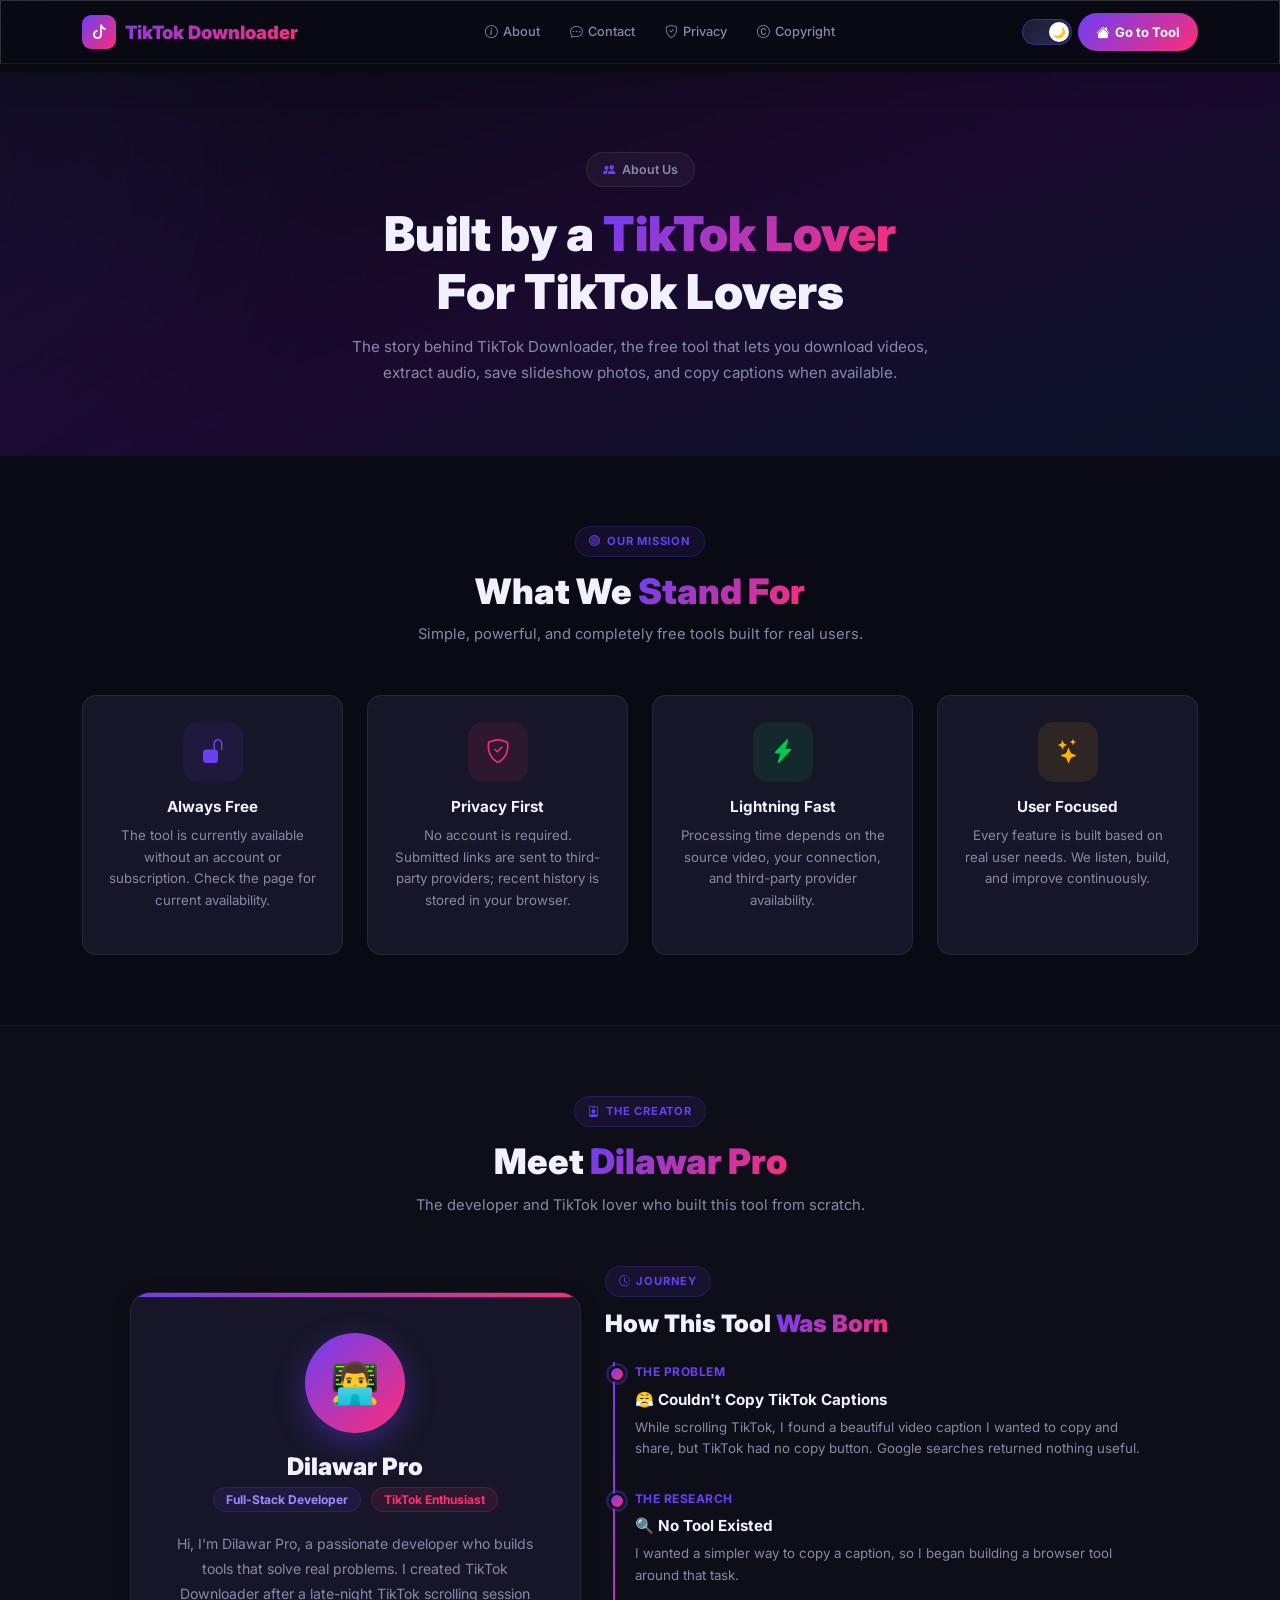
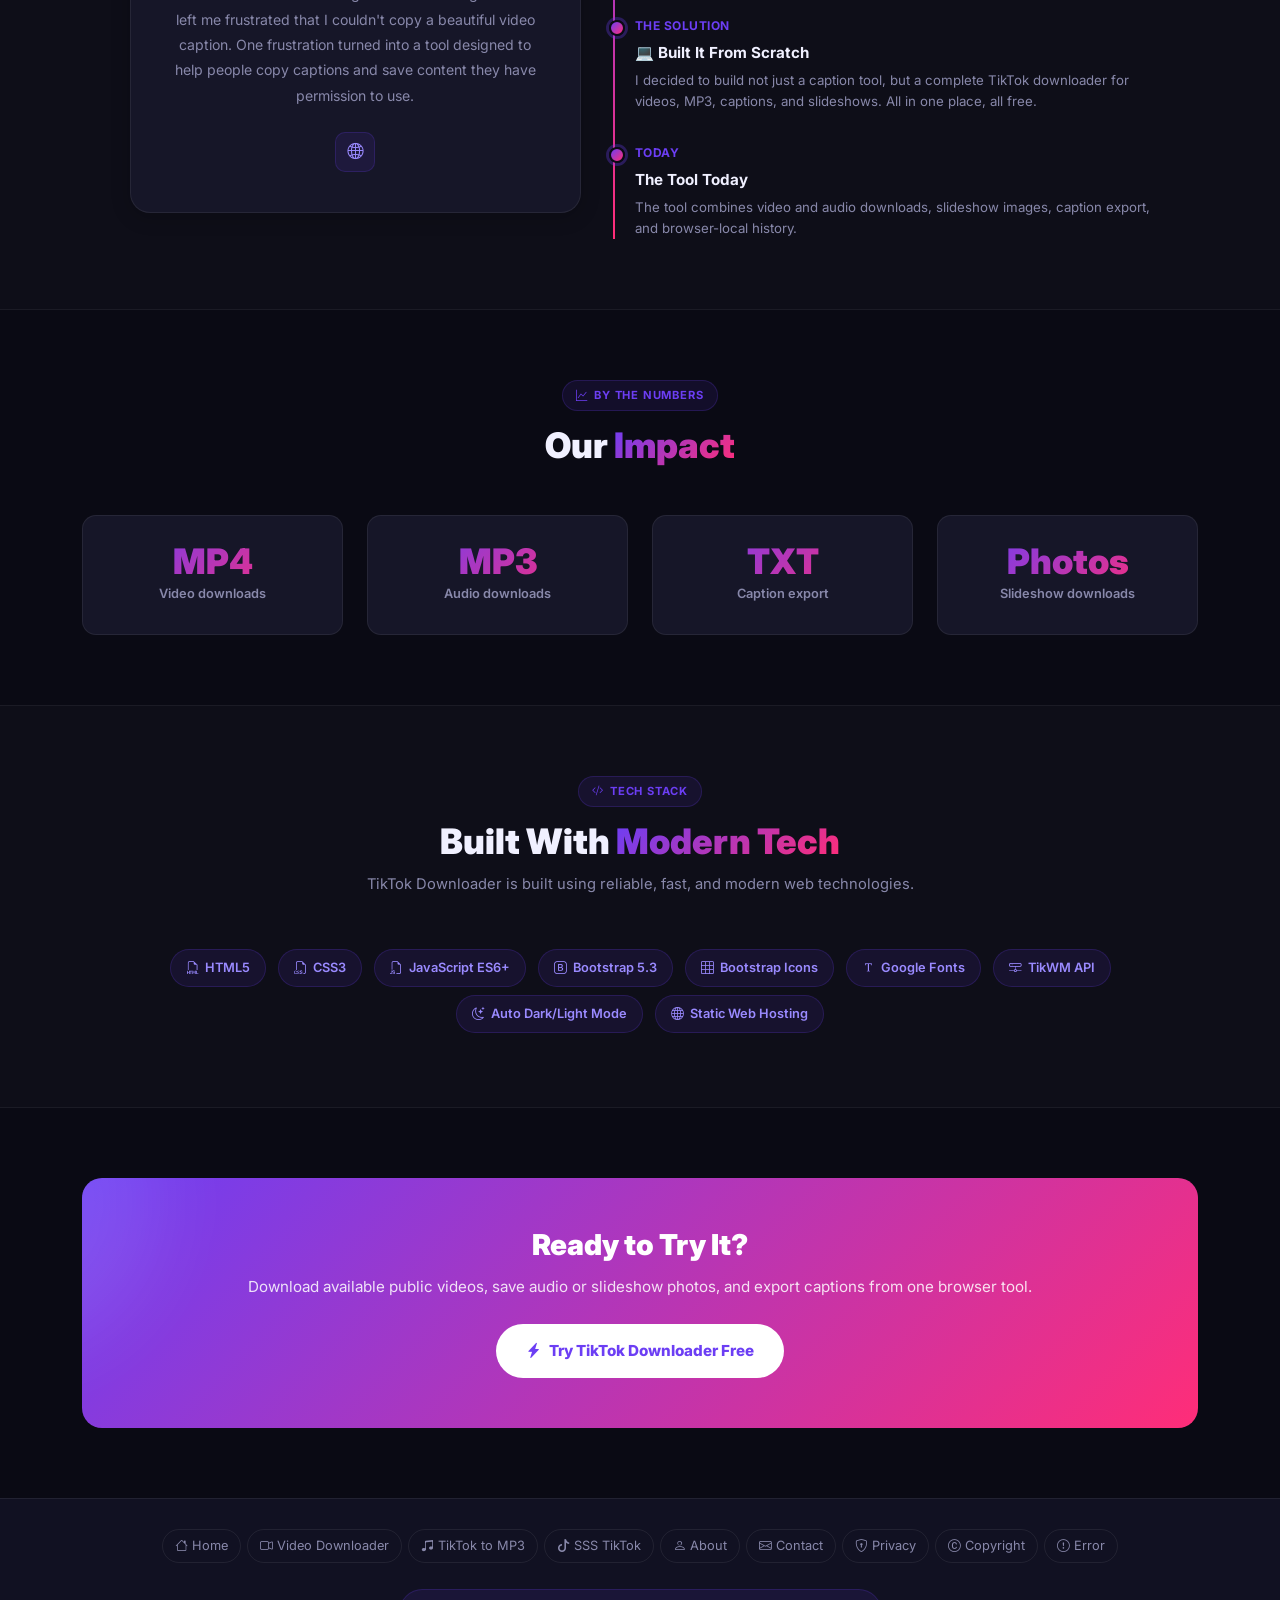
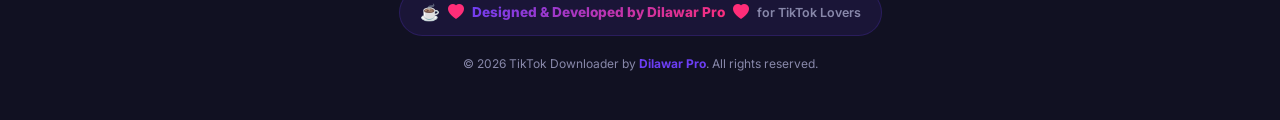
<file: about.html>
<!DOCTYPE html>
<html lang="en" data-theme="dark">
<head>
    <meta charset="UTF-8">
    <meta name="viewport" content="width=device-width, initial-scale=1.0">
    <title>About Us - TikTok Downloader by Dilawar Pro</title>
    <meta name="description" content="Learn who built TikTok Downloader, why it was created, what the browser tool supports, and how its third-party processing and local history work.">
    <meta name="robots" content="index, follow">
    <link rel="canonical" href="https://tiktokvideodownload.app/about.html">
    <link href="https://cdn.jsdelivr.net/npm/bootstrap@5.3.3/dist/css/bootstrap.min.css" rel="stylesheet">
    <link href="https://cdn.jsdelivr.net/npm/bootstrap-icons@1.11.3/font/bootstrap-icons.min.css" rel="stylesheet">
    <link href="https://fonts.googleapis.com/css2?family=Inter:wght@300;400;500;600;700;800;900&display=swap" rel="stylesheet">
    <style>
        :root { --primary:#6C3EF4; --secondary:#FF2D78; --accent:#00D4FF; --success:#00C853; --warning:#FFB300; --gradient:linear-gradient(135deg,#6C3EF4 0%,#FF2D78 100%); --gradient-btn:linear-gradient(135deg,#6C3EF4,#FF2D78); --font:'Inter',sans-serif; --radius:20px; --radius-md:14px; --radius-sm:10px; --transition:all 0.3s cubic-bezier(0.4,0,0.2,1); }
        [data-theme="dark"] { --bg:#0A0A14; --bg-secondary:#111122; --bg-card:#161628; --bg-input:rgba(255,255,255,0.06); --border-light:rgba(255,255,255,0.07); --text:#F0F0FF; --text-muted:#8888AA; --nav-bg:rgba(10,10,20,0.95); --shadow-card:0 4px 20px rgba(0,0,0,0.2); --glass:rgba(255,255,255,0.04); --glass-border:rgba(255,255,255,0.08); --section-alt:rgba(255,255,255,0.015); --tag-bg:rgba(108,62,244,0.1); --tag-border:rgba(108,62,244,0.2); --tag-color:#9A8AFF; }
        [data-theme="light"] { --bg:#F5F4FF; --bg-secondary:#EDEAFF; --bg-card:#FFFFFF; --bg-input:rgba(108,62,244,0.05); --border-light:rgba(108,62,244,0.08); --text:#1A1040; --text-muted:#6B5B95; --nav-bg:rgba(245,244,255,0.97); --shadow-card:0 4px 20px rgba(108,62,244,0.06); --glass:rgba(255,255,255,0.75); --glass-border:rgba(108,62,244,0.12); --section-alt:rgba(108,62,244,0.025); --tag-bg:rgba(108,62,244,0.07); --tag-border:rgba(108,62,244,0.14); --tag-color:#5429D4; }
        *,*::before,*::after{margin:0;padding:0;box-sizing:border-box;min-width:0;} html{scroll-behavior:smooth;width:100%;max-width:100vw;overflow-x:hidden;} body{font-family:var(--font);background:var(--bg);color:var(--text);width:100%;max-width:100vw;min-width:0;overflow-x:hidden;padding-top:calc(72px + env(safe-area-inset-top));line-height:1.7;transition:background 0.4s ease,color 0.4s ease;} ::selection{background:var(--primary);color:#fff;} ::-webkit-scrollbar{width:5px;} ::-webkit-scrollbar-track{background:var(--bg);} ::-webkit-scrollbar-thumb{background:var(--primary);border-radius:3px;} a{text-decoration:none;color:inherit;}

        .main-nav{background:var(--nav-bg);border:1px solid rgba(255,255,255,0.16);backdrop-filter:blur(24px);border-bottom:1px solid var(--border-light);box-shadow:0 12px 35px rgba(0,0,0,0.12);padding:12px 0;position:fixed;top:0;left:0;right:0;width:100%;z-index:1000;transition:var(--transition);background-clip:padding-box;}
        .brand{display:flex;align-items:center;gap:9px;font-size:1.15rem;font-weight:900;background:var(--gradient);-webkit-background-clip:text;-webkit-text-fill-color:transparent;background-clip:text;}
        .brand-ico{width:34px;height:34px;background:var(--gradient);border-radius:9px;display:flex;align-items:center;justify-content:center;color:white;font-size:0.9rem;-webkit-text-fill-color:white;flex-shrink:0;}
        .nav-center{display:flex;align-items:center;gap:2px;flex:1;justify-content:center;}
        .nav-link-item{color:var(--text-muted);font-weight:500;font-size:0.8rem;padding:6px 14px;border-radius:8px;transition:var(--transition);display:flex;align-items:center;gap:5px;text-decoration:none;}
        .nav-link-item:hover{color:var(--primary);background:var(--tag-bg);}
        .nav-links{display:flex;align-items:center;gap:6px;}
        .btn-home{display:inline-flex;align-items:center;gap:6px;background:var(--gradient-btn);color:white !important;-webkit-text-fill-color:white;border:none;border-radius:50px;padding:8px 18px;font-weight:700;font-size:0.82rem;transition:var(--transition);cursor:pointer;}
        .btn-home:hover{transform:translateY(-2px);box-shadow:0 8px 25px rgba(108,62,244,0.4);color:white;}
        .theme-toggle{display:inline-flex;align-items:center;gap:8px;cursor:pointer;}
        .tt-track{width:50px;height:26px;border-radius:50px;position:relative;transition:var(--transition);border:1.5px solid var(--border-light);flex-shrink:0;}
        [data-theme="dark"] .tt-track{background:linear-gradient(135deg,#1C1C35,#2D2D55);border-color:rgba(108,62,244,0.4);}
        [data-theme="light"] .tt-track{background:linear-gradient(135deg,#FFD700,#FFA500);border-color:#FFB300;}
        .tt-thumb{width:20px;height:20px;background:#fff;border-radius:50%;position:absolute;top:2px;left:2px;transition:var(--transition);display:flex;align-items:center;justify-content:center;font-size:11px;box-shadow:0 2px 6px rgba(0,0,0,0.2);}
        [data-theme="dark"] .tt-thumb{transform:translateX(24px);}

        .page-hero{background:linear-gradient(160deg,#0A0A14 0%,#1A0A2E 50%,#0A1428 100%);padding:80px 0 70px;position:relative;overflow:hidden;text-align:center;}
        [data-theme="light"] .page-hero{background:linear-gradient(160deg,#EDE9FF 0%,#F5E6FF 50%,#E8F0FF 100%);}
        .page-hero::before{content:'';position:absolute;top:-50%;left:-30%;width:600px;height:600px;background:var(--primary);border-radius:50%;filter:blur(120px);opacity:0.08;}
        .page-hero-inner{position:relative;z-index:2;}
        .page-badge{display:inline-flex;align-items:center;gap:7px;background:var(--glass);border:1px solid var(--glass-border);border-radius:50px;padding:6px 16px;font-size:0.78rem;font-weight:600;color:var(--text-muted);margin-bottom:18px;}
        .page-title{font-size:clamp(2rem,4vw,3rem);font-weight:900;margin-bottom:14px;}
        .text-gradient{background:var(--gradient);-webkit-background-clip:text;-webkit-text-fill-color:transparent;background-clip:text;}
        .page-subtitle{color:var(--text-muted);font-size:0.95rem;max-width:600px;margin:0 auto;}

        .section-pad{padding:70px 0;}
        .section-alt{background:var(--section-alt);}
        .divider{height:1px;background:var(--border-light);}
        .section-label{display:inline-flex;align-items:center;gap:6px;background:var(--tag-bg);border:1px solid var(--tag-border);color:var(--primary);padding:5px 13px;border-radius:50px;font-size:0.7rem;font-weight:700;text-transform:uppercase;letter-spacing:0.8px;margin-bottom:13px;}
        .section-title{font-size:clamp(1.6rem,3vw,2.2rem);font-weight:900;line-height:1.2;margin-bottom:10px;}
        .section-desc{color:var(--text-muted);font-size:0.92rem;max-width:560px;margin:0 auto;}

        /* ABOUT CARD */
        .about-card{background:var(--bg-card);border:1px solid var(--border-light);border-radius:var(--radius);padding:36px;box-shadow:var(--shadow-card);height:100%;transition:var(--transition);}
        .about-card:hover{box-shadow:0 8px 30px rgba(108,62,244,0.12);transform:translateY(-3px);}

        /* CREATOR */
        .creator-card{background:var(--bg-card);border:1px solid var(--border-light);border-radius:var(--radius);padding:40px;box-shadow:var(--shadow-card);text-align:center;position:relative;overflow:hidden;}
        .creator-card::before{content:'';position:absolute;top:0;left:0;right:0;height:4px;background:var(--gradient);}
        .creator-avatar{width:100px;height:100px;background:var(--gradient);border-radius:50%;display:flex;align-items:center;justify-content:center;font-size:2.5rem;margin:0 auto 20px;box-shadow:0 10px 30px rgba(108,62,244,0.4);}
        .creator-name{font-size:1.5rem;font-weight:900;margin-bottom:5px;}
        .creator-role{color:var(--text-muted);font-size:0.88rem;margin-bottom:20px;}
        .creator-bio{color:var(--text-muted);font-size:0.88rem;line-height:1.8;margin-bottom:24px;}
        .social-links{display:flex;gap:10px;justify-content:center;}
        .soc-btn{width:40px;height:40px;background:var(--tag-bg);border:1px solid var(--tag-border);border-radius:10px;display:flex;align-items:center;justify-content:center;color:var(--tag-color);font-size:1rem;transition:var(--transition);}
        .soc-btn:hover{background:var(--primary);color:white;border-color:var(--primary);transform:translateY(-3px);}

        /* TIMELINE */
        .timeline{position:relative;padding-left:30px;}
        .timeline::before{content:'';position:absolute;left:8px;top:0;bottom:0;width:2px;background:linear-gradient(to bottom,var(--primary),var(--secondary));}
        .timeline-item{position:relative;margin-bottom:30px;}
        .timeline-item:last-child{margin-bottom:0;}
        .timeline-dot{position:absolute;left:-26px;top:4px;width:16px;height:16px;background:var(--gradient-btn);border-radius:50%;border:2px solid var(--bg);box-shadow:0 0 0 3px rgba(108,62,244,0.3);}
        .timeline-year{font-size:0.75rem;font-weight:700;color:var(--primary);text-transform:uppercase;letter-spacing:0.5px;margin-bottom:4px;}
        .timeline-title{font-size:0.95rem;font-weight:700;color:var(--text);margin-bottom:4px;}
        .timeline-desc{font-size:0.83rem;color:var(--text-muted);line-height:1.6;}

        /* MISSION CARDS */
        .mission-card{background:var(--bg-card);border:1px solid var(--border-light);border-radius:var(--radius-md);padding:26px;text-align:center;transition:var(--transition);height:100%;}
        .mission-card:hover{border-color:rgba(108,62,244,0.3);transform:translateY(-4px);box-shadow:0 12px 35px rgba(108,62,244,0.12);}
        .mission-icon{width:60px;height:60px;border-radius:15px;display:flex;align-items:center;justify-content:center;margin:0 auto 16px;font-size:1.5rem;}
        .mi-1{background:rgba(108,62,244,0.1);color:var(--primary);}
        .mi-2{background:rgba(255,45,120,0.1);color:var(--secondary);}
        .mi-3{background:rgba(0,200,83,0.1);color:var(--success);}
        .mi-4{background:rgba(255,179,0,0.1);color:var(--warning);}
        .mission-title{font-size:0.95rem;font-weight:700;margin-bottom:8px;color:var(--text);}
        .mission-desc{font-size:0.83rem;color:var(--text-muted);line-height:1.65;}

        /* STATS */
        .stat-card{background:var(--bg-card);border:1px solid var(--border-light);border-radius:var(--radius-md);padding:28px;text-align:center;transition:var(--transition);}
        .stat-card:hover{border-color:rgba(108,62,244,0.3);transform:translateY(-3px);}
        .stat-num{font-size:2.2rem;font-weight:900;background:var(--gradient);-webkit-background-clip:text;-webkit-text-fill-color:transparent;background-clip:text;display:block;line-height:1;}
        .stat-lbl{font-size:0.8rem;color:var(--text-muted);font-weight:600;margin-top:5px;}

        /* TECH STACK */
        .tech-tag{display:inline-flex;align-items:center;gap:6px;background:var(--tag-bg);border:1px solid var(--tag-border);color:var(--tag-color);padding:7px 15px;border-radius:50px;font-size:0.8rem;font-weight:600;margin:4px;transition:var(--transition);}
        .tech-tag:hover{background:var(--primary);color:white;border-color:var(--primary);}

        /* CTA */
        .cta-section{background:var(--gradient-btn);border-radius:var(--radius);padding:50px;text-align:center;position:relative;overflow:hidden;}
        .cta-section::before{content:'';position:absolute;top:-50%;left:-20%;width:300px;height:300px;background:rgba(255,255,255,0.1);border-radius:50%;filter:blur(40px);}
        .cta-title{font-size:1.8rem;font-weight:900;color:white;margin-bottom:12px;}
        .cta-desc{color:rgba(255,255,255,0.85);font-size:0.95rem;margin-bottom:24px;}
        .btn-cta-white{display:inline-flex;align-items:center;gap:8px;background:white;color:var(--primary);border:none;border-radius:50px;padding:14px 30px;font-weight:800;font-size:0.95rem;transition:var(--transition);cursor:pointer;}
        .btn-cta-white:hover{transform:translateY(-2px);box-shadow:0 10px 30px rgba(0,0,0,0.2);}

        .page-footer{background:var(--bg-secondary);border-top:1px solid var(--border-light);padding:30px 0;text-align:center;}
        .footer-links{display:flex;flex-wrap:wrap;gap:6px;justify-content:center;margin-bottom:16px;}
        .footer-link{color:var(--text-muted);font-size:0.8rem;padding:5px 12px;border-radius:20px;transition:var(--transition);border:1px solid var(--border-light);}
        .footer-link:hover{color:var(--primary);border-color:var(--primary);background:var(--tag-bg);}
        .watermark-wrap{display:inline-flex;align-items:center;gap:8px;background:var(--tag-bg);border:1px solid var(--tag-border);border-radius:50px;padding:9px 20px;margin:10px 0;transition:var(--transition);}
        .watermark-wrap:hover{background:var(--gradient-btn);border-color:transparent;transform:scale(1.02);}
        .watermark-wrap:hover .wm-text{-webkit-text-fill-color:white;}
        .watermark-wrap:hover .wm-heart{color:white;}
        .wm-text{background:var(--gradient);-webkit-background-clip:text;-webkit-text-fill-color:transparent;background-clip:text;font-weight:800;font-size:0.85rem;}
        .wm-heart{color:var(--secondary);animation:heartbeat 1.3s ease-in-out infinite;}
        .wm-coffee{color:#FFB300;}
        @keyframes heartbeat{0%,100%{transform:scale(1);}25%{transform:scale(1.3);}75%{transform:scale(1.15);}}
        @keyframes fadeInUp{from{opacity:0;transform:translateY(20px);}to{opacity:1;transform:translateY(0);}}
        .fade-in{animation:fadeInUp 0.6s ease both;}
    </style>
</head>
<body>

<!-- NAVBAR -->
<nav class="main-nav" role="navigation" aria-label="Main navigation">
    <div class="container">
        <div class="d-flex align-items-center justify-content-between gap-2">
            <a href="./index.html" class="brand">
                <span class="brand-ico"><i class="bi bi-tiktok"></i></span>
                TikTok Downloader
            </a>
            <div class="nav-center">
                <a href="./about.html" class="nav-link-item"><i class="bi bi-info-circle"></i> About</a>
                <a href="./contact.html" class="nav-link-item"><i class="bi bi-chat-dots"></i> Contact</a>
                <a href="./privacy-policy.html" class="nav-link-item"><i class="bi bi-shield-check"></i> Privacy</a>
                <a href="./copyright.html" class="nav-link-item"><i class="bi bi-c-circle"></i> Copyright</a>
            </div>
            <div class="nav-links">
                <div class="theme-toggle" onclick="toggleTheme()" tabindex="0" role="switch" aria-label="Toggle theme">
                    <div class="tt-track"><div class="tt-thumb" id="ttThumb"><span id="ttEmoji">🌙</span></div></div>
                </div>
                <a href="./index.html" class="btn-home">
                    <i class="bi bi-house-fill"></i> Go to Tool
                </a>
            </div>
        </div>
    </div>
</nav>

<!-- HERO -->
<section class="page-hero" aria-labelledby="about-title">
    <div class="container page-hero-inner">
        <div class="page-badge"><i class="bi bi-people-fill" style="color:var(--primary);"></i> About Us</div>
        <h1 class="page-title" id="about-title">
            Built by a <span class="text-gradient">TikTok Lover</span><br>For TikTok Lovers
        </h1>
        <p class="page-subtitle">
            The story behind TikTok Downloader, the free tool that lets you download videos,
            extract audio, save slideshow photos, and copy captions when available.
        </p>
    </div>
</section>

<!-- MISSION -->
<section class="section-pad">
    <div class="container">
        <div class="text-center mb-5">
            <span class="section-label"><i class="bi bi-bullseye"></i> Our Mission</span>
            <h2 class="section-title">What We <span class="text-gradient">Stand For</span></h2>
            <p class="section-desc">Simple, powerful, and completely free tools built for real users.</p>
        </div>
        <div class="row g-4">
            <div class="col-sm-6 col-lg-3">
                <div class="mission-card">
                    <div class="mission-icon mi-1"><i class="bi bi-unlock-fill"></i></div>
                    <h3 class="mission-title">Always Free</h3>
                    <p class="mission-desc">The tool is currently available without an account or subscription. Check the page for current availability.</p>
                </div>
            </div>
            <div class="col-sm-6 col-lg-3">
                <div class="mission-card">
                    <div class="mission-icon mi-2"><i class="bi bi-shield-check"></i></div>
                    <h3 class="mission-title">Privacy First</h3>
                    <p class="mission-desc">No account is required. Submitted links are sent to third-party providers; recent history is stored in your browser.</p>
                </div>
            </div>
            <div class="col-sm-6 col-lg-3">
                <div class="mission-card">
                    <div class="mission-icon mi-3"><i class="bi bi-lightning-charge-fill"></i></div>
                    <h3 class="mission-title">Lightning Fast</h3>
                    <p class="mission-desc">Processing time depends on the source video, your connection, and third-party provider availability.</p>
                </div>
            </div>
            <div class="col-sm-6 col-lg-3">
                <div class="mission-card">
                    <div class="mission-icon mi-4"><i class="bi bi-stars"></i></div>
                    <h3 class="mission-title">User Focused</h3>
                    <p class="mission-desc">Every feature is built based on real user needs. We listen, build, and improve continuously.</p>
                </div>
            </div>
        </div>
    </div>
</section>

<div class="divider"></div>

<!-- CREATOR -->
<section class="section-pad section-alt">
    <div class="container">
        <div class="text-center mb-5">
            <span class="section-label"><i class="bi bi-person-badge"></i> The Creator</span>
            <h2 class="section-title">Meet <span class="text-gradient">Dilawar Pro</span></h2>
            <p class="section-desc">The developer and TikTok lover who built this tool from scratch.</p>
        </div>
        <div class="row g-4 align-items-center justify-content-center">
            <div class="col-lg-5">
                <div class="creator-card">
                    <div class="creator-avatar">👨‍💻</div>
                    <h2 class="creator-name">Dilawar Pro</h2>
                    <div class="creator-role">
                        <span style="background:var(--tag-bg);border:1px solid var(--tag-border);color:var(--tag-color);padding:4px 12px;border-radius:50px;font-size:0.75rem;font-weight:700;">Full-Stack Developer</span>
                        <span style="background:rgba(255,45,120,0.1);border:1px solid rgba(255,45,120,0.2);color:var(--secondary);padding:4px 12px;border-radius:50px;font-size:0.75rem;font-weight:700;margin-left:6px;">TikTok Enthusiast</span>
                    </div>
                    <p class="creator-bio">
                        Hi, I'm Dilawar Pro, a passionate developer who builds tools that solve real problems.
                        I created TikTok Downloader after a late-night TikTok scrolling session left me frustrated
                        that I couldn't copy a beautiful video caption. One frustration turned into a tool
                        designed to help people copy captions and save content they have permission to use.
                    </p>
                    <div class="social-links">
                        <a href="https://dilawarpro.com" target="_blank" rel="noopener" class="soc-btn" aria-label="Website"><i class="bi bi-globe2"></i></a>
                    </div>
                </div>
            </div>
            <div class="col-lg-6">
                <span class="section-label"><i class="bi bi-clock-history"></i> Journey</span>
                <h3 class="section-title" style="font-size:1.5rem;margin-bottom:24px;">How This Tool <span class="text-gradient">Was Born</span></h3>
                <div class="timeline">
                    <div class="timeline-item">
                        <div class="timeline-dot"></div>
                        <div class="timeline-year">The Problem</div>
                        <div class="timeline-title">😤 Couldn't Copy TikTok Captions</div>
                        <div class="timeline-desc">While scrolling TikTok, I found a beautiful video caption I wanted to copy and share, but TikTok had no copy button. Google searches returned nothing useful.</div>
                    </div>
                    <div class="timeline-item">
                        <div class="timeline-dot"></div>
                        <div class="timeline-year">The Research</div>
                        <div class="timeline-title">🔍 No Tool Existed</div>
                        <div class="timeline-desc">I wanted a simpler way to copy a caption, so I began building a browser tool around that task.</div>
                    </div>
                    <div class="timeline-item">
                        <div class="timeline-dot"></div>
                        <div class="timeline-year">The Solution</div>
                        <div class="timeline-title">💻 Built It From Scratch</div>
                        <div class="timeline-desc">I decided to build not just a caption tool, but a complete TikTok downloader for videos, MP3, captions, and slideshows. All in one place, all free.</div>
                    </div>
                    <div class="timeline-item">
                        <div class="timeline-dot"></div>
                        <div class="timeline-year">Today</div>
                        <div class="timeline-title">The Tool Today</div>
                        <div class="timeline-desc">The tool combines video and audio downloads, slideshow images, caption export, and browser-local history.</div>
                    </div>
                </div>
            </div>
        </div>
    </div>
</section>

<div class="divider"></div>

<!-- STATS -->
<section class="section-pad">
    <div class="container">
        <div class="text-center mb-5">
            <span class="section-label"><i class="bi bi-graph-up"></i> By The Numbers</span>
            <h2 class="section-title">Our <span class="text-gradient">Impact</span></h2>
        </div>
        <div class="row g-4">
            <div class="col-6 col-md-3"><div class="stat-card"><span class="stat-num">MP4</span><span class="stat-lbl">Video downloads</span></div></div>
            <div class="col-6 col-md-3"><div class="stat-card"><span class="stat-num">MP3</span><span class="stat-lbl">Audio downloads</span></div></div>
            <div class="col-6 col-md-3"><div class="stat-card"><span class="stat-num">TXT</span><span class="stat-lbl">Caption export</span></div></div>
            <div class="col-6 col-md-3"><div class="stat-card"><span class="stat-num">Photos</span><span class="stat-lbl">Slideshow downloads</span></div></div>
        </div>
    </div>
</section>

<div class="divider"></div>

<!-- TECH STACK -->
<section class="section-pad section-alt">
    <div class="container">
        <div class="text-center mb-5">
            <span class="section-label"><i class="bi bi-code-slash"></i> Tech Stack</span>
            <h2 class="section-title">Built With <span class="text-gradient">Modern Tech</span></h2>
            <p class="section-desc">TikTok Downloader is built using reliable, fast, and modern web technologies.</p>
        </div>
        <div class="text-center">
            <span class="tech-tag"><i class="bi bi-filetype-html"></i> HTML5</span>
            <span class="tech-tag"><i class="bi bi-filetype-css"></i> CSS3</span>
            <span class="tech-tag"><i class="bi bi-filetype-js"></i> JavaScript ES6+</span>
            <span class="tech-tag"><i class="bi bi-bootstrap"></i> Bootstrap 5.3</span>
            <span class="tech-tag"><i class="bi bi-grid-3x3"></i> Bootstrap Icons</span>
            <span class="tech-tag"><i class="bi bi-fonts"></i> Google Fonts</span>
            <span class="tech-tag"><i class="bi bi-hdd-network"></i> TikWM API</span>
            <span class="tech-tag"><i class="bi bi-moon-stars"></i> Auto Dark/Light Mode</span>
            <span class="tech-tag"><i class="bi bi-globe"></i> Static Web Hosting</span>
        </div>
    </div>
</section>

<div class="divider"></div>

<!-- CTA -->
<section class="section-pad">
    <div class="container">
        <div class="cta-section">
            <div style="position:relative;z-index:1;">
                <h2 class="cta-title">Ready to Try It?</h2>
                <p class="cta-desc">Download available public videos, save audio or slideshow photos, and export captions from one browser tool.</p>
                <a href="https://tiktokvideodownload.app/" class="btn-cta-white">
                    <i class="bi bi-lightning-charge-fill"></i> Try TikTok Downloader Free
                </a>
            </div>
        </div>
    </div>
</section>

<!-- FOOTER -->
<footer class="page-footer" role="contentinfo">
    <div class="container">
        <div class="footer-links">
            <a href="./index.html" class="footer-link"><i class="bi bi-house"></i> Home</a>
            <a href="./tiktok-downloader.html" class="footer-link"><i class="bi bi-camera-video"></i> Video Downloader</a>
            <a href="./tiktok-mp3.html" class="footer-link"><i class="bi bi-music-note-beamed"></i> TikTok to MP3</a>
            <a href="./ssstiktok.html" class="footer-link"><i class="bi bi-tiktok"></i> SSS TikTok</a>
            <a href="./about.html" class="footer-link"><i class="bi bi-person"></i> About</a>
            <a href="./contact.html" class="footer-link"><i class="bi bi-envelope"></i> Contact</a>
            <a href="./privacy-policy.html" class="footer-link"><i class="bi bi-shield-lock"></i> Privacy</a>
            <a href="./copyright.html" class="footer-link"><i class="bi bi-c-circle"></i> Copyright</a>
            <a href="./404.html" class="footer-link"><i class="bi bi-exclamation-circle"></i> Error</a>
        </div>
        <a href="https://dilawarpro.com" target="_blank" rel="noopener" class="watermark-wrap">
            <span class="wm-coffee">☕</span>
            <i class="bi bi-heart-fill wm-heart"></i>
            <span class="wm-text">Designed &amp; Developed by Dilawar Pro</span>
            <i class="bi bi-heart-fill wm-heart"></i>
            <span style="font-size:0.78rem;color:var(--text-muted);font-weight:600;">for TikTok Lovers</span>
        </a>
        <p style="font-size:0.75rem;color:var(--text-muted);margin-top:8px;">
            © <span id="yr"></span> TikTok Downloader by <a href="https://dilawarpro.com" target="_blank" rel="noopener" style="color:var(--primary);font-weight:700;">Dilawar Pro</a>. All rights reserved.
        </p>
    </div>
</footer>

<script>
    document.getElementById('yr').textContent = new Date().getFullYear();
    const savedTheme = localStorage.getItem('tt-theme') || 'dark';
    document.documentElement.setAttribute('data-theme', savedTheme);
    document.getElementById('ttEmoji').textContent = savedTheme === 'dark' ? '🌙' : '☀️';
    function toggleTheme() {
        const cur = document.documentElement.getAttribute('data-theme');
        const next = cur === 'dark' ? 'light' : 'dark';
        document.documentElement.setAttribute('data-theme', next);
        document.getElementById('ttEmoji').textContent = next === 'dark' ? '🌙' : '☀️';
        localStorage.setItem('tt-theme', next);
    }
    // Stats counter
    const obs = new IntersectionObserver(entries => {
        entries.forEach(e => {
            if (e.isIntersecting) {
                const el = e.target, target = parseInt(el.dataset.target), suffix = el.dataset.suffix || '';
                let cur = 0; const step = target / (1800/16);
                const t = setInterval(() => { cur = Math.min(cur+step,target); el.textContent = Math.floor(cur)+suffix; if(cur>=target) clearInterval(t); }, 16);
                obs.unobserve(el);
            }
        });
    }, { threshold: 0.5 });
    document.querySelectorAll('[data-target]').forEach(el => obs.observe(el));
</script>
</body>
</html>
</file>
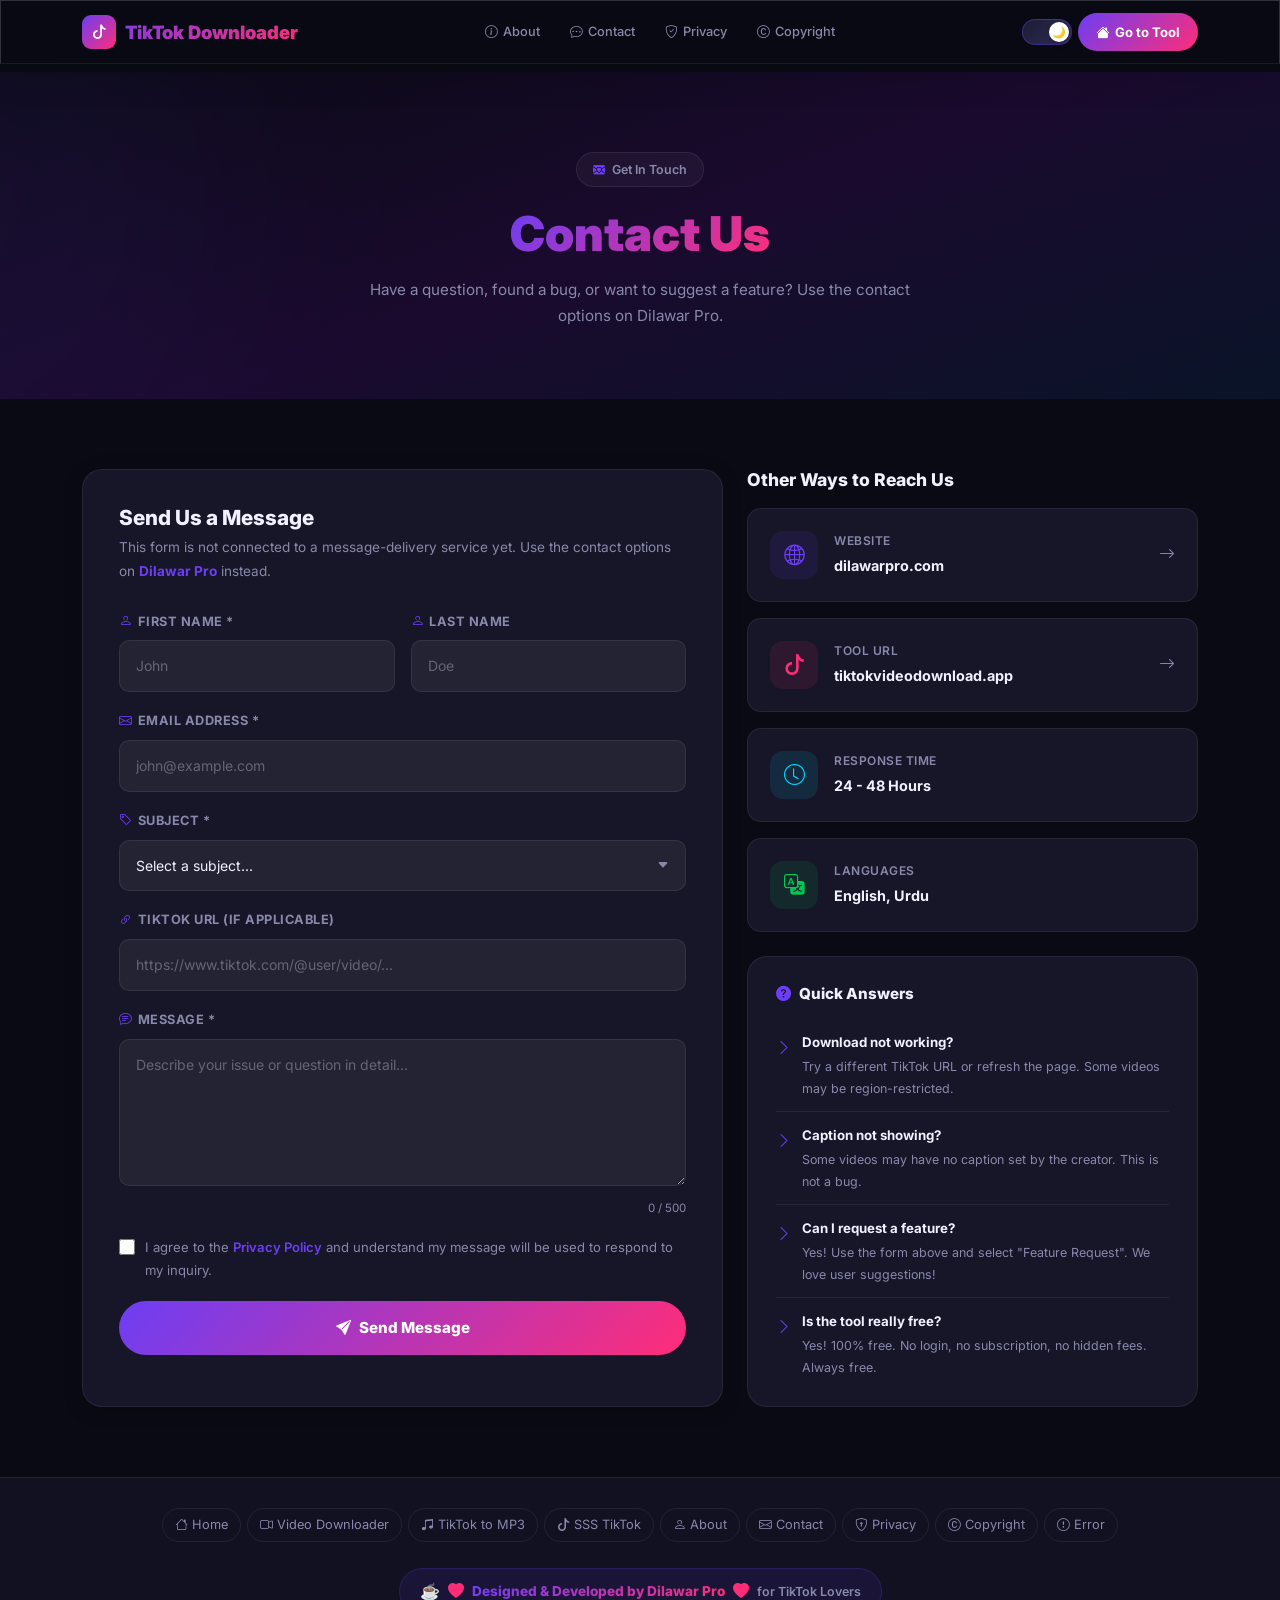
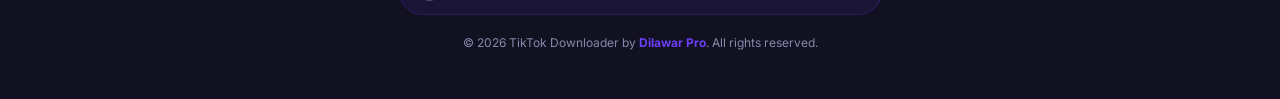
<file: contact.html>
<!DOCTYPE html>
<html lang="en" data-theme="dark">
<head>
    <meta charset="UTF-8">
    <meta name="viewport" content="width=device-width, initial-scale=1.0">
    <title>Contact Us - TikTok Downloader by Dilawar Pro</title>
    <meta name="description" content="Contact TikTok Downloader by Dilawar Pro. Get help, report issues, suggest features, or send feedback about tiktokvideodownload.app">
    <meta name="robots" content="index, follow">
    <link rel="canonical" href="https://tiktokvideodownload.app/contact.html">
    <link href="https://cdn.jsdelivr.net/npm/bootstrap@5.3.3/dist/css/bootstrap.min.css" rel="stylesheet">
    <link href="https://cdn.jsdelivr.net/npm/bootstrap-icons@1.11.3/font/bootstrap-icons.min.css" rel="stylesheet">
    <link href="https://fonts.googleapis.com/css2?family=Inter:wght@300;400;500;600;700;800;900&display=swap" rel="stylesheet">
    <style>
        :root{--primary:#6C3EF4;--secondary:#FF2D78;--accent:#00D4FF;--success:#00C853;--warning:#FFB300;--gradient:linear-gradient(135deg,#6C3EF4 0%,#FF2D78 100%);--gradient-btn:linear-gradient(135deg,#6C3EF4,#FF2D78);--font:'Inter',sans-serif;--radius:20px;--radius-md:14px;--radius-sm:10px;--transition:all 0.3s cubic-bezier(0.4,0,0.2,1);}
        [data-theme="dark"]{--bg:#0A0A14;--bg-secondary:#111122;--bg-card:#161628;--bg-input:rgba(255,255,255,0.06);--bg-input-focus:rgba(255,255,255,0.10);--border-light:rgba(255,255,255,0.07);--border:rgba(108,62,244,0.2);--text:#F0F0FF;--text-muted:#8888AA;--nav-bg:rgba(10,10,20,0.95);--shadow-card:0 4px 20px rgba(0,0,0,0.2);--glass:rgba(255,255,255,0.04);--glass-border:rgba(255,255,255,0.08);--section-alt:rgba(255,255,255,0.015);--tag-bg:rgba(108,62,244,0.1);--tag-border:rgba(108,62,244,0.2);--tag-color:#9A8AFF;--placeholder:rgba(255,255,255,0.3);}
        [data-theme="light"]{--bg:#F5F4FF;--bg-secondary:#EDEAFF;--bg-card:#FFFFFF;--bg-input:rgba(108,62,244,0.05);--bg-input-focus:rgba(108,62,244,0.09);--border-light:rgba(108,62,244,0.08);--border:rgba(108,62,244,0.15);--text:#1A1040;--text-muted:#6B5B95;--nav-bg:rgba(245,244,255,0.97);--shadow-card:0 4px 20px rgba(108,62,244,0.06);--glass:rgba(255,255,255,0.75);--glass-border:rgba(108,62,244,0.12);--section-alt:rgba(108,62,244,0.025);--tag-bg:rgba(108,62,244,0.07);--tag-border:rgba(108,62,244,0.14);--tag-color:#5429D4;--placeholder:rgba(108,62,244,0.35);}
        *,*::before,*::after{margin:0;padding:0;box-sizing:border-box;min-width:0;}html{scroll-behavior:smooth;width:100%;max-width:100vw;overflow-x:hidden;}body{font-family:var(--font);background:var(--bg);color:var(--text);width:100%;max-width:100vw;min-width:0;overflow-x:hidden;padding-top:calc(72px + env(safe-area-inset-top));line-height:1.7;transition:background 0.4s ease,color 0.4s ease;}::selection{background:var(--primary);color:#fff;}::-webkit-scrollbar{width:5px;}::-webkit-scrollbar-track{background:var(--bg);}::-webkit-scrollbar-thumb{background:var(--primary);border-radius:3px;}a{text-decoration:none;color:inherit;}
        .main-nav{background:var(--nav-bg);border:1px solid rgba(255,255,255,0.16);backdrop-filter:blur(24px);border-bottom:1px solid var(--border-light);box-shadow:0 12px 35px rgba(0,0,0,0.12);padding:12px 0;position:fixed;top:0;left:0;right:0;width:100%;z-index:1000;background-clip:padding-box;}
        .brand{display:flex;align-items:center;gap:9px;font-size:1.15rem;font-weight:900;background:var(--gradient);-webkit-background-clip:text;-webkit-text-fill-color:transparent;background-clip:text;}
        .brand-ico{width:34px;height:34px;background:var(--gradient);border-radius:9px;display:flex;align-items:center;justify-content:center;color:white;font-size:0.9rem;-webkit-text-fill-color:white;flex-shrink:0;}
        .nav-center{display:flex;align-items:center;gap:2px;flex:1;justify-content:center;}
        .nav-link-item{color:var(--text-muted);font-weight:500;font-size:0.8rem;padding:6px 14px;border-radius:8px;transition:var(--transition);display:flex;align-items:center;gap:5px;text-decoration:none;}
        .nav-link-item:hover{color:var(--primary);background:var(--tag-bg);}
        .nav-links{display:flex;align-items:center;gap:6px;}
        .btn-home{display:inline-flex;align-items:center;gap:6px;background:var(--gradient-btn);color:white !important;-webkit-text-fill-color:white;border:none;border-radius:50px;padding:8px 18px;font-weight:700;font-size:0.82rem;transition:var(--transition);cursor:pointer;}
        .btn-home:hover{transform:translateY(-2px);box-shadow:0 8px 25px rgba(108,62,244,0.4);}
        .theme-toggle{display:inline-flex;align-items:center;gap:8px;cursor:pointer;}
        .tt-track{width:50px;height:26px;border-radius:50px;position:relative;border:1.5px solid var(--border-light);flex-shrink:0;transition:var(--transition);}
        [data-theme="dark"] .tt-track{background:linear-gradient(135deg,#1C1C35,#2D2D55);border-color:rgba(108,62,244,0.4);}
        [data-theme="light"] .tt-track{background:linear-gradient(135deg,#FFD700,#FFA500);border-color:#FFB300;}
        .tt-thumb{width:20px;height:20px;background:#fff;border-radius:50%;position:absolute;top:2px;left:2px;transition:var(--transition);display:flex;align-items:center;justify-content:center;font-size:11px;box-shadow:0 2px 6px rgba(0,0,0,0.2);}
        [data-theme="dark"] .tt-thumb{transform:translateX(24px);}
        .page-hero{background:linear-gradient(160deg,#0A0A14 0%,#1A0A2E 50%,#0A1428 100%);padding:80px 0 70px;position:relative;overflow:hidden;text-align:center;}
        [data-theme="light"] .page-hero{background:linear-gradient(160deg,#EDE9FF 0%,#F5E6FF 50%,#E8F0FF 100%);}
        .page-hero::before{content:'';position:absolute;top:-50%;left:-30%;width:600px;height:600px;background:var(--primary);border-radius:50%;filter:blur(120px);opacity:0.08;}
        .page-hero-inner{position:relative;z-index:2;}
        .page-badge{display:inline-flex;align-items:center;gap:7px;background:var(--glass);border:1px solid var(--glass-border);border-radius:50px;padding:6px 16px;font-size:0.78rem;font-weight:600;color:var(--text-muted);margin-bottom:18px;}
        .page-title{font-size:clamp(2rem,4vw,3rem);font-weight:900;margin-bottom:14px;}
        .text-gradient{background:var(--gradient);-webkit-background-clip:text;-webkit-text-fill-color:transparent;background-clip:text;}
        .page-subtitle{color:var(--text-muted);font-size:0.95rem;max-width:550px;margin:0 auto;}

        .content-wrap{padding:70px 0;}
        .contact-card{background:var(--bg-card);border:1px solid var(--border-light);border-radius:var(--radius);padding:36px;box-shadow:var(--shadow-card);height:100%;}
        .contact-info-card{background:var(--bg-card);border:1px solid var(--border-light);border-radius:var(--radius-md);padding:22px;display:flex;align-items:center;gap:16px;margin-bottom:16px;transition:var(--transition);text-decoration:none;color:var(--text);}
        .contact-info-card:hover{border-color:rgba(108,62,244,0.3);transform:translateY(-2px);box-shadow:0 8px 25px rgba(108,62,244,0.1);}
        .ci-icon{width:48px;height:48px;border-radius:13px;display:flex;align-items:center;justify-content:center;font-size:1.3rem;flex-shrink:0;}
        .ci-1{background:rgba(108,62,244,0.1);color:var(--primary);}
        .ci-2{background:rgba(255,45,120,0.1);color:var(--secondary);}
        .ci-3{background:rgba(0,212,255,0.1);color:var(--accent);}
        .ci-4{background:rgba(0,200,83,0.1);color:var(--success);}
        .ci-label{font-size:0.75rem;color:var(--text-muted);font-weight:600;text-transform:uppercase;letter-spacing:0.5px;margin-bottom:2px;}
        .ci-value{font-size:0.9rem;font-weight:700;color:var(--text);}

        /* FORM */
        .form-group{margin-bottom:18px;}
        .form-lbl{font-size:0.8rem;font-weight:700;color:var(--text-muted);text-transform:uppercase;letter-spacing:0.5px;margin-bottom:8px;display:flex;align-items:center;gap:5px;}
        .form-lbl i{color:var(--primary);}
        .form-ctrl{width:100%;background:var(--bg-input);border:1.5px solid var(--border-light);border-radius:var(--radius-sm);color:var(--text);padding:13px 16px;font-size:0.875rem;font-family:var(--font);transition:var(--transition);outline:none;}
        .form-ctrl::placeholder{color:var(--placeholder);}
        .form-ctrl:focus{background:var(--bg-input-focus);border-color:var(--primary);box-shadow:0 0 0 3px rgba(108,62,244,0.12);}
        .form-ctrl.valid{border-color:rgba(0,200,83,0.5);}
        .form-ctrl.error-field{border-color:rgba(255,45,120,0.5);}
        select.form-ctrl{cursor:pointer;appearance:none;background-image:url("data:image/svg+xml,%3Csvg xmlns='http://www.w3.org/2000/svg' width='12' height='12' fill='%238888AA' viewBox='0 0 16 16'%3E%3Cpath d='M7.247 11.14L2.451 5.658C1.885 5.013 2.345 4 3.204 4h9.592a1 1 0 0 1 .753 1.659l-4.796 5.48a1 1 0 0 1-1.506 0z'/%3E%3C/svg%3E");background-repeat:no-repeat;background-position:right 16px center;}
        textarea.form-ctrl{resize:vertical;min-height:130px;}
        .btn-submit{background:var(--gradient-btn);color:white;border:none;border-radius:50px;padding:14px 32px;font-weight:800;font-size:0.95rem;transition:var(--transition);cursor:pointer;display:flex;align-items:center;gap:8px;position:relative;overflow:hidden;width:100%;justify-content:center;}
        .btn-submit::after{content:'';position:absolute;inset:0;background:linear-gradient(90deg,transparent,rgba(255,255,255,0.15),transparent);transform:translateX(-100%);transition:0.5s;}
        .btn-submit:hover::after{transform:translateX(100%);}
        .btn-submit:hover{transform:translateY(-2px);box-shadow:0 12px 35px rgba(108,62,244,0.45);color:white;}
        .btn-submit:disabled{opacity:0.6;cursor:not-allowed;transform:none;}
        .error-msg{font-size:0.75rem;color:var(--secondary);margin-top:5px;display:none;}
        .success-banner{background:rgba(0,200,83,0.08);border:1px solid rgba(0,200,83,0.2);border-radius:var(--radius-md);padding:20px;text-align:center;display:none;margin-top:16px;}
        .success-banner i{font-size:2rem;color:var(--success);display:block;margin-bottom:8px;}
        .success-banner p{font-size:0.88rem;color:var(--text-muted);}

        /* FAQ BOX */
        .faq-quick{background:var(--bg-card);border:1px solid var(--border-light);border-radius:var(--radius);padding:28px;margin-top:24px;}
        .faq-q-item{padding:12px 0;border-bottom:1px solid var(--border-light);display:flex;align-items:flex-start;gap:10px;}
        .faq-q-item:last-child{border-bottom:none;padding-bottom:0;}
        .faq-q-item i{color:var(--primary);margin-top:3px;flex-shrink:0;}

        .page-footer{background:var(--bg-secondary);border-top:1px solid var(--border-light);padding:30px 0;text-align:center;}
        .footer-links{display:flex;flex-wrap:wrap;gap:6px;justify-content:center;margin-bottom:16px;}
        .footer-link{color:var(--text-muted);font-size:0.8rem;padding:5px 12px;border-radius:20px;transition:var(--transition);border:1px solid var(--border-light);}
        .footer-link:hover{color:var(--primary);border-color:var(--primary);background:var(--tag-bg);}
        .watermark-wrap{display:inline-flex;align-items:center;gap:8px;background:var(--tag-bg);border:1px solid var(--tag-border);border-radius:50px;padding:9px 20px;margin:10px 0;transition:var(--transition);}
        .watermark-wrap:hover{background:var(--gradient-btn);border-color:transparent;transform:scale(1.02);}
        .watermark-wrap:hover .wm-text{-webkit-text-fill-color:white;}
        .watermark-wrap:hover .wm-heart{color:white;}
        .wm-text{background:var(--gradient);-webkit-background-clip:text;-webkit-text-fill-color:transparent;background-clip:text;font-weight:800;font-size:0.85rem;}
        .wm-heart{color:var(--secondary);animation:heartbeat 1.3s ease-in-out infinite;}
        .wm-coffee{color:#FFB300;}
        @keyframes heartbeat{0%,100%{transform:scale(1);}25%{transform:scale(1.3);}75%{transform:scale(1.15);}}

        /* TOAST */
        #toastBox{position:fixed;bottom:26px;right:26px;z-index:9999;display:flex;flex-direction:column;gap:9px;}
        .toast-el{background:var(--bg-card);border:1px solid var(--border-light);border-radius:var(--radius-md);padding:13px 16px;display:flex;align-items:center;gap:11px;box-shadow:0 10px 40px rgba(0,0,0,0.2);max-width:300px;transform:translateX(120%);opacity:0;transition:transform 0.4s cubic-bezier(0.4,0,0.2,1),opacity 0.3s ease;}
        .toast-el.show{transform:translateX(0);opacity:1;}
        .toast-el.success{border-left:3px solid var(--success);}
        .toast-el.error{border-left:3px solid var(--secondary);}
        .toast-ico{width:32px;height:32px;border-radius:8px;display:flex;align-items:center;justify-content:center;font-size:0.9rem;flex-shrink:0;}
        .success .toast-ico{background:rgba(0,200,83,0.1);color:var(--success);}
        .error .toast-ico{background:rgba(255,45,120,0.1);color:var(--secondary);}
        .toast-title{font-size:0.82rem;font-weight:700;color:var(--text);display:block;}
        .toast-sub{font-size:0.72rem;color:var(--text-muted);display:block;margin-top:1px;}
    </style>
</head>
<body>

<!-- NAVBAR -->
<nav class="main-nav" role="navigation">
    <div class="container">
        <div class="d-flex align-items-center justify-content-between gap-2">
            <a href="./index.html" class="brand">
                <span class="brand-ico"><i class="bi bi-tiktok"></i></span>
                TikTok Downloader
            </a>
            <div class="nav-center">
                <a href="./about.html" class="nav-link-item"><i class="bi bi-info-circle"></i> About</a>
                <a href="./contact.html" class="nav-link-item"><i class="bi bi-chat-dots"></i> Contact</a>
                <a href="./privacy-policy.html" class="nav-link-item"><i class="bi bi-shield-check"></i> Privacy</a>
                <a href="./copyright.html" class="nav-link-item"><i class="bi bi-c-circle"></i> Copyright</a>
            </div>
            <div class="nav-links">
                <div class="theme-toggle" onclick="toggleTheme()" tabindex="0" role="switch" aria-label="Toggle theme">
                    <div class="tt-track"><div class="tt-thumb" id="ttThumb"><span id="ttEmoji">🌙</span></div></div>
                </div>
                <a href="./index.html" class="btn-home">
                    <i class="bi bi-house-fill"></i> Go to Tool
                </a>
            </div>
        </div>
    </div>
</nav>

<!-- HERO -->
<section class="page-hero" aria-labelledby="contact-title">
    <div class="container page-hero-inner">
        <div class="page-badge"><i class="bi bi-envelope-heart-fill" style="color:var(--primary);"></i> Get In Touch</div>
        <h1 class="page-title" id="contact-title">
            <span class="text-gradient">Contact Us</span>
        </h1>
        <p class="page-subtitle">
            Have a question, found a bug, or want to suggest a feature? Use the contact options on
            <a href="https://dilawarpro.com" target="_blank" rel="noopener">Dilawar Pro</a>.
        </p>
    </div>
</section>

<!-- CONTENT -->
<div class="content-wrap">
    <div class="container">
        <div class="row g-4">

            <!-- Form -->
            <div class="col-lg-7">
                <div class="contact-card">
                    <h2 style="font-size:1.3rem;font-weight:800;margin-bottom:6px;">Send Us a Message</h2>
                    <p style="color:var(--text-muted);font-size:0.85rem;margin-bottom:28px;">This form is not connected to a message-delivery service yet. Use the contact options on <a href="https://dilawarpro.com" target="_blank" rel="noopener" style="color:var(--primary);font-weight:700;">Dilawar Pro</a> instead.</p>

                    <form id="contactForm" novalidate>
                        <div class="row g-3">
                            <div class="col-sm-6">
                                <div class="form-group">
                                    <label class="form-lbl" for="fname"><i class="bi bi-person"></i> First Name *</label>
                                    <input type="text" id="fname" class="form-ctrl" placeholder="John" required aria-required="true">
                                    <div class="error-msg" id="fnameErr">Please enter your first name.</div>
                                </div>
                            </div>
                            <div class="col-sm-6">
                                <div class="form-group">
                                    <label class="form-lbl" for="lname"><i class="bi bi-person"></i> Last Name</label>
                                    <input type="text" id="lname" class="form-ctrl" placeholder="Doe">
                                </div>
                            </div>
                        </div>

                        <div class="form-group">
                            <label class="form-lbl" for="email"><i class="bi bi-envelope"></i> Email Address *</label>
                            <input type="email" id="email" class="form-ctrl" placeholder="john@example.com" required aria-required="true">
                            <div class="error-msg" id="emailErr">Please enter a valid email address.</div>
                        </div>

                        <div class="form-group">
                            <label class="form-lbl" for="subject"><i class="bi bi-tag"></i> Subject *</label>
                            <select id="subject" class="form-ctrl" required aria-required="true">
                                <option value="">Select a subject...</option>
                                <option value="bug">🐛 Report a Bug</option>
                                <option value="feature">💡 Feature Request</option>
                                <option value="download">📥 Download Issue</option>
                                <option value="caption">📝 Caption Tool Issue</option>
                                <option value="mp3">🎵 MP3 Download Issue</option>
                                <option value="general">💬 General Question</option>
                                <option value="partnership">🤝 Partnership / Collaboration</option>
                                <option value="privacy">🔒 Privacy Concern</option>
                                <option value="other">📌 Other</option>
                            </select>
                            <div class="error-msg" id="subjectErr">Please select a subject.</div>
                        </div>

                        <div class="form-group">
                            <label class="form-lbl" for="tiktok-url-field"><i class="bi bi-link-45deg"></i> TikTok URL (if applicable)</label>
                            <input type="url" id="tiktok-url-field" class="form-ctrl" placeholder="https://www.tiktok.com/@user/video/...">
                        </div>

                        <div class="form-group">
                            <label class="form-lbl" for="message"><i class="bi bi-chat-text"></i> Message *</label>
                            <textarea id="message" class="form-ctrl" rows="5" placeholder="Describe your issue or question in detail..." required aria-required="true"></textarea>
                            <div class="error-msg" id="messageErr">Please enter a message (minimum 20 characters).</div>
                            <div style="text-align:right;font-size:0.72rem;color:var(--text-muted);margin-top:5px;" id="msgCount">0 / 500</div>
                        </div>

                        <div style="display:flex;align-items:flex-start;gap:10px;margin-bottom:20px;">
                            <input type="checkbox" id="agree" style="margin-top:3px;accent-color:var(--primary);width:16px;height:16px;flex-shrink:0;">
                            <label for="agree" style="font-size:0.82rem;color:var(--text-muted);cursor:pointer;">
                                I agree to the <a href="./privacy-policy.html" style="color:var(--primary);font-weight:600;">Privacy Policy</a>
                                and understand my message will be used to respond to my inquiry.
                            </label>
                        </div>

                        <button type="submit" class="btn-submit" id="submitBtn" aria-label="Send message">
                            <i class="bi bi-send-fill"></i> Send Message
                        </button>
                    </form>

                </div>
            </div>

            <!-- Info -->
            <div class="col-lg-5">
                <!-- Contact Info -->
                <div style="margin-bottom:24px;">
                    <h3 style="font-size:1.1rem;font-weight:800;margin-bottom:18px;">Other Ways to Reach Us</h3>

                    <a href="https://dilawarpro.com" target="_blank" rel="noopener" class="contact-info-card">
                        <div class="ci-icon ci-1"><i class="bi bi-globe2"></i></div>
                        <div>
                            <div class="ci-label">Website</div>
                            <div class="ci-value">dilawarpro.com</div>
                        </div>
                        <i class="bi bi-arrow-right ms-auto" style="color:var(--text-muted);"></i>
                    </a>

                    <a href="https://tiktokvideodownload.app" class="contact-info-card">
                        <div class="ci-icon ci-2"><i class="bi bi-tiktok"></i></div>
                        <div>
                            <div class="ci-label">Tool URL</div>
                            <div class="ci-value">tiktokvideodownload.app</div>
                        </div>
                        <i class="bi bi-arrow-right ms-auto" style="color:var(--text-muted);"></i>
                    </a>

                    <div class="contact-info-card" style="cursor:default;">
                        <div class="ci-icon ci-3"><i class="bi bi-clock"></i></div>
                        <div>
                            <div class="ci-label">Response Time</div>
                            <div class="ci-value">24 - 48 Hours</div>
                        </div>
                    </div>

                    <div class="contact-info-card" style="cursor:default;">
                        <div class="ci-icon ci-4"><i class="bi bi-translate"></i></div>
                        <div>
                            <div class="ci-label">Languages</div>
                            <div class="ci-value">English, Urdu</div>
                        </div>
                    </div>
                </div>

                <!-- Quick FAQ -->
                <div class="faq-quick">
                    <h4 style="font-size:0.95rem;font-weight:800;margin-bottom:16px;display:flex;align-items:center;gap:8px;">
                        <i class="bi bi-question-circle-fill" style="color:var(--primary);"></i>
                        Quick Answers
                    </h4>
                    <div class="faq-q-item">
                        <i class="bi bi-chevron-right"></i>
                        <div>
                            <div style="font-size:0.83rem;font-weight:700;margin-bottom:3px;color:var(--text);">Download not working?</div>
                            <div style="font-size:0.78rem;color:var(--text-muted);">Try a different TikTok URL or refresh the page. Some videos may be region-restricted.</div>
                        </div>
                    </div>
                    <div class="faq-q-item">
                        <i class="bi bi-chevron-right"></i>
                        <div>
                            <div style="font-size:0.83rem;font-weight:700;margin-bottom:3px;color:var(--text);">Caption not showing?</div>
                            <div style="font-size:0.78rem;color:var(--text-muted);">Some videos may have no caption set by the creator. This is not a bug.</div>
                        </div>
                    </div>
                    <div class="faq-q-item">
                        <i class="bi bi-chevron-right"></i>
                        <div>
                            <div style="font-size:0.83rem;font-weight:700;margin-bottom:3px;color:var(--text);">Can I request a feature?</div>
                            <div style="font-size:0.78rem;color:var(--text-muted);">Yes! Use the form above and select "Feature Request". We love user suggestions!</div>
                        </div>
                    </div>
                    <div class="faq-q-item">
                        <i class="bi bi-chevron-right"></i>
                        <div>
                            <div style="font-size:0.83rem;font-weight:700;margin-bottom:3px;color:var(--text);">Is the tool really free?</div>
                            <div style="font-size:0.78rem;color:var(--text-muted);">Yes! 100% free. No login, no subscription, no hidden fees. Always free.</div>
                        </div>
                    </div>
                </div>
            </div>
        </div>
    </div>
</div>

<!-- FOOTER -->
<footer class="page-footer" role="contentinfo">
    <div class="container">
        <div class="footer-links">
            <a href="./index.html" class="footer-link"><i class="bi bi-house"></i> Home</a>
            <a href="./tiktok-downloader.html" class="footer-link"><i class="bi bi-camera-video"></i> Video Downloader</a>
            <a href="./tiktok-mp3.html" class="footer-link"><i class="bi bi-music-note-beamed"></i> TikTok to MP3</a>
            <a href="./ssstiktok.html" class="footer-link"><i class="bi bi-tiktok"></i> SSS TikTok</a>
            <a href="./about.html" class="footer-link"><i class="bi bi-person"></i> About</a>
            <a href="./contact.html" class="footer-link"><i class="bi bi-envelope"></i> Contact</a>
            <a href="./privacy-policy.html" class="footer-link"><i class="bi bi-shield-lock"></i> Privacy</a>
            <a href="./copyright.html" class="footer-link"><i class="bi bi-c-circle"></i> Copyright</a>
            <a href="./404.html" class="footer-link"><i class="bi bi-exclamation-circle"></i> Error</a>
        </div>
        <a href="https://dilawarpro.com" target="_blank" rel="noopener" class="watermark-wrap">
            <span class="wm-coffee">☕</span>
            <i class="bi bi-heart-fill wm-heart"></i>
            <span class="wm-text">Designed &amp; Developed by Dilawar Pro</span>
            <i class="bi bi-heart-fill wm-heart"></i>
            <span style="font-size:0.78rem;color:var(--text-muted);font-weight:600;">for TikTok Lovers</span>
        </a>
        <p style="font-size:0.75rem;color:var(--text-muted);margin-top:8px;">
            © <span id="yr"></span> TikTok Downloader by <a href="https://dilawarpro.com" target="_blank" rel="noopener" style="color:var(--primary);font-weight:700;">Dilawar Pro</a>. All rights reserved.
        </p>
    </div>
</footer>

<div id="toastBox"></div>

<script>
    document.getElementById('yr').textContent = new Date().getFullYear();
    const savedTheme = localStorage.getItem('tt-theme') || 'dark';
    document.documentElement.setAttribute('data-theme', savedTheme);
    document.getElementById('ttEmoji').textContent = savedTheme === 'dark' ? '🌙' : '☀️';
    function toggleTheme() {
        const cur = document.documentElement.getAttribute('data-theme');
        const next = cur === 'dark' ? 'light' : 'dark';
        document.documentElement.setAttribute('data-theme', next);
        document.getElementById('ttEmoji').textContent = next === 'dark' ? '🌙' : '☀️';
        localStorage.setItem('tt-theme', next);
    }

    // Char counter
    document.getElementById('message').addEventListener('input', function() {
        const len = Math.min(this.value.length, 500);
        document.getElementById('msgCount').textContent = len + ' / 500';
        if (this.value.length > 500) this.value = this.value.substring(0,500);
    });

    // Form validation & submit
    document.getElementById('contactForm').addEventListener('submit', function(e) {
        e.preventDefault();
        let valid = true;

        // Reset
        document.querySelectorAll('.form-ctrl').forEach(f => f.classList.remove('error-field','valid'));
        document.querySelectorAll('.error-msg').forEach(m => m.style.display = 'none');

        const fname = document.getElementById('fname');
        const email = document.getElementById('email');
        const subject = document.getElementById('subject');
        const message = document.getElementById('message');

        if (!fname.value.trim()) { fname.classList.add('error-field'); document.getElementById('fnameErr').style.display='block'; valid=false; }
        else fname.classList.add('valid');

        if (!email.value.trim() || !/^[^\s@]+@[^\s@]+\.[^\s@]+$/.test(email.value)) { email.classList.add('error-field'); document.getElementById('emailErr').style.display='block'; valid=false; }
        else email.classList.add('valid');

        if (!subject.value) { subject.classList.add('error-field'); document.getElementById('subjectErr').style.display='block'; valid=false; }
        else subject.classList.add('valid');

        if (!message.value.trim() || message.value.trim().length < 20) { message.classList.add('error-field'); document.getElementById('messageErr').style.display='block'; valid=false; }
        else message.classList.add('valid');

        if (!document.getElementById('agree').checked) { showToast('Agreement Required', 'Please agree to the Privacy Policy first.', 'error'); valid=false; }

        if (!valid) { showToast('Please Fix Errors', 'Fill all required fields correctly.', 'error'); return; }

        const btn = document.getElementById('submitBtn');
        btn.disabled = true;
        btn.innerHTML = '<i class="bi bi-hourglass-split"></i> Sending...';

        showToast('Message not sent', 'Use the Dilawar Pro contact options; this form is not connected.', 'error');
    });

    function showToast(title, sub, type='success') {
        const icons = { success:'bi-check-circle-fill', error:'bi-x-circle-fill' };
        const box = document.getElementById('toastBox');
        const el = document.createElement('div');
        el.className = `toast-el ${type}`;
        el.innerHTML = `<div class="toast-ico"><i class="bi ${icons[type]}"></i></div><div><span class="toast-title">${title}</span><span class="toast-sub">${sub}</span></div>`;
        box.appendChild(el);
        requestAnimationFrame(() => requestAnimationFrame(() => el.classList.add('show')));
        setTimeout(() => { el.style.opacity='0'; el.style.transform='translateX(120%)'; setTimeout(() => el.remove(), 400); }, 3500);
    }
</script>
</body>
</html>
</file>
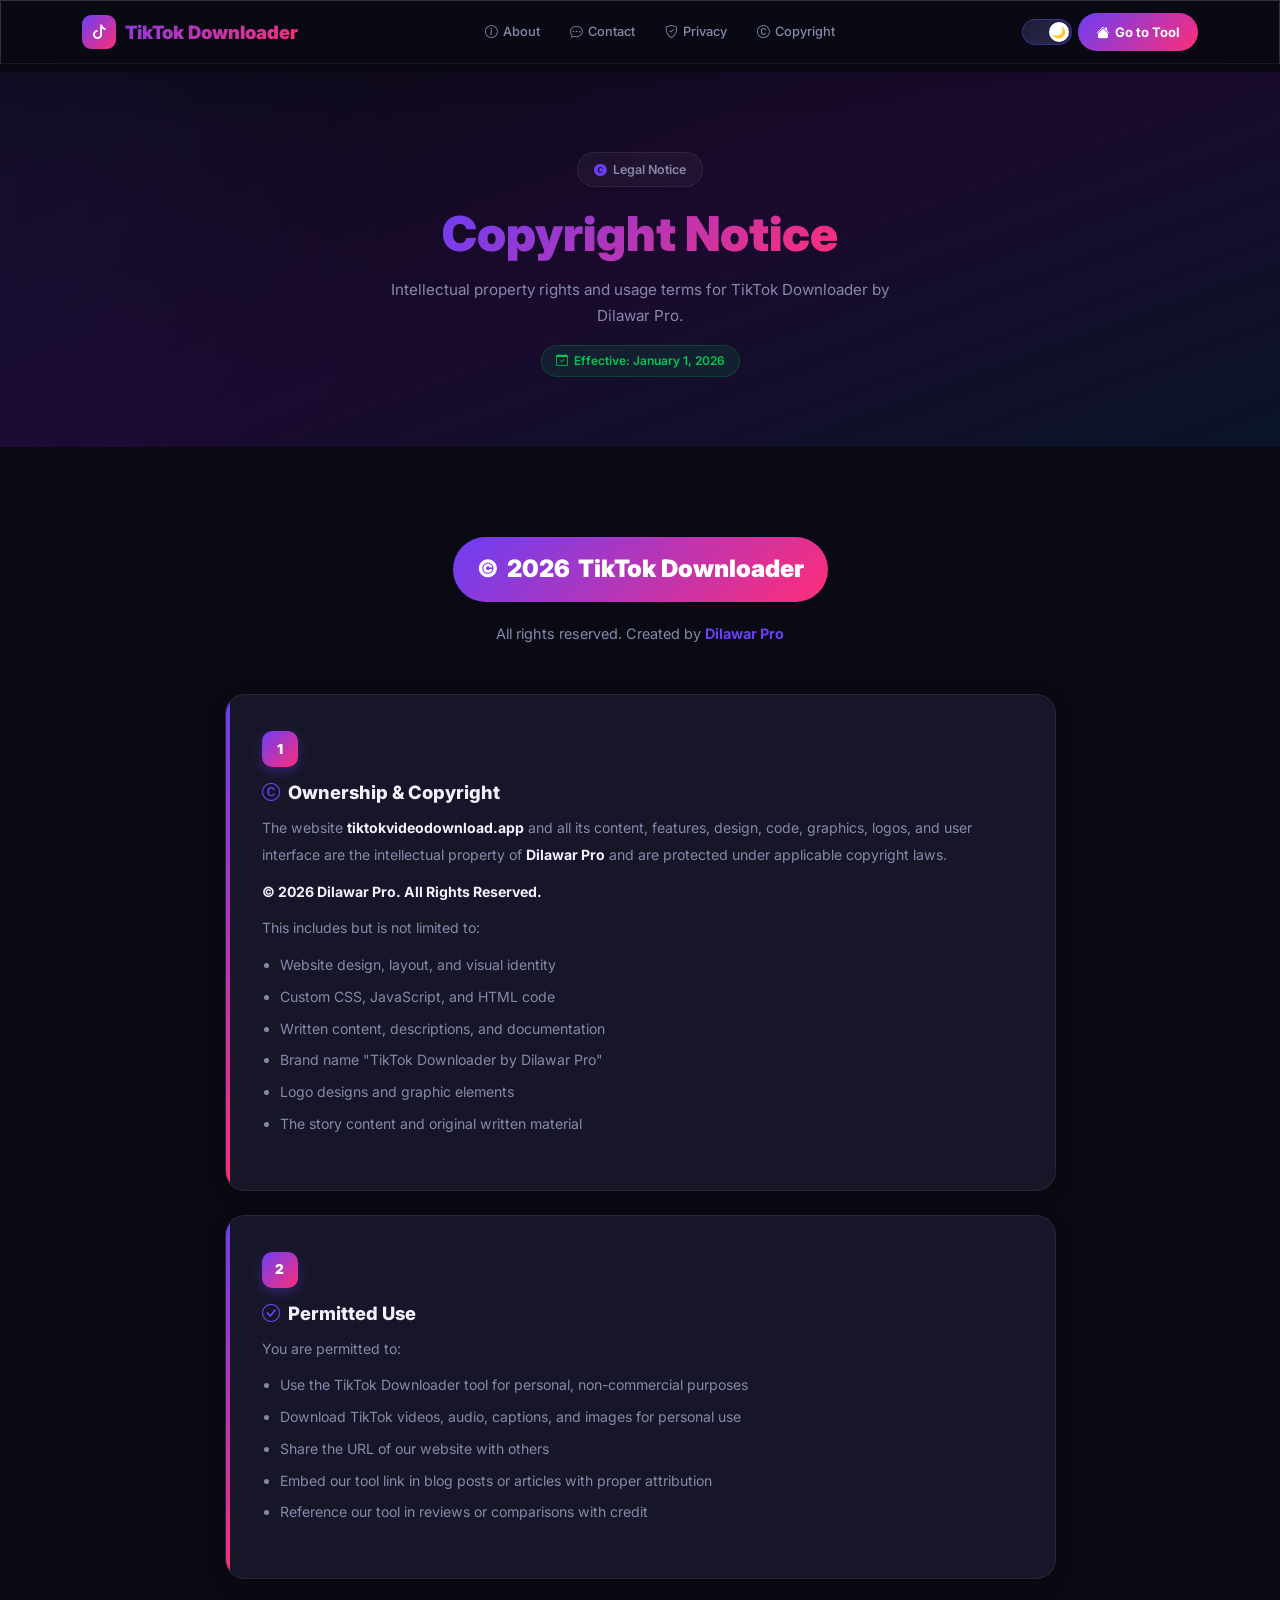
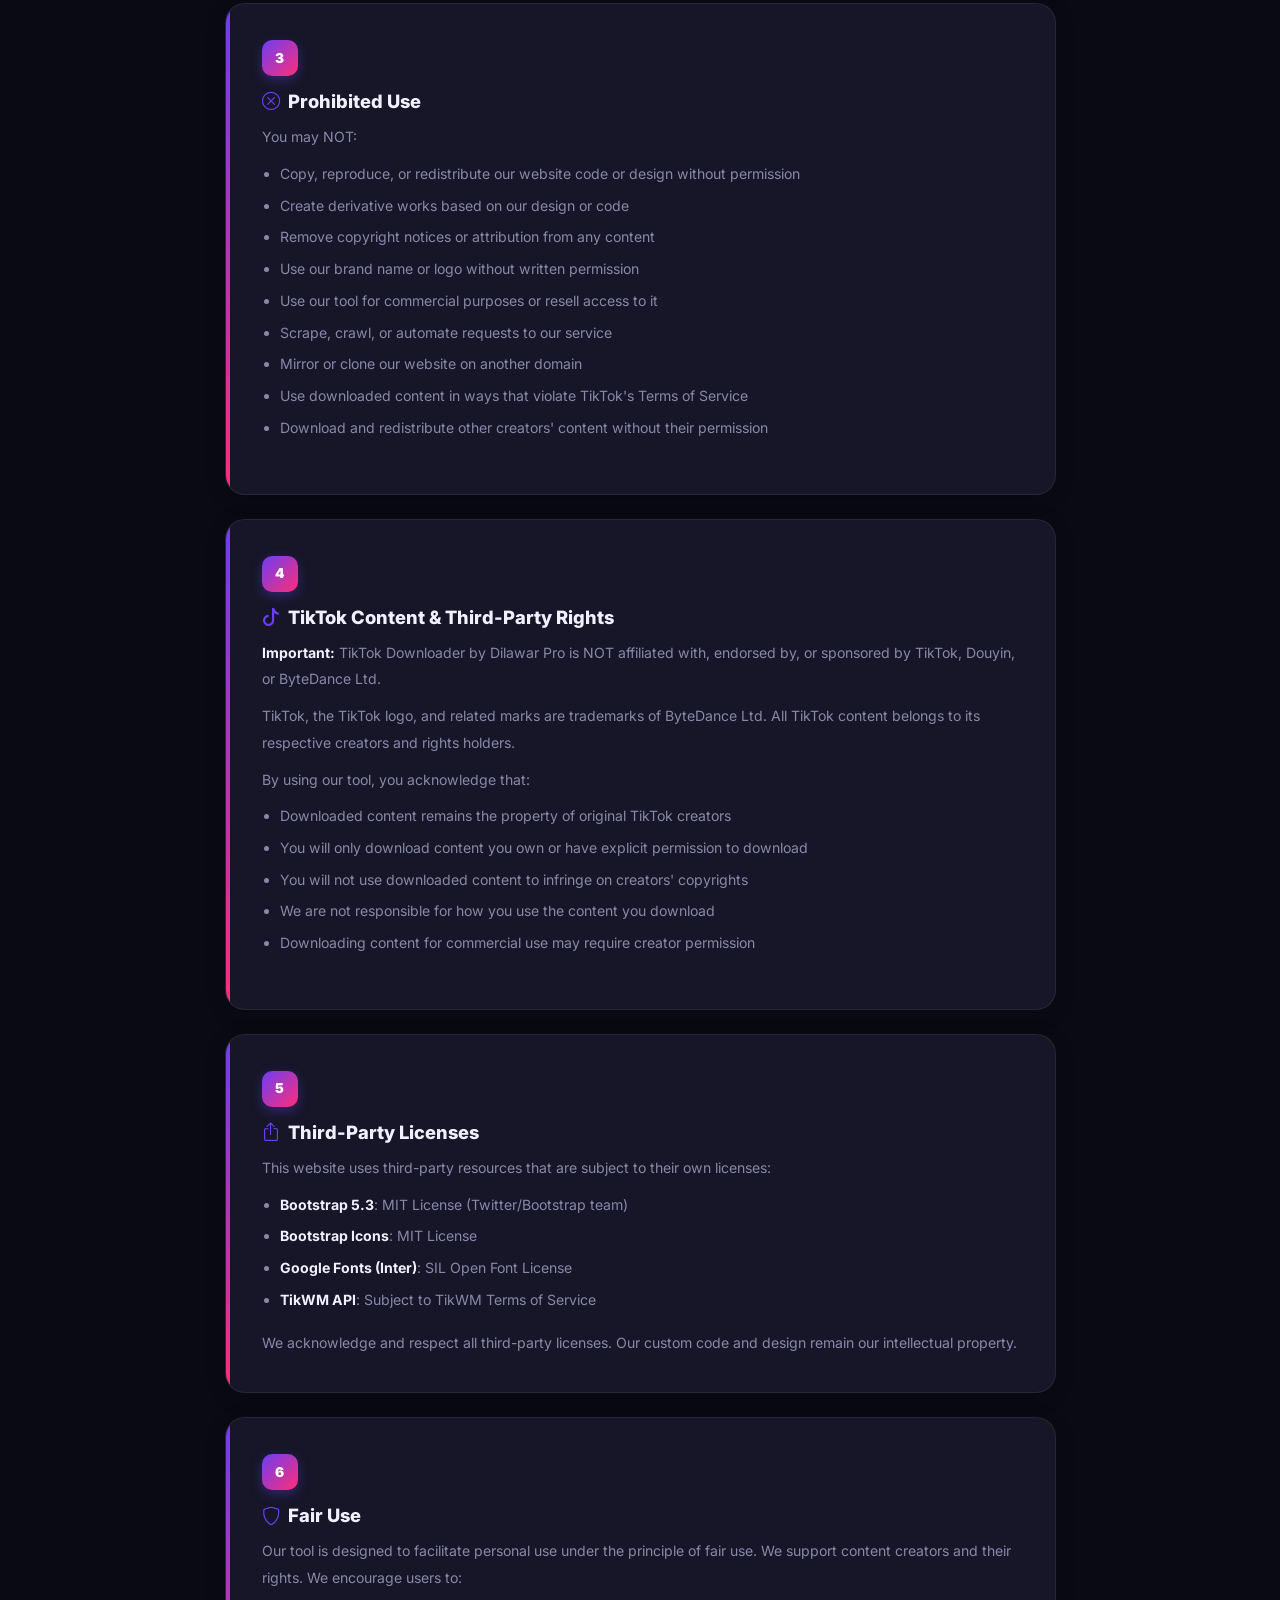
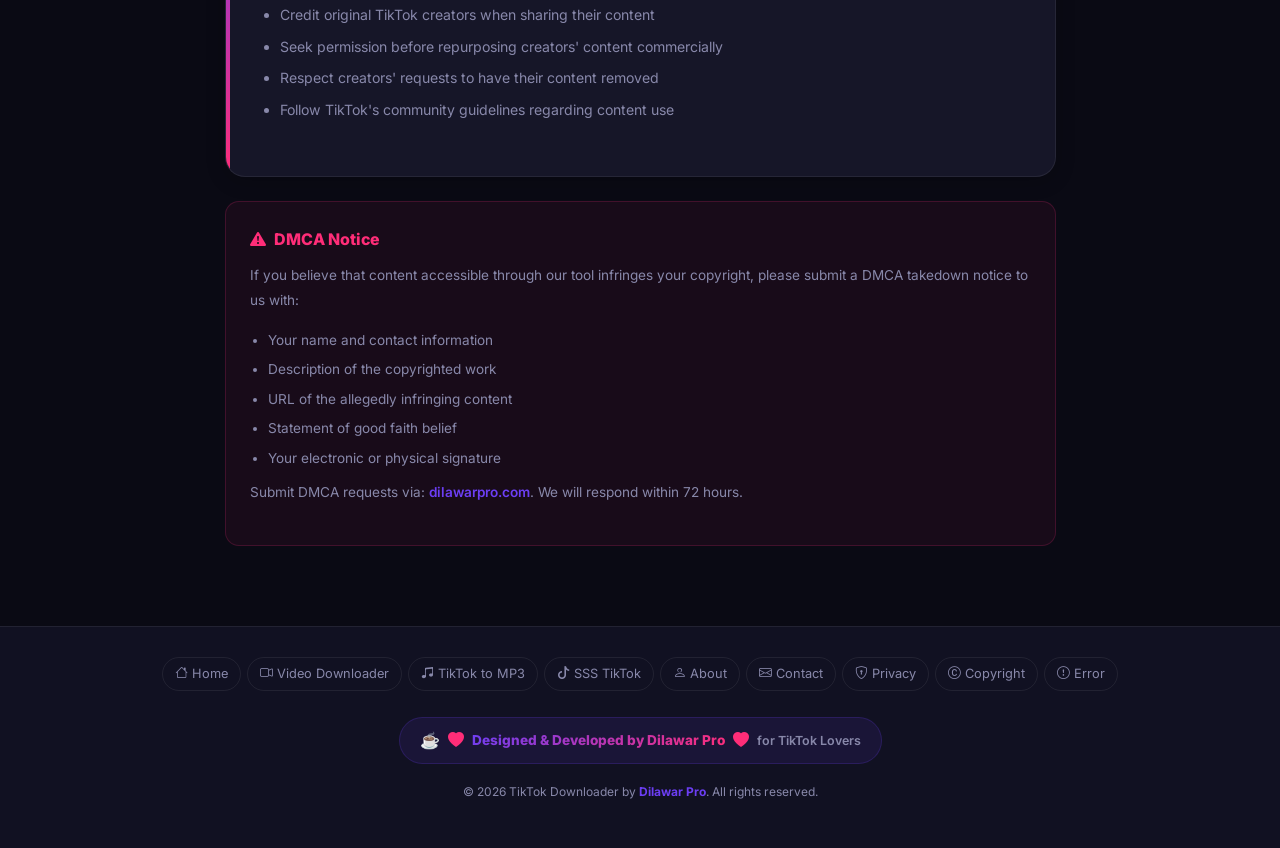
<file: copyright.html>
<!DOCTYPE html>
<html lang="en" data-theme="dark">
<head>
    <meta charset="UTF-8">
    <meta name="viewport" content="width=device-width, initial-scale=1.0">
    <title>Copyright Notice - TikTok Downloader by Dilawar Pro</title>
    <meta name="description" content="Copyright notice and intellectual property information for TikTok Downloader by Dilawar Pro at tiktokvideodownload.app">
    <meta name="robots" content="index, follow">
    <link rel="canonical" href="https://tiktokvideodownload.app/copyright.html">
    <link href="https://cdn.jsdelivr.net/npm/bootstrap@5.3.3/dist/css/bootstrap.min.css" rel="stylesheet">
    <link href="https://cdn.jsdelivr.net/npm/bootstrap-icons@1.11.3/font/bootstrap-icons.min.css" rel="stylesheet">
    <link href="https://fonts.googleapis.com/css2?family=Inter:wght@300;400;500;600;700;800;900&display=swap" rel="stylesheet">
    <style>
        :root{--primary:#6C3EF4;--secondary:#FF2D78;--accent:#00D4FF;--success:#00C853;--gradient:linear-gradient(135deg,#6C3EF4 0%,#FF2D78 100%);--gradient-btn:linear-gradient(135deg,#6C3EF4,#FF2D78);--font:'Inter',sans-serif;--radius:20px;--radius-md:14px;--radius-sm:10px;--transition:all 0.3s cubic-bezier(0.4,0,0.2,1);}
        [data-theme="dark"]{--bg:#0A0A14;--bg-secondary:#111122;--bg-card:#161628;--border-light:rgba(255,255,255,0.07);--text:#F0F0FF;--text-muted:#8888AA;--nav-bg:rgba(10,10,20,0.95);--shadow-card:0 4px 20px rgba(0,0,0,0.2);--glass:rgba(255,255,255,0.04);--glass-border:rgba(255,255,255,0.08);--section-alt:rgba(255,255,255,0.015);--tag-bg:rgba(108,62,244,0.1);--tag-border:rgba(108,62,244,0.2);--tag-color:#9A8AFF;}
        [data-theme="light"]{--bg:#F5F4FF;--bg-secondary:#EDEAFF;--bg-card:#FFFFFF;--border-light:rgba(108,62,244,0.08);--text:#1A1040;--text-muted:#6B5B95;--nav-bg:rgba(245,244,255,0.97);--shadow-card:0 4px 20px rgba(108,62,244,0.06);--glass:rgba(255,255,255,0.75);--glass-border:rgba(108,62,244,0.12);--section-alt:rgba(108,62,244,0.025);--tag-bg:rgba(108,62,244,0.07);--tag-border:rgba(108,62,244,0.14);--tag-color:#5429D4;}
        *,*::before,*::after{margin:0;padding:0;box-sizing:border-box;min-width:0;}html{scroll-behavior:smooth;width:100%;max-width:100vw;overflow-x:hidden;}body{font-family:var(--font);background:var(--bg);color:var(--text);width:100%;max-width:100vw;min-width:0;overflow-x:hidden;padding-top:calc(72px + env(safe-area-inset-top));line-height:1.7;transition:background 0.4s ease,color 0.4s ease;}::selection{background:var(--primary);color:#fff;}::-webkit-scrollbar{width:5px;}::-webkit-scrollbar-track{background:var(--bg);}::-webkit-scrollbar-thumb{background:var(--primary);border-radius:3px;}a{text-decoration:none;color:inherit;}
        .main-nav{background:var(--nav-bg);border:1px solid rgba(255,255,255,0.16);backdrop-filter:blur(24px);border-bottom:1px solid var(--border-light);box-shadow:0 12px 35px rgba(0,0,0,0.12);padding:12px 0;position:fixed;top:0;left:0;right:0;width:100%;z-index:1000;background-clip:padding-box;}
        .brand{display:flex;align-items:center;gap:9px;font-size:1.15rem;font-weight:900;background:var(--gradient);-webkit-background-clip:text;-webkit-text-fill-color:transparent;background-clip:text;}
        .brand-ico{width:34px;height:34px;background:var(--gradient);border-radius:9px;display:flex;align-items:center;justify-content:center;color:white;font-size:0.9rem;-webkit-text-fill-color:white;flex-shrink:0;}
        .nav-center{display:flex;align-items:center;gap:2px;flex:1;justify-content:center;}
        .nav-link-item{color:var(--text-muted);font-weight:500;font-size:0.8rem;padding:6px 14px;border-radius:8px;transition:var(--transition);display:flex;align-items:center;gap:5px;text-decoration:none;}
        .nav-link-item:hover{color:var(--primary);background:var(--tag-bg);}
        .nav-links{display:flex;align-items:center;gap:6px;}
        .btn-home{display:inline-flex;align-items:center;gap:6px;background:var(--gradient-btn);color:white !important;-webkit-text-fill-color:white;border:none;border-radius:50px;padding:8px 18px;font-weight:700;font-size:0.82rem;transition:var(--transition);cursor:pointer;}
        .btn-home:hover{transform:translateY(-2px);box-shadow:0 8px 25px rgba(108,62,244,0.4);}
        .theme-toggle{display:inline-flex;align-items:center;gap:8px;cursor:pointer;}
        .tt-track{width:50px;height:26px;border-radius:50px;position:relative;border:1.5px solid var(--border-light);flex-shrink:0;transition:var(--transition);}
        [data-theme="dark"] .tt-track{background:linear-gradient(135deg,#1C1C35,#2D2D55);border-color:rgba(108,62,244,0.4);}
        [data-theme="light"] .tt-track{background:linear-gradient(135deg,#FFD700,#FFA500);border-color:#FFB300;}
        .tt-thumb{width:20px;height:20px;background:#fff;border-radius:50%;position:absolute;top:2px;left:2px;transition:var(--transition);display:flex;align-items:center;justify-content:center;font-size:11px;box-shadow:0 2px 6px rgba(0,0,0,0.2);}
        [data-theme="dark"] .tt-thumb{transform:translateX(24px);}
        .page-hero{background:linear-gradient(160deg,#0A0A14 0%,#1A0A2E 50%,#0A1428 100%);padding:80px 0 70px;position:relative;overflow:hidden;text-align:center;}
        [data-theme="light"] .page-hero{background:linear-gradient(160deg,#EDE9FF 0%,#F5E6FF 50%,#E8F0FF 100%);}
        .page-hero::before{content:'';position:absolute;top:-50%;left:-30%;width:600px;height:600px;background:var(--primary);border-radius:50%;filter:blur(120px);opacity:0.08;}
        .page-hero-inner{position:relative;z-index:2;}
        .page-badge{display:inline-flex;align-items:center;gap:7px;background:var(--glass);border:1px solid var(--glass-border);border-radius:50px;padding:6px 16px;font-size:0.78rem;font-weight:600;color:var(--text-muted);margin-bottom:18px;}
        .page-title{font-size:clamp(2rem,4vw,3rem);font-weight:900;margin-bottom:14px;}
        .text-gradient{background:var(--gradient);-webkit-background-clip:text;-webkit-text-fill-color:transparent;background-clip:text;}
        .page-subtitle{color:var(--text-muted);font-size:0.95rem;max-width:550px;margin:0 auto;}
        .update-badge{display:inline-flex;align-items:center;gap:6px;background:rgba(0,200,83,0.1);border:1px solid rgba(0,200,83,0.2);border-radius:50px;padding:5px 14px;font-size:0.75rem;font-weight:600;color:var(--success);margin-top:16px;}
        .content-wrap{padding:70px 0 80px;}
        .policy-card{background:var(--bg-card);border:1px solid var(--border-light);border-radius:var(--radius);padding:36px;margin-bottom:24px;box-shadow:var(--shadow-card);transition:var(--transition);position:relative;overflow:hidden;}
        .policy-card::before{content:'';position:absolute;top:0;left:0;width:4px;height:100%;background:var(--gradient);}
        .policy-card:hover{box-shadow:0 8px 30px rgba(108,62,244,0.1);transform:translateY(-2px);}
        .policy-num{display:inline-flex;align-items:center;justify-content:center;width:36px;height:36px;background:var(--gradient-btn);border-radius:10px;font-weight:900;font-size:0.85rem;color:white;margin-bottom:14px;box-shadow:0 4px 12px rgba(108,62,244,0.35);}
        .policy-title{font-size:1.15rem;font-weight:800;margin-bottom:12px;color:var(--text);}
        .policy-body{font-size:0.88rem;color:var(--text-muted);line-height:1.9;}
        .policy-body p{margin-bottom:10px;}
        .policy-body p:last-child{margin-bottom:0;}
        .policy-body strong{color:var(--text);font-weight:700;}
        .policy-body a{color:var(--primary);font-weight:600;text-decoration:underline;text-underline-offset:3px;}
        .policy-body ul{padding-left:18px;margin-top:8px;display:flex;flex-direction:column;gap:5px;}
        .dmca-box{background:rgba(255,45,120,0.06);border:1px solid rgba(255,45,120,0.18);border-radius:var(--radius-md);padding:24px;margin-top:24px;}
        .dmca-title{font-size:1rem;font-weight:800;color:var(--secondary);margin-bottom:10px;display:flex;align-items:center;gap:8px;}
        .dmca-body{font-size:0.85rem;color:var(--text-muted);line-height:1.8;}
        .dmca-body a{color:var(--primary);font-weight:600;}
        .year-badge{display:inline-flex;align-items:center;gap:8px;background:var(--gradient-btn);border-radius:50px;padding:12px 24px;font-size:1.5rem;font-weight:900;color:white;margin:20px 0;}
        .page-footer{background:var(--bg-secondary);border-top:1px solid var(--border-light);padding:30px 0;text-align:center;}
        .footer-links{display:flex;flex-wrap:wrap;gap:6px;justify-content:center;margin-bottom:16px;}
        .footer-link{color:var(--text-muted);font-size:0.8rem;padding:5px 12px;border-radius:20px;transition:var(--transition);border:1px solid var(--border-light);}
        .footer-link:hover{color:var(--primary);border-color:var(--primary);background:var(--tag-bg);}
        .watermark-wrap{display:inline-flex;align-items:center;gap:8px;background:var(--tag-bg);border:1px solid var(--tag-border);border-radius:50px;padding:9px 20px;margin:10px 0;transition:var(--transition);}
        .watermark-wrap:hover{background:var(--gradient-btn);border-color:transparent;transform:scale(1.02);}
        .watermark-wrap:hover .wm-text{-webkit-text-fill-color:white;}
        .watermark-wrap:hover .wm-heart{color:white;}
        .wm-text{background:var(--gradient);-webkit-background-clip:text;-webkit-text-fill-color:transparent;background-clip:text;font-weight:800;font-size:0.85rem;}
        .wm-heart{color:var(--secondary);animation:heartbeat 1.3s ease-in-out infinite;}
        .wm-coffee{color:#FFB300;}
        @keyframes heartbeat{0%,100%{transform:scale(1);}25%{transform:scale(1.3);}75%{transform:scale(1.15);}}
    </style>
</head>
<body>

<nav class="main-nav" role="navigation">
    <div class="container">
        <div class="d-flex align-items-center justify-content-between gap-2">
            <a href="./index.html" class="brand">
                <span class="brand-ico"><i class="bi bi-tiktok"></i></span>
                TikTok Downloader
            </a>
            <div class="nav-center">
                <a href="./about.html" class="nav-link-item"><i class="bi bi-info-circle"></i> About</a>
                <a href="./contact.html" class="nav-link-item"><i class="bi bi-chat-dots"></i> Contact</a>
                <a href="./privacy-policy.html" class="nav-link-item"><i class="bi bi-shield-check"></i> Privacy</a>
                <a href="./copyright.html" class="nav-link-item"><i class="bi bi-c-circle"></i> Copyright</a>
            </div>
            <div class="nav-links">
                <div class="theme-toggle" onclick="toggleTheme()" tabindex="0" role="switch" aria-label="Toggle theme">
                    <div class="tt-track"><div class="tt-thumb" id="ttThumb"><span id="ttEmoji">🌙</span></div></div>
                </div>
                <a href="./index.html" class="btn-home">
                    <i class="bi bi-house-fill"></i> Go to Tool
                </a>
            </div>
        </div>
    </div>
</nav>

<section class="page-hero" aria-labelledby="copyright-title">
    <div class="container page-hero-inner">
        <div class="page-badge"><i class="bi bi-c-circle-fill" style="color:var(--primary);"></i> Legal Notice</div>
        <h1 class="page-title" id="copyright-title"><span class="text-gradient">Copyright Notice</span></h1>
        <p class="page-subtitle">Intellectual property rights and usage terms for TikTok Downloader by Dilawar Pro.</p>
        <div class="update-badge"><i class="bi bi-calendar-check"></i> Effective: January 1, 2026</div>
    </div>
</section>

<div class="content-wrap">
    <div class="container">
        <div class="row justify-content-center">
            <div class="col-lg-9">

                <div class="text-center mb-5">
                    <div class="year-badge">© <span id="currentYear"></span> TikTok Downloader</div>
                    <p style="color:var(--text-muted);font-size:0.9rem;">All rights reserved. Created by <a href="https://dilawarpro.com" target="_blank" rel="noopener" style="color:var(--primary);font-weight:700;">Dilawar Pro</a></p>
                </div>

                <div class="policy-card">
                    <div class="policy-num">1</div>
                    <h2 class="policy-title"><i class="bi bi-c-circle me-2" style="color:var(--primary);"></i>Ownership & Copyright</h2>
                    <div class="policy-body">
                        <p>The website <strong>tiktokvideodownload.app</strong> and all its content, features, design, code, graphics, logos, and user interface are the intellectual property of <strong>Dilawar Pro</strong> and are protected under applicable copyright laws.</p>
                        <p><strong>© <span class="yr-inline"></span> Dilawar Pro. All Rights Reserved.</strong></p>
                        <p>This includes but is not limited to:</p>
                        <ul>
                            <li>Website design, layout, and visual identity</li>
                            <li>Custom CSS, JavaScript, and HTML code</li>
                            <li>Written content, descriptions, and documentation</li>
                            <li>Brand name "TikTok Downloader by Dilawar Pro"</li>
                            <li>Logo designs and graphic elements</li>
                            <li>The story content and original written material</li>
                        </ul>
                    </div>
                </div>

                <div class="policy-card">
                    <div class="policy-num">2</div>
                    <h2 class="policy-title"><i class="bi bi-check-circle me-2" style="color:var(--primary);"></i>Permitted Use</h2>
                    <div class="policy-body">
                        <p>You are permitted to:</p>
                        <ul>
                            <li>Use the TikTok Downloader tool for personal, non-commercial purposes</li>
                            <li>Download TikTok videos, audio, captions, and images for personal use</li>
                            <li>Share the URL of our website with others</li>
                            <li>Embed our tool link in blog posts or articles with proper attribution</li>
                            <li>Reference our tool in reviews or comparisons with credit</li>
                        </ul>
                    </div>
                </div>

                <div class="policy-card">
                    <div class="policy-num">3</div>
                    <h2 class="policy-title"><i class="bi bi-x-circle me-2" style="color:var(--primary);"></i>Prohibited Use</h2>
                    <div class="policy-body">
                        <p>You may NOT:</p>
                        <ul>
                            <li>Copy, reproduce, or redistribute our website code or design without permission</li>
                            <li>Create derivative works based on our design or code</li>
                            <li>Remove copyright notices or attribution from any content</li>
                            <li>Use our brand name or logo without written permission</li>
                            <li>Use our tool for commercial purposes or resell access to it</li>
                            <li>Scrape, crawl, or automate requests to our service</li>
                            <li>Mirror or clone our website on another domain</li>
                            <li>Use downloaded content in ways that violate TikTok's Terms of Service</li>
                            <li>Download and redistribute other creators' content without their permission</li>
                        </ul>
                    </div>
                </div>

                <div class="policy-card">
                    <div class="policy-num">4</div>
                    <h2 class="policy-title"><i class="bi bi-tiktok me-2" style="color:var(--primary);"></i>TikTok Content & Third-Party Rights</h2>
                    <div class="policy-body">
                        <p><strong>Important:</strong> TikTok Downloader by Dilawar Pro is NOT affiliated with, endorsed by, or sponsored by TikTok, Douyin, or ByteDance Ltd.</p>
                        <p>TikTok, the TikTok logo, and related marks are trademarks of ByteDance Ltd. All TikTok content belongs to its respective creators and rights holders.</p>
                        <p>By using our tool, you acknowledge that:</p>
                        <ul>
                            <li>Downloaded content remains the property of original TikTok creators</li>
                            <li>You will only download content you own or have explicit permission to download</li>
                            <li>You will not use downloaded content to infringe on creators' copyrights</li>
                            <li>We are not responsible for how you use the content you download</li>
                            <li>Downloading content for commercial use may require creator permission</li>
                        </ul>
                    </div>
                </div>

                <div class="policy-card">
                    <div class="policy-num">5</div>
                    <h2 class="policy-title"><i class="bi bi-box-arrow-up me-2" style="color:var(--primary);"></i>Third-Party Licenses</h2>
                    <div class="policy-body">
                        <p>This website uses third-party resources that are subject to their own licenses:</p>
                        <ul>
                            <li><strong>Bootstrap 5.3</strong>: MIT License (Twitter/Bootstrap team)</li>
                            <li><strong>Bootstrap Icons</strong>: MIT License</li>
                            <li><strong>Google Fonts (Inter)</strong>: SIL Open Font License</li>
                            <li><strong>TikWM API</strong>: Subject to TikWM Terms of Service</li>
                        </ul>
                        <p>We acknowledge and respect all third-party licenses. Our custom code and design remain our intellectual property.</p>
                    </div>
                </div>

                <div class="policy-card">
                    <div class="policy-num">6</div>
                    <h2 class="policy-title"><i class="bi bi-shield me-2" style="color:var(--primary);"></i>Fair Use</h2>
                    <div class="policy-body">
                        <p>Our tool is designed to facilitate personal use under the principle of fair use. We support content creators and their rights. We encourage users to:</p>
                        <ul>
                            <li>Credit original TikTok creators when sharing their content</li>
                            <li>Seek permission before repurposing creators' content commercially</li>
                            <li>Respect creators' requests to have their content removed</li>
                            <li>Follow TikTok's community guidelines regarding content use</li>
                        </ul>
                    </div>
                </div>

                <!-- DMCA Box -->
                <div class="dmca-box">
                    <div class="dmca-title"><i class="bi bi-exclamation-triangle-fill"></i> DMCA Notice</div>
                    <div class="dmca-body">
                        <p>If you believe that content accessible through our tool infringes your copyright, please submit a DMCA takedown notice to us with:</p>
                        <ul style="padding-left:18px;margin:10px 0;display:flex;flex-direction:column;gap:5px;">
                            <li>Your name and contact information</li>
                            <li>Description of the copyrighted work</li>
                            <li>URL of the allegedly infringing content</li>
                            <li>Statement of good faith belief</li>
                            <li>Your electronic or physical signature</li>
                        </ul>
                        <p>Submit DMCA requests via: <a href="https://dilawarpro.com" target="_blank" rel="noopener">dilawarpro.com</a>. We will respond within 72 hours.</p>
                    </div>
                </div>

            </div>
        </div>
    </div>
</div>

<footer class="page-footer" role="contentinfo">
    <div class="container">
        <div class="footer-links">
            <a href="./index.html" class="footer-link"><i class="bi bi-house"></i> Home</a>
            <a href="./tiktok-downloader.html" class="footer-link"><i class="bi bi-camera-video"></i> Video Downloader</a>
            <a href="./tiktok-mp3.html" class="footer-link"><i class="bi bi-music-note-beamed"></i> TikTok to MP3</a>
            <a href="./ssstiktok.html" class="footer-link"><i class="bi bi-tiktok"></i> SSS TikTok</a>
            <a href="./about.html" class="footer-link"><i class="bi bi-person"></i> About</a>
            <a href="./contact.html" class="footer-link"><i class="bi bi-envelope"></i> Contact</a>
            <a href="./privacy-policy.html" class="footer-link"><i class="bi bi-shield-lock"></i> Privacy</a>
            <a href="./copyright.html" class="footer-link"><i class="bi bi-c-circle"></i> Copyright</a>
            <a href="./404.html" class="footer-link"><i class="bi bi-exclamation-circle"></i> Error</a>
        </div>
        <a href="https://dilawarpro.com" target="_blank" rel="noopener" class="watermark-wrap">
            <span class="wm-coffee">☕</span>
            <i class="bi bi-heart-fill wm-heart"></i>
            <span class="wm-text">Designed &amp; Developed by Dilawar Pro</span>
            <i class="bi bi-heart-fill wm-heart"></i>
            <span style="font-size:0.78rem;color:var(--text-muted);font-weight:600;">for TikTok Lovers</span>
        </a>
        <p style="font-size:0.75rem;color:var(--text-muted);margin-top:8px;">
            © <span id="yr"></span> TikTok Downloader by <a href="https://dilawarpro.com" target="_blank" rel="noopener" style="color:var(--primary);font-weight:700;">Dilawar Pro</a>. All rights reserved.
        </p>
    </div>
</footer>
<script>
    const y = new Date().getFullYear();
    document.getElementById('yr').textContent = y;
    document.getElementById('currentYear').textContent = y;
    document.querySelectorAll('.yr-inline').forEach(el => el.textContent = y);
    const savedTheme = localStorage.getItem('tt-theme') || 'dark';
    document.documentElement.setAttribute('data-theme', savedTheme);
    document.getElementById('ttEmoji').textContent = savedTheme === 'dark' ? '🌙' : '☀️';
    function toggleTheme() {
        const cur = document.documentElement.getAttribute('data-theme');
        const next = cur === 'dark' ? 'light' : 'dark';
        document.documentElement.setAttribute('data-theme', next);
        document.getElementById('ttEmoji').textContent = next === 'dark' ? '🌙' : '☀️';
        localStorage.setItem('tt-theme', next);
    }
</script>
</body>
</html>
</file>
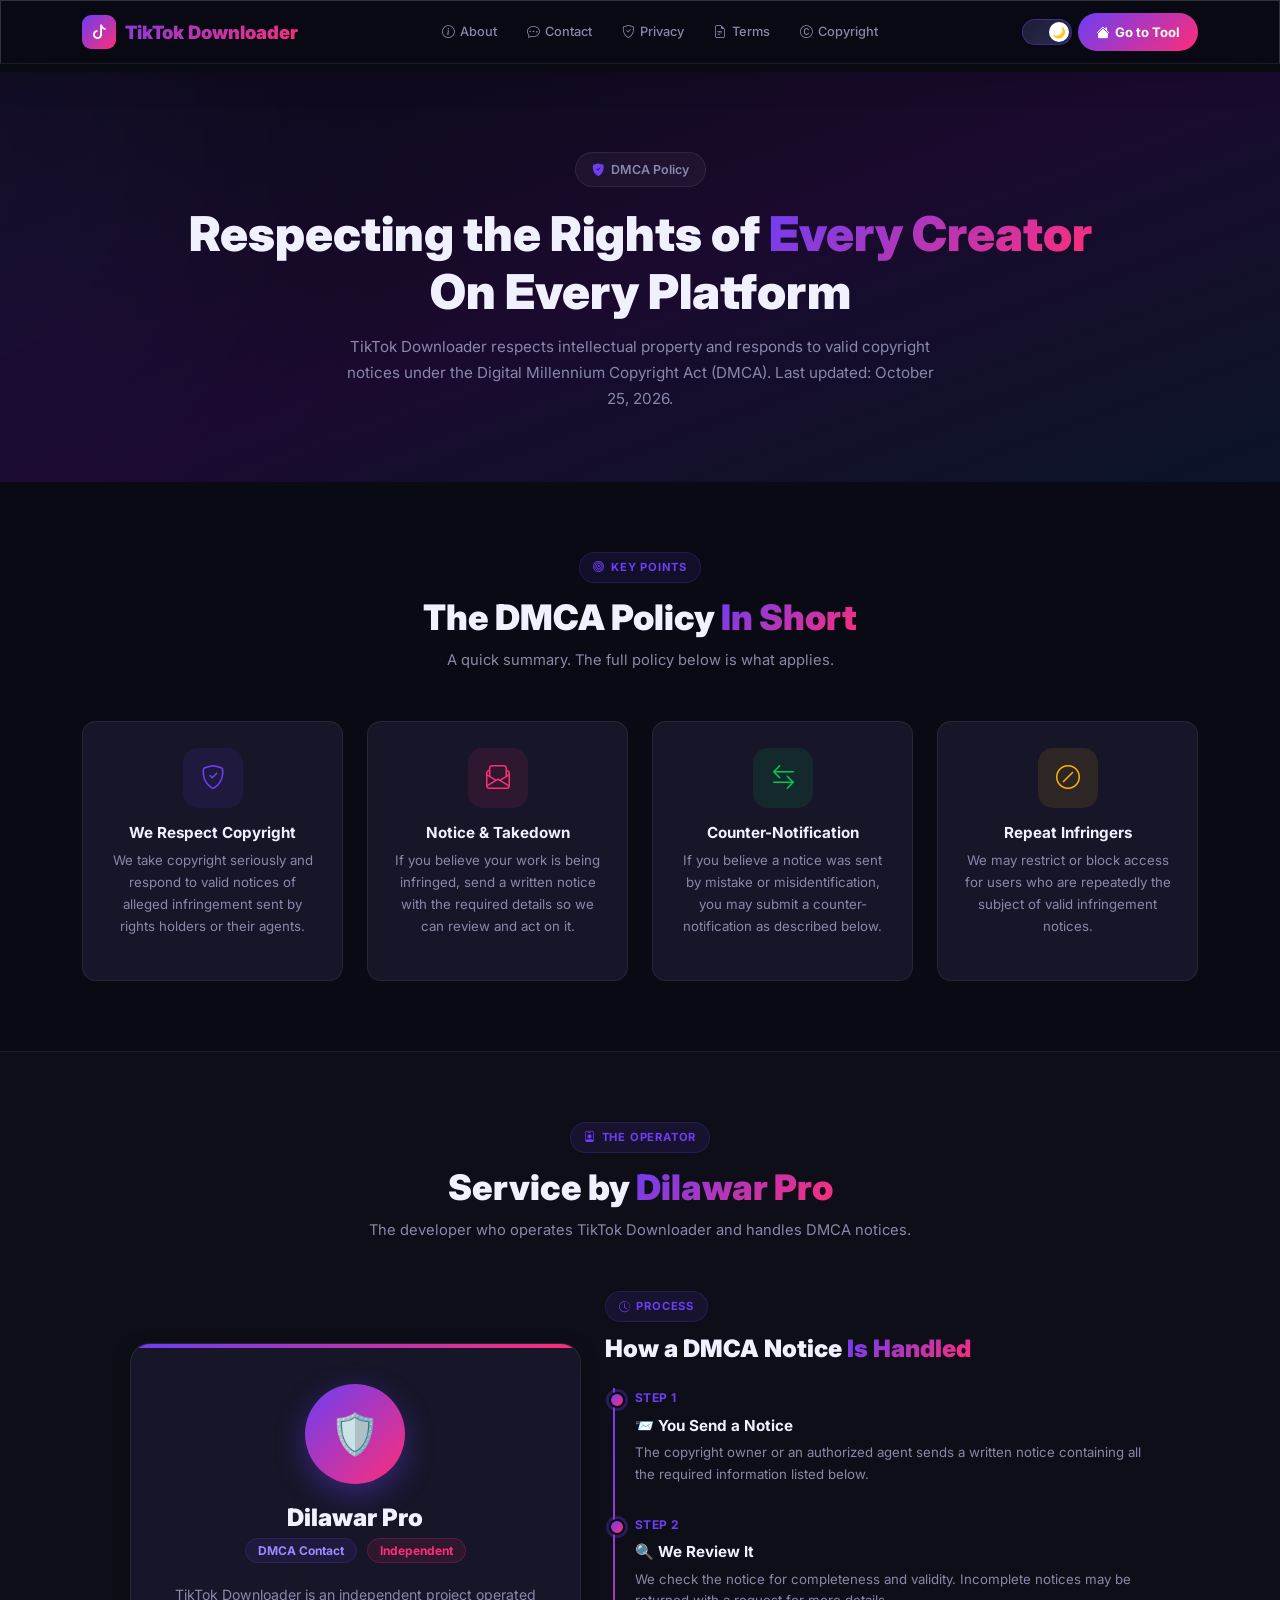
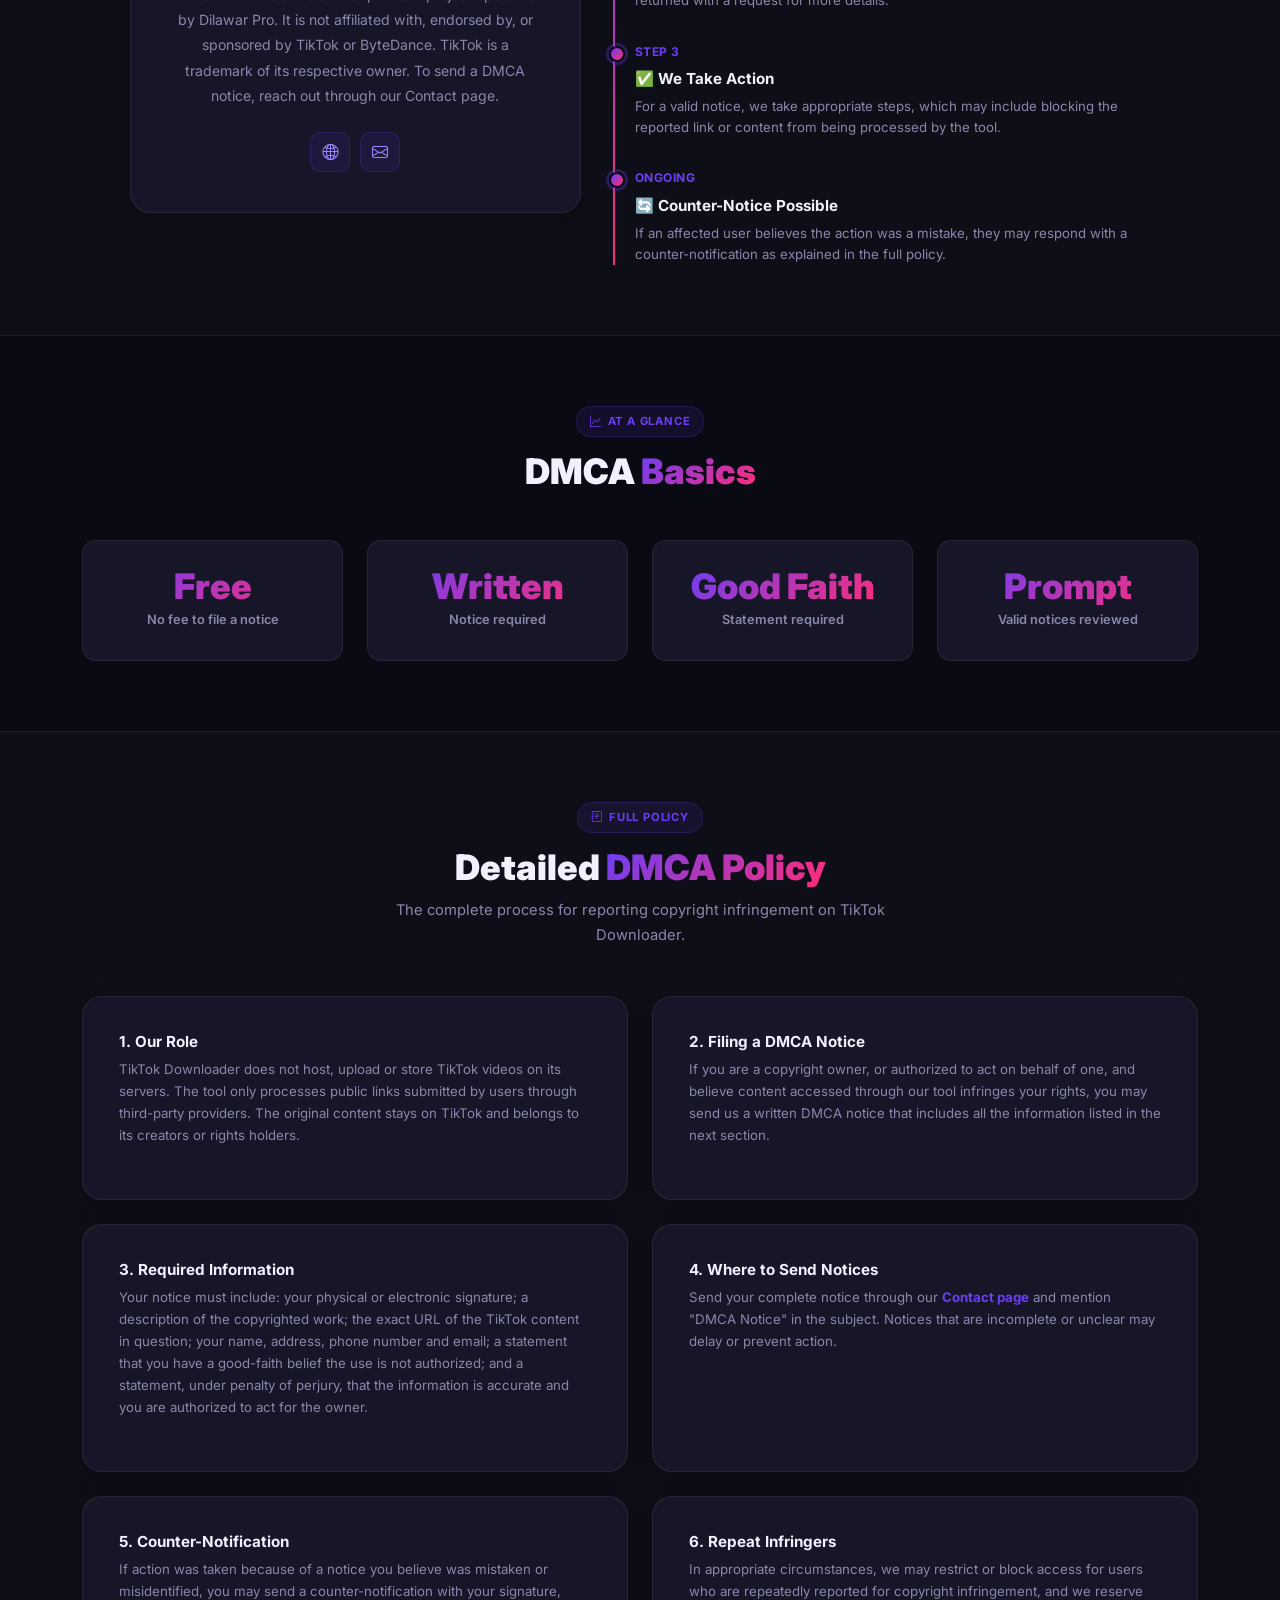
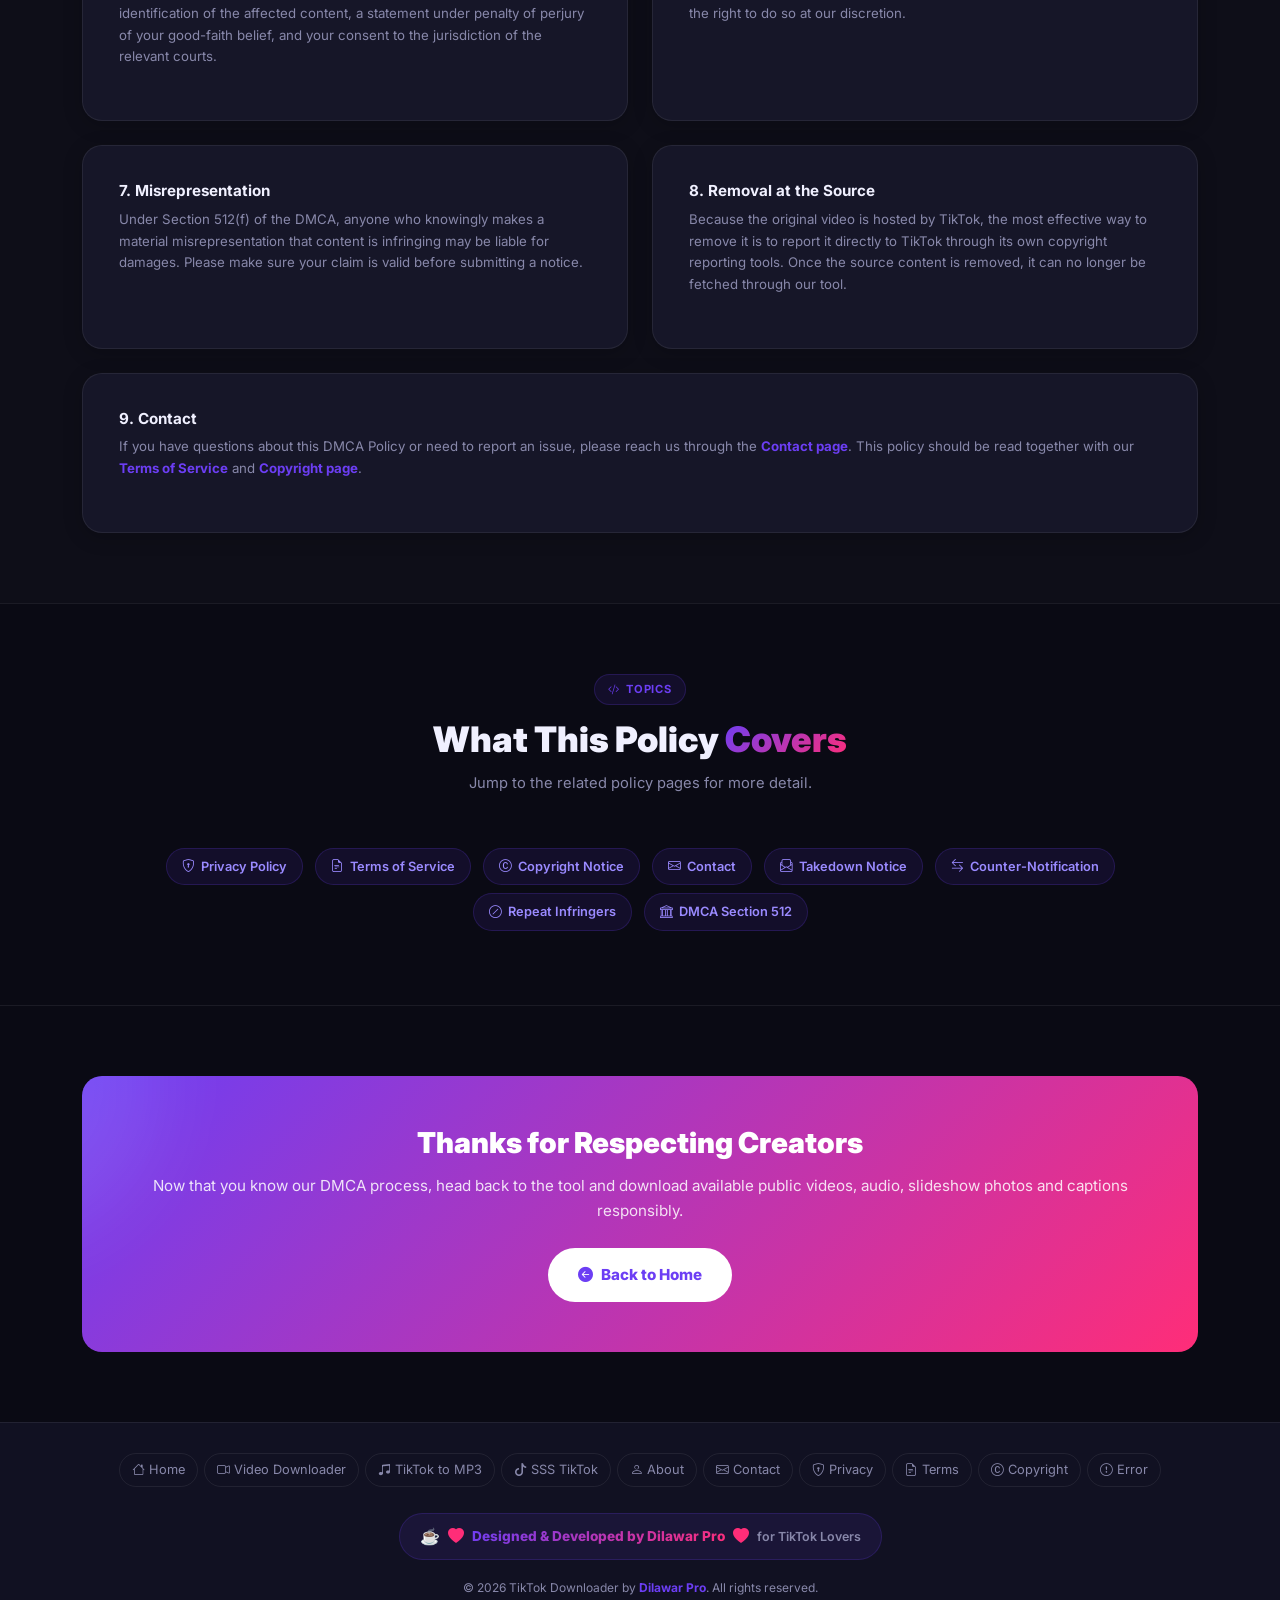
<file: dmca.html>
<!DOCTYPE html>
<html lang="en" data-theme="dark">
<head>
    <meta charset="UTF-8">
    <meta name="viewport" content="width=device-width, initial-scale=1.0">
    <title>DMCA Policy - TikTok Downloader by Dilawar Pro</title>
    <meta name="description" content="Read the DMCA Policy for TikTok Downloader: how to file a copyright takedown notice, counter-notification process, repeat infringer policy and contact details.">
    <meta name="robots" content="index, follow">
    <link rel="canonical" href="https://tiktokvideodownload.app/dmca.html">
    <link href="https://cdn.jsdelivr.net/npm/bootstrap@5.3.3/dist/css/bootstrap.min.css" rel="stylesheet">
    <link href="https://cdn.jsdelivr.net/npm/bootstrap-icons@1.11.3/font/bootstrap-icons.min.css" rel="stylesheet">
    <link href="https://fonts.googleapis.com/css2?family=Inter:wght@300;400;500;600;700;800;900&display=swap" rel="stylesheet">
    <style>
        :root { --primary:#6C3EF4; --secondary:#FF2D78; --accent:#00D4FF; --success:#00C853; --warning:#FFB300; --gradient:linear-gradient(135deg,#6C3EF4 0%,#FF2D78 100%); --gradient-btn:linear-gradient(135deg,#6C3EF4,#FF2D78); --font:'Inter',sans-serif; --radius:20px; --radius-md:14px; --radius-sm:10px; --transition:all 0.3s cubic-bezier(0.4,0,0.2,1); }
        [data-theme="dark"] { --bg:#0A0A14; --bg-secondary:#111122; --bg-card:#161628; --bg-input:rgba(255,255,255,0.06); --border-light:rgba(255,255,255,0.07); --text:#F0F0FF; --text-muted:#8888AA; --nav-bg:rgba(10,10,20,0.95); --shadow-card:0 4px 20px rgba(0,0,0,0.2); --glass:rgba(255,255,255,0.04); --glass-border:rgba(255,255,255,0.08); --section-alt:rgba(255,255,255,0.015); --tag-bg:rgba(108,62,244,0.1); --tag-border:rgba(108,62,244,0.2); --tag-color:#9A8AFF; }
        [data-theme="light"] { --bg:#F5F4FF; --bg-secondary:#EDEAFF; --bg-card:#FFFFFF; --bg-input:rgba(108,62,244,0.05); --border-light:rgba(108,62,244,0.08); --text:#1A1040; --text-muted:#6B5B95; --nav-bg:rgba(245,244,255,0.97); --shadow-card:0 4px 20px rgba(108,62,244,0.06); --glass:rgba(255,255,255,0.75); --glass-border:rgba(108,62,244,0.12); --section-alt:rgba(108,62,244,0.025); --tag-bg:rgba(108,62,244,0.07); --tag-border:rgba(108,62,244,0.14); --tag-color:#5429D4; }
        *,*::before,*::after{margin:0;padding:0;box-sizing:border-box;min-width:0;} html{scroll-behavior:smooth;width:100%;max-width:100vw;overflow-x:hidden;} body{font-family:var(--font);background:var(--bg);color:var(--text);width:100%;max-width:100vw;min-width:0;overflow-x:hidden;padding-top:calc(72px + env(safe-area-inset-top));line-height:1.7;transition:background 0.4s ease,color 0.4s ease;} ::selection{background:var(--primary);color:#fff;} ::-webkit-scrollbar{width:5px;} ::-webkit-scrollbar-track{background:var(--bg);} ::-webkit-scrollbar-thumb{background:var(--primary);border-radius:3px;} a{text-decoration:none;color:inherit;}

        .main-nav{background:var(--nav-bg);border:1px solid rgba(255,255,255,0.16);backdrop-filter:blur(24px);border-bottom:1px solid var(--border-light);box-shadow:0 12px 35px rgba(0,0,0,0.12);padding:12px 0;position:fixed;top:0;left:0;right:0;width:100%;z-index:1000;transition:var(--transition);background-clip:padding-box;}
        .brand{display:flex;align-items:center;gap:9px;font-size:1.15rem;font-weight:900;background:var(--gradient);-webkit-background-clip:text;-webkit-text-fill-color:transparent;background-clip:text;}
        .brand-ico{width:34px;height:34px;background:var(--gradient);border-radius:9px;display:flex;align-items:center;justify-content:center;color:white;font-size:0.9rem;-webkit-text-fill-color:white;flex-shrink:0;}
        .nav-center{display:flex;align-items:center;gap:2px;flex:1;justify-content:center;}
        .nav-link-item{color:var(--text-muted);font-weight:500;font-size:0.8rem;padding:6px 14px;border-radius:8px;transition:var(--transition);display:flex;align-items:center;gap:5px;text-decoration:none;}
        .nav-link-item:hover{color:var(--primary);background:var(--tag-bg);}
        .nav-links{display:flex;align-items:center;gap:6px;}
        .btn-home{display:inline-flex;align-items:center;gap:6px;background:var(--gradient-btn);color:white !important;-webkit-text-fill-color:white;border:none;border-radius:50px;padding:8px 18px;font-weight:700;font-size:0.82rem;transition:var(--transition);cursor:pointer;}
        .btn-home:hover{transform:translateY(-2px);box-shadow:0 8px 25px rgba(108,62,244,0.4);color:white;}
        .theme-toggle{display:inline-flex;align-items:center;gap:8px;cursor:pointer;}
        .tt-track{width:50px;height:26px;border-radius:50px;position:relative;transition:var(--transition);border:1.5px solid var(--border-light);flex-shrink:0;}
        [data-theme="dark"] .tt-track{background:linear-gradient(135deg,#1C1C35,#2D2D55);border-color:rgba(108,62,244,0.4);}
        [data-theme="light"] .tt-track{background:linear-gradient(135deg,#FFD700,#FFA500);border-color:#FFB300;}
        .tt-thumb{width:20px;height:20px;background:#fff;border-radius:50%;position:absolute;top:2px;left:2px;transition:var(--transition);display:flex;align-items:center;justify-content:center;font-size:11px;box-shadow:0 2px 6px rgba(0,0,0,0.2);}
        [data-theme="dark"] .tt-thumb{transform:translateX(24px);}

        .page-hero{background:linear-gradient(160deg,#0A0A14 0%,#1A0A2E 50%,#0A1428 100%);padding:80px 0 70px;position:relative;overflow:hidden;text-align:center;}
        [data-theme="light"] .page-hero{background:linear-gradient(160deg,#EDE9FF 0%,#F5E6FF 50%,#E8F0FF 100%);}
        .page-hero::before{content:'';position:absolute;top:-50%;left:-30%;width:600px;height:600px;background:var(--primary);border-radius:50%;filter:blur(120px);opacity:0.08;}
        .page-hero-inner{position:relative;z-index:2;}
        .page-badge{display:inline-flex;align-items:center;gap:7px;background:var(--glass);border:1px solid var(--glass-border);border-radius:50px;padding:6px 16px;font-size:0.78rem;font-weight:600;color:var(--text-muted);margin-bottom:18px;}
        .page-title{font-size:clamp(2rem,4vw,3rem);font-weight:900;margin-bottom:14px;}
        .text-gradient{background:var(--gradient);-webkit-background-clip:text;-webkit-text-fill-color:transparent;background-clip:text;}
        .page-subtitle{color:var(--text-muted);font-size:0.95rem;max-width:600px;margin:0 auto;}

        .section-pad{padding:70px 0;}
        .section-alt{background:var(--section-alt);}
        .divider{height:1px;background:var(--border-light);}
        .section-label{display:inline-flex;align-items:center;gap:6px;background:var(--tag-bg);border:1px solid var(--tag-border);color:var(--primary);padding:5px 13px;border-radius:50px;font-size:0.7rem;font-weight:700;text-transform:uppercase;letter-spacing:0.8px;margin-bottom:13px;}
        .section-title{font-size:clamp(1.6rem,3vw,2.2rem);font-weight:900;line-height:1.2;margin-bottom:10px;}
        .section-desc{color:var(--text-muted);font-size:0.92rem;max-width:560px;margin:0 auto;}

        /* ABOUT CARD */
        .about-card{background:var(--bg-card);border:1px solid var(--border-light);border-radius:var(--radius);padding:36px;box-shadow:var(--shadow-card);height:100%;transition:var(--transition);}
        .about-card:hover{box-shadow:0 8px 30px rgba(108,62,244,0.12);transform:translateY(-3px);}

        /* CREATOR */
        .creator-card{background:var(--bg-card);border:1px solid var(--border-light);border-radius:var(--radius);padding:40px;box-shadow:var(--shadow-card);text-align:center;position:relative;overflow:hidden;}
        .creator-card::before{content:'';position:absolute;top:0;left:0;right:0;height:4px;background:var(--gradient);}
        .creator-avatar{width:100px;height:100px;background:var(--gradient);border-radius:50%;display:flex;align-items:center;justify-content:center;font-size:2.5rem;margin:0 auto 20px;box-shadow:0 10px 30px rgba(108,62,244,0.4);}
        .creator-name{font-size:1.5rem;font-weight:900;margin-bottom:5px;}
        .creator-role{color:var(--text-muted);font-size:0.88rem;margin-bottom:20px;}
        .creator-bio{color:var(--text-muted);font-size:0.88rem;line-height:1.8;margin-bottom:24px;}
        .social-links{display:flex;gap:10px;justify-content:center;}
        .soc-btn{width:40px;height:40px;background:var(--tag-bg);border:1px solid var(--tag-border);border-radius:10px;display:flex;align-items:center;justify-content:center;color:var(--tag-color);font-size:1rem;transition:var(--transition);}
        .soc-btn:hover{background:var(--primary);color:white;border-color:var(--primary);transform:translateY(-3px);}

        /* TIMELINE */
        .timeline{position:relative;padding-left:30px;}
        .timeline::before{content:'';position:absolute;left:8px;top:0;bottom:0;width:2px;background:linear-gradient(to bottom,var(--primary),var(--secondary));}
        .timeline-item{position:relative;margin-bottom:30px;}
        .timeline-item:last-child{margin-bottom:0;}
        .timeline-dot{position:absolute;left:-26px;top:4px;width:16px;height:16px;background:var(--gradient-btn);border-radius:50%;border:2px solid var(--bg);box-shadow:0 0 0 3px rgba(108,62,244,0.3);}
        .timeline-year{font-size:0.75rem;font-weight:700;color:var(--primary);text-transform:uppercase;letter-spacing:0.5px;margin-bottom:4px;}
        .timeline-title{font-size:0.95rem;font-weight:700;color:var(--text);margin-bottom:4px;}
        .timeline-desc{font-size:0.83rem;color:var(--text-muted);line-height:1.6;}

        /* MISSION CARDS */
        .mission-card{background:var(--bg-card);border:1px solid var(--border-light);border-radius:var(--radius-md);padding:26px;text-align:center;transition:var(--transition);height:100%;}
        .mission-card:hover{border-color:rgba(108,62,244,0.3);transform:translateY(-4px);box-shadow:0 12px 35px rgba(108,62,244,0.12);}
        .mission-icon{width:60px;height:60px;border-radius:15px;display:flex;align-items:center;justify-content:center;margin:0 auto 16px;font-size:1.5rem;}
        .mi-1{background:rgba(108,62,244,0.1);color:var(--primary);}
        .mi-2{background:rgba(255,45,120,0.1);color:var(--secondary);}
        .mi-3{background:rgba(0,200,83,0.1);color:var(--success);}
        .mi-4{background:rgba(255,179,0,0.1);color:var(--warning);}
        .mission-title{font-size:0.95rem;font-weight:700;margin-bottom:8px;color:var(--text);}
        .mission-desc{font-size:0.83rem;color:var(--text-muted);line-height:1.65;}

        /* STATS */
        .stat-card{background:var(--bg-card);border:1px solid var(--border-light);border-radius:var(--radius-md);padding:28px;text-align:center;transition:var(--transition);}
        .stat-card:hover{border-color:rgba(108,62,244,0.3);transform:translateY(-3px);}
        .stat-num{font-size:2.2rem;font-weight:900;background:var(--gradient);-webkit-background-clip:text;-webkit-text-fill-color:transparent;background-clip:text;display:block;line-height:1;}
        .stat-lbl{font-size:0.8rem;color:var(--text-muted);font-weight:600;margin-top:5px;}

        /* TECH STACK */
        .tech-tag{display:inline-flex;align-items:center;gap:6px;background:var(--tag-bg);border:1px solid var(--tag-border);color:var(--tag-color);padding:7px 15px;border-radius:50px;font-size:0.8rem;font-weight:600;margin:4px;transition:var(--transition);}
        .tech-tag:hover{background:var(--primary);color:white;border-color:var(--primary);}

        /* CTA */
        .cta-section{background:var(--gradient-btn);border-radius:var(--radius);padding:50px;text-align:center;position:relative;overflow:hidden;}
        .cta-section::before{content:'';position:absolute;top:-50%;left:-20%;width:300px;height:300px;background:rgba(255,255,255,0.1);border-radius:50%;filter:blur(40px);}
        .cta-title{font-size:1.8rem;font-weight:900;color:white;margin-bottom:12px;}
        .cta-desc{color:rgba(255,255,255,0.85);font-size:0.95rem;margin-bottom:24px;}
        .btn-cta-white{display:inline-flex;align-items:center;gap:8px;background:white;color:var(--primary);border:none;border-radius:50px;padding:14px 30px;font-weight:800;font-size:0.95rem;transition:var(--transition);cursor:pointer;}
        .btn-cta-white:hover{transform:translateY(-2px);box-shadow:0 10px 30px rgba(0,0,0,0.2);}

        .page-footer{background:var(--bg-secondary);border-top:1px solid var(--border-light);padding:30px 0;text-align:center;}
        .footer-links{display:flex;flex-wrap:wrap;gap:6px;justify-content:center;margin-bottom:16px;}
        .footer-link{color:var(--text-muted);font-size:0.8rem;padding:5px 12px;border-radius:20px;transition:var(--transition);border:1px solid var(--border-light);}
        .footer-link:hover{color:var(--primary);border-color:var(--primary);background:var(--tag-bg);}
        .watermark-wrap{display:inline-flex;align-items:center;gap:8px;background:var(--tag-bg);border:1px solid var(--tag-border);border-radius:50px;padding:9px 20px;margin:10px 0;transition:var(--transition);}
        .watermark-wrap:hover{background:var(--gradient-btn);border-color:transparent;transform:scale(1.02);}
        .watermark-wrap:hover .wm-text{-webkit-text-fill-color:white;}
        .watermark-wrap:hover .wm-heart{color:white;}
        .wm-text{background:var(--gradient);-webkit-background-clip:text;-webkit-text-fill-color:transparent;background-clip:text;font-weight:800;font-size:0.85rem;}
        .wm-heart{color:var(--secondary);animation:heartbeat 1.3s ease-in-out infinite;}
        .wm-coffee{color:#FFB300;}
        @keyframes heartbeat{0%,100%{transform:scale(1);}25%{transform:scale(1.3);}75%{transform:scale(1.15);}}
        @keyframes fadeInUp{from{opacity:0;transform:translateY(20px);}to{opacity:1;transform:translateY(0);}}
        .fade-in{animation:fadeInUp 0.6s ease both;}
    </style>
</head>
<body>

<!-- NAVBAR -->
<nav class="main-nav" role="navigation" aria-label="Main navigation">
    <div class="container">
        <div class="d-flex align-items-center justify-content-between gap-2">
            <a href="./index.html" class="brand">
                <span class="brand-ico"><i class="bi bi-tiktok"></i></span>
                TikTok Downloader
            </a>
            <div class="nav-center">
                <a href="./about.html" class="nav-link-item"><i class="bi bi-info-circle"></i> About</a>
                <a href="./contact.html" class="nav-link-item"><i class="bi bi-chat-dots"></i> Contact</a>
                <a href="./privacy-policy.html" class="nav-link-item"><i class="bi bi-shield-check"></i> Privacy</a>
                <a href="./terms-of-service.html" class="nav-link-item"><i class="bi bi-file-earmark-text"></i> Terms</a>
                <a href="./copyright.html" class="nav-link-item"><i class="bi bi-c-circle"></i> Copyright</a>
            </div>
            <div class="nav-links">
                <div class="theme-toggle" onclick="toggleTheme()" tabindex="0" role="switch" aria-label="Toggle theme">
                    <div class="tt-track"><div class="tt-thumb" id="ttThumb"><span id="ttEmoji">🌙</span></div></div>
                </div>
                <a href="./index.html" class="btn-home">
                    <i class="bi bi-house-fill"></i> Go to Tool
                </a>
            </div>
        </div>
    </div>
</nav>

<!-- HERO -->
<section class="page-hero" aria-labelledby="about-title">
    <div class="container page-hero-inner">
        <div class="page-badge"><i class="bi bi-shield-fill-check" style="color:var(--primary);"></i> DMCA Policy</div>
        <h1 class="page-title" id="about-title">
            Respecting the Rights of <span class="text-gradient">Every Creator</span><br>On Every Platform
        </h1>
        <p class="page-subtitle">
            TikTok Downloader respects intellectual property and responds to valid copyright notices under the
            Digital Millennium Copyright Act (DMCA). Last updated: October 25, 2026.
        </p>
    </div>
</section>

<!-- MISSION -->
<section class="section-pad">
    <div class="container">
        <div class="text-center mb-5">
            <span class="section-label"><i class="bi bi-bullseye"></i> Key Points</span>
            <h2 class="section-title">The DMCA Policy <span class="text-gradient">In Short</span></h2>
            <p class="section-desc">A quick summary. The full policy below is what applies.</p>
        </div>
        <div class="row g-4">
            <div class="col-sm-6 col-lg-3">
                <div class="mission-card">
                    <div class="mission-icon mi-1"><i class="bi bi-shield-check"></i></div>
                    <h3 class="mission-title">We Respect Copyright</h3>
                    <p class="mission-desc">We take copyright seriously and respond to valid notices of alleged infringement sent by rights holders or their agents.</p>
                </div>
            </div>
            <div class="col-sm-6 col-lg-3">
                <div class="mission-card">
                    <div class="mission-icon mi-2"><i class="bi bi-envelope-paper"></i></div>
                    <h3 class="mission-title">Notice &amp; Takedown</h3>
                    <p class="mission-desc">If you believe your work is being infringed, send a written notice with the required details so we can review and act on it.</p>
                </div>
            </div>
            <div class="col-sm-6 col-lg-3">
                <div class="mission-card">
                    <div class="mission-icon mi-3"><i class="bi bi-arrow-left-right"></i></div>
                    <h3 class="mission-title">Counter-Notification</h3>
                    <p class="mission-desc">If you believe a notice was sent by mistake or misidentification, you may submit a counter-notification as described below.</p>
                </div>
            </div>
            <div class="col-sm-6 col-lg-3">
                <div class="mission-card">
                    <div class="mission-icon mi-4"><i class="bi bi-slash-circle"></i></div>
                    <h3 class="mission-title">Repeat Infringers</h3>
                    <p class="mission-desc">We may restrict or block access for users who are repeatedly the subject of valid infringement notices.</p>
                </div>
            </div>
        </div>
    </div>
</section>

<div class="divider"></div>

<!-- CREATOR -->
<section class="section-pad section-alt">
    <div class="container">
        <div class="text-center mb-5">
            <span class="section-label"><i class="bi bi-person-badge"></i> The Operator</span>
            <h2 class="section-title">Service by <span class="text-gradient">Dilawar Pro</span></h2>
            <p class="section-desc">The developer who operates TikTok Downloader and handles DMCA notices.</p>
        </div>
        <div class="row g-4 align-items-center justify-content-center">
            <div class="col-lg-5">
                <div class="creator-card">
                    <div class="creator-avatar">🛡️</div>
                    <h2 class="creator-name">Dilawar Pro</h2>
                    <div class="creator-role">
                        <span style="background:var(--tag-bg);border:1px solid var(--tag-border);color:var(--tag-color);padding:4px 12px;border-radius:50px;font-size:0.75rem;font-weight:700;">DMCA Contact</span>
                        <span style="background:rgba(255,45,120,0.1);border:1px solid rgba(255,45,120,0.2);color:var(--secondary);padding:4px 12px;border-radius:50px;font-size:0.75rem;font-weight:700;margin-left:6px;">Independent</span>
                    </div>
                    <p class="creator-bio">
                        TikTok Downloader is an independent project operated by Dilawar Pro. It is not affiliated
                        with, endorsed by, or sponsored by TikTok or ByteDance. TikTok is a trademark of its
                        respective owner. To send a DMCA notice, reach out through our Contact page.
                    </p>
                    <div class="social-links">
                        <a href="https://dilawarpro.com" target="_blank" rel="noopener" class="soc-btn" aria-label="Website"><i class="bi bi-globe2"></i></a>
                        <a href="./contact.html" class="soc-btn" aria-label="Contact"><i class="bi bi-envelope"></i></a>
                    </div>
                </div>
            </div>
            <div class="col-lg-6">
                <span class="section-label"><i class="bi bi-clock-history"></i> Process</span>
                <h3 class="section-title" style="font-size:1.5rem;margin-bottom:24px;">How a DMCA Notice <span class="text-gradient">Is Handled</span></h3>
                <div class="timeline">
                    <div class="timeline-item">
                        <div class="timeline-dot"></div>
                        <div class="timeline-year">Step 1</div>
                        <div class="timeline-title">📨 You Send a Notice</div>
                        <div class="timeline-desc">The copyright owner or an authorized agent sends a written notice containing all the required information listed below.</div>
                    </div>
                    <div class="timeline-item">
                        <div class="timeline-dot"></div>
                        <div class="timeline-year">Step 2</div>
                        <div class="timeline-title">🔍 We Review It</div>
                        <div class="timeline-desc">We check the notice for completeness and validity. Incomplete notices may be returned with a request for more details.</div>
                    </div>
                    <div class="timeline-item">
                        <div class="timeline-dot"></div>
                        <div class="timeline-year">Step 3</div>
                        <div class="timeline-title">✅ We Take Action</div>
                        <div class="timeline-desc">For a valid notice, we take appropriate steps, which may include blocking the reported link or content from being processed by the tool.</div>
                    </div>
                    <div class="timeline-item">
                        <div class="timeline-dot"></div>
                        <div class="timeline-year">Ongoing</div>
                        <div class="timeline-title">🔄 Counter-Notice Possible</div>
                        <div class="timeline-desc">If an affected user believes the action was a mistake, they may respond with a counter-notification as explained in the full policy.</div>
                    </div>
                </div>
            </div>
        </div>
    </div>
</section>

<div class="divider"></div>

<!-- STATS -->
<section class="section-pad">
    <div class="container">
        <div class="text-center mb-5">
            <span class="section-label"><i class="bi bi-graph-up"></i> At A Glance</span>
            <h2 class="section-title">DMCA <span class="text-gradient">Basics</span></h2>
        </div>
        <div class="row g-4">
            <div class="col-6 col-md-3"><div class="stat-card"><span class="stat-num">Free</span><span class="stat-lbl">No fee to file a notice</span></div></div>
            <div class="col-6 col-md-3"><div class="stat-card"><span class="stat-num">Written</span><span class="stat-lbl">Notice required</span></div></div>
            <div class="col-6 col-md-3"><div class="stat-card"><span class="stat-num">Good Faith</span><span class="stat-lbl">Statement required</span></div></div>
            <div class="col-6 col-md-3"><div class="stat-card"><span class="stat-num">Prompt</span><span class="stat-lbl">Valid notices reviewed</span></div></div>
        </div>
    </div>
</section>

<div class="divider"></div>

<!-- DETAILED TERMS -->
<section class="section-pad section-alt">
    <div class="container">
        <div class="text-center mb-5">
            <span class="section-label"><i class="bi bi-journal-text"></i> Full Policy</span>
            <h2 class="section-title">Detailed <span class="text-gradient">DMCA Policy</span></h2>
            <p class="section-desc">The complete process for reporting copyright infringement on TikTok Downloader.</p>
        </div>
        <div class="row g-4">
            <div class="col-md-6">
                <div class="about-card">
                    <h3 class="mission-title">1. Our Role</h3>
                    <p class="mission-desc">TikTok Downloader does not host, upload or store TikTok videos on its servers. The tool only processes public links submitted by users through third-party providers. The original content stays on TikTok and belongs to its creators or rights holders.</p>
                </div>
            </div>
            <div class="col-md-6">
                <div class="about-card">
                    <h3 class="mission-title">2. Filing a DMCA Notice</h3>
                    <p class="mission-desc">If you are a copyright owner, or authorized to act on behalf of one, and believe content accessed through our tool infringes your rights, you may send us a written DMCA notice that includes all the information listed in the next section.</p>
                </div>
            </div>
            <div class="col-md-6">
                <div class="about-card">
                    <h3 class="mission-title">3. Required Information</h3>
                    <p class="mission-desc">Your notice must include: your physical or electronic signature; a description of the copyrighted work; the exact URL of the TikTok content in question; your name, address, phone number and email; a statement that you have a good-faith belief the use is not authorized; and a statement, under penalty of perjury, that the information is accurate and you are authorized to act for the owner.</p>
                </div>
            </div>
            <div class="col-md-6">
                <div class="about-card">
                    <h3 class="mission-title">4. Where to Send Notices</h3>
                    <p class="mission-desc">Send your complete notice through our <a href="./contact.html" style="color:var(--primary);font-weight:700;">Contact page</a> and mention "DMCA Notice" in the subject. Notices that are incomplete or unclear may delay or prevent action.</p>
                </div>
            </div>
            <div class="col-md-6">
                <div class="about-card">
                    <h3 class="mission-title">5. Counter-Notification</h3>
                    <p class="mission-desc">If action was taken because of a notice you believe was mistaken or misidentified, you may send a counter-notification with your signature, identification of the affected content, a statement under penalty of perjury of your good-faith belief, and your consent to the jurisdiction of the relevant courts.</p>
                </div>
            </div>
            <div class="col-md-6">
                <div class="about-card">
                    <h3 class="mission-title">6. Repeat Infringers</h3>
                    <p class="mission-desc">In appropriate circumstances, we may restrict or block access for users who are repeatedly reported for copyright infringement, and we reserve the right to do so at our discretion.</p>
                </div>
            </div>
            <div class="col-md-6">
                <div class="about-card">
                    <h3 class="mission-title">7. Misrepresentation</h3>
                    <p class="mission-desc">Under Section 512(f) of the DMCA, anyone who knowingly makes a material misrepresentation that content is infringing may be liable for damages. Please make sure your claim is valid before submitting a notice.</p>
                </div>
            </div>
            <div class="col-md-6">
                <div class="about-card">
                    <h3 class="mission-title">8. Removal at the Source</h3>
                    <p class="mission-desc">Because the original video is hosted by TikTok, the most effective way to remove it is to report it directly to TikTok through its own copyright reporting tools. Once the source content is removed, it can no longer be fetched through our tool.</p>
                </div>
            </div>
            <div class="col-12">
                <div class="about-card">
                    <h3 class="mission-title">9. Contact</h3>
                    <p class="mission-desc">If you have questions about this DMCA Policy or need to report an issue, please reach us through the <a href="./contact.html" style="color:var(--primary);font-weight:700;">Contact page</a>. This policy should be read together with our <a href="./terms-of-service.html" style="color:var(--primary);font-weight:700;">Terms of Service</a> and <a href="./copyright.html" style="color:var(--primary);font-weight:700;">Copyright page</a>.</p>
                </div>
            </div>
        </div>
    </div>
</section>

<div class="divider"></div>

<!-- TECH STACK -->
<section class="section-pad">
    <div class="container">
        <div class="text-center mb-5">
            <span class="section-label"><i class="bi bi-code-slash"></i> Topics</span>
            <h2 class="section-title">What This Policy <span class="text-gradient">Covers</span></h2>
            <p class="section-desc">Jump to the related policy pages for more detail.</p>
        </div>
        <div class="text-center">
            <a href="./privacy-policy.html" class="tech-tag"><i class="bi bi-shield-lock"></i> Privacy Policy</a>
            <a href="./terms-of-service.html" class="tech-tag"><i class="bi bi-file-earmark-text"></i> Terms of Service</a>
            <a href="./copyright.html" class="tech-tag"><i class="bi bi-c-circle"></i> Copyright Notice</a>
            <a href="./contact.html" class="tech-tag"><i class="bi bi-envelope"></i> Contact</a>
            <span class="tech-tag"><i class="bi bi-envelope-paper"></i> Takedown Notice</span>
            <span class="tech-tag"><i class="bi bi-arrow-left-right"></i> Counter-Notification</span>
            <span class="tech-tag"><i class="bi bi-slash-circle"></i> Repeat Infringers</span>
            <span class="tech-tag"><i class="bi bi-bank"></i> DMCA Section 512</span>
        </div>
    </div>
</section>

<div class="divider"></div>

<!-- CTA -->
<section class="section-pad">
    <div class="container">
        <div class="cta-section">
            <div style="position:relative;z-index:1;">
                <h2 class="cta-title">Thanks for Respecting Creators</h2>
                <p class="cta-desc">Now that you know our DMCA process, head back to the tool and download available public videos, audio, slideshow photos and captions responsibly.</p>
                <a href="./index.html" class="btn-cta-white">
                    <i class="bi bi-arrow-left-circle-fill"></i> Back to Home
                </a>
            </div>
        </div>
    </div>
</section>

<!-- FOOTER -->
<footer class="page-footer" role="contentinfo">
    <div class="container">
        <div class="footer-links">
            <a href="./index.html" class="footer-link"><i class="bi bi-house"></i> Home</a>
            <a href="./tiktok-downloader.html" class="footer-link"><i class="bi bi-camera-video"></i> Video Downloader</a>
            <a href="./tiktok-mp3.html" class="footer-link"><i class="bi bi-music-note-beamed"></i> TikTok to MP3</a>
            <a href="./ssstiktok.html" class="footer-link"><i class="bi bi-tiktok"></i> SSS TikTok</a>
            <a href="./about.html" class="footer-link"><i class="bi bi-person"></i> About</a>
            <a href="./contact.html" class="footer-link"><i class="bi bi-envelope"></i> Contact</a>
            <a href="./privacy-policy.html" class="footer-link"><i class="bi bi-shield-lock"></i> Privacy</a>
            <a href="./terms-of-service.html" class="footer-link"><i class="bi bi-file-earmark-text"></i> Terms</a>
            <a href="./copyright.html" class="footer-link"><i class="bi bi-c-circle"></i> Copyright</a>
            <a href="./404.html" class="footer-link"><i class="bi bi-exclamation-circle"></i> Error</a>
        </div>
        <a href="https://dilawarpro.com" target="_blank" rel="noopener" class="watermark-wrap">
            <span class="wm-coffee">☕</span>
            <i class="bi bi-heart-fill wm-heart"></i>
            <span class="wm-text">Designed &amp; Developed by Dilawar Pro</span>
            <i class="bi bi-heart-fill wm-heart"></i>
            <span style="font-size:0.78rem;color:var(--text-muted);font-weight:600;">for TikTok Lovers</span>
        </a>
        <p style="font-size:0.75rem;color:var(--text-muted);margin-top:8px;">
            © <span id="yr"></span> TikTok Downloader by <a href="https://dilawarpro.com" target="_blank" rel="noopener" style="color:var(--primary);font-weight:700;">Dilawar Pro</a>. All rights reserved.
        </p>
    </div>
</footer>

<script>
    document.getElementById('yr').textContent = new Date().getFullYear();
    const savedTheme = localStorage.getItem('tt-theme') || 'dark';
    document.documentElement.setAttribute('data-theme', savedTheme);
    document.getElementById('ttEmoji').textContent = savedTheme === 'dark' ? '🌙' : '☀️';
    function toggleTheme() {
        const cur = document.documentElement.getAttribute('data-theme');
        const next = cur === 'dark' ? 'light' : 'dark';
        document.documentElement.setAttribute('data-theme', next);
        document.getElementById('ttEmoji').textContent = next === 'dark' ? '🌙' : '☀️';
        localStorage.setItem('tt-theme', next);
    }
    // Stats counter
    const obs = new IntersectionObserver(entries => {
        entries.forEach(e => {
            if (e.isIntersecting) {
                const el = e.target, target = parseInt(el.dataset.target), suffix = el.dataset.suffix || '';
                let cur = 0; const step = target / (1800/16);
                const t = setInterval(() => { cur = Math.min(cur+step,target); el.textContent = Math.floor(cur)+suffix; if(cur>=target) clearInterval(t); }, 16);
                obs.unobserve(el);
            }
        });
    }, { threshold: 0.5 });
    document.querySelectorAll('[data-target]').forEach(el => obs.observe(el));
</script>
</body>
</html>
</file>
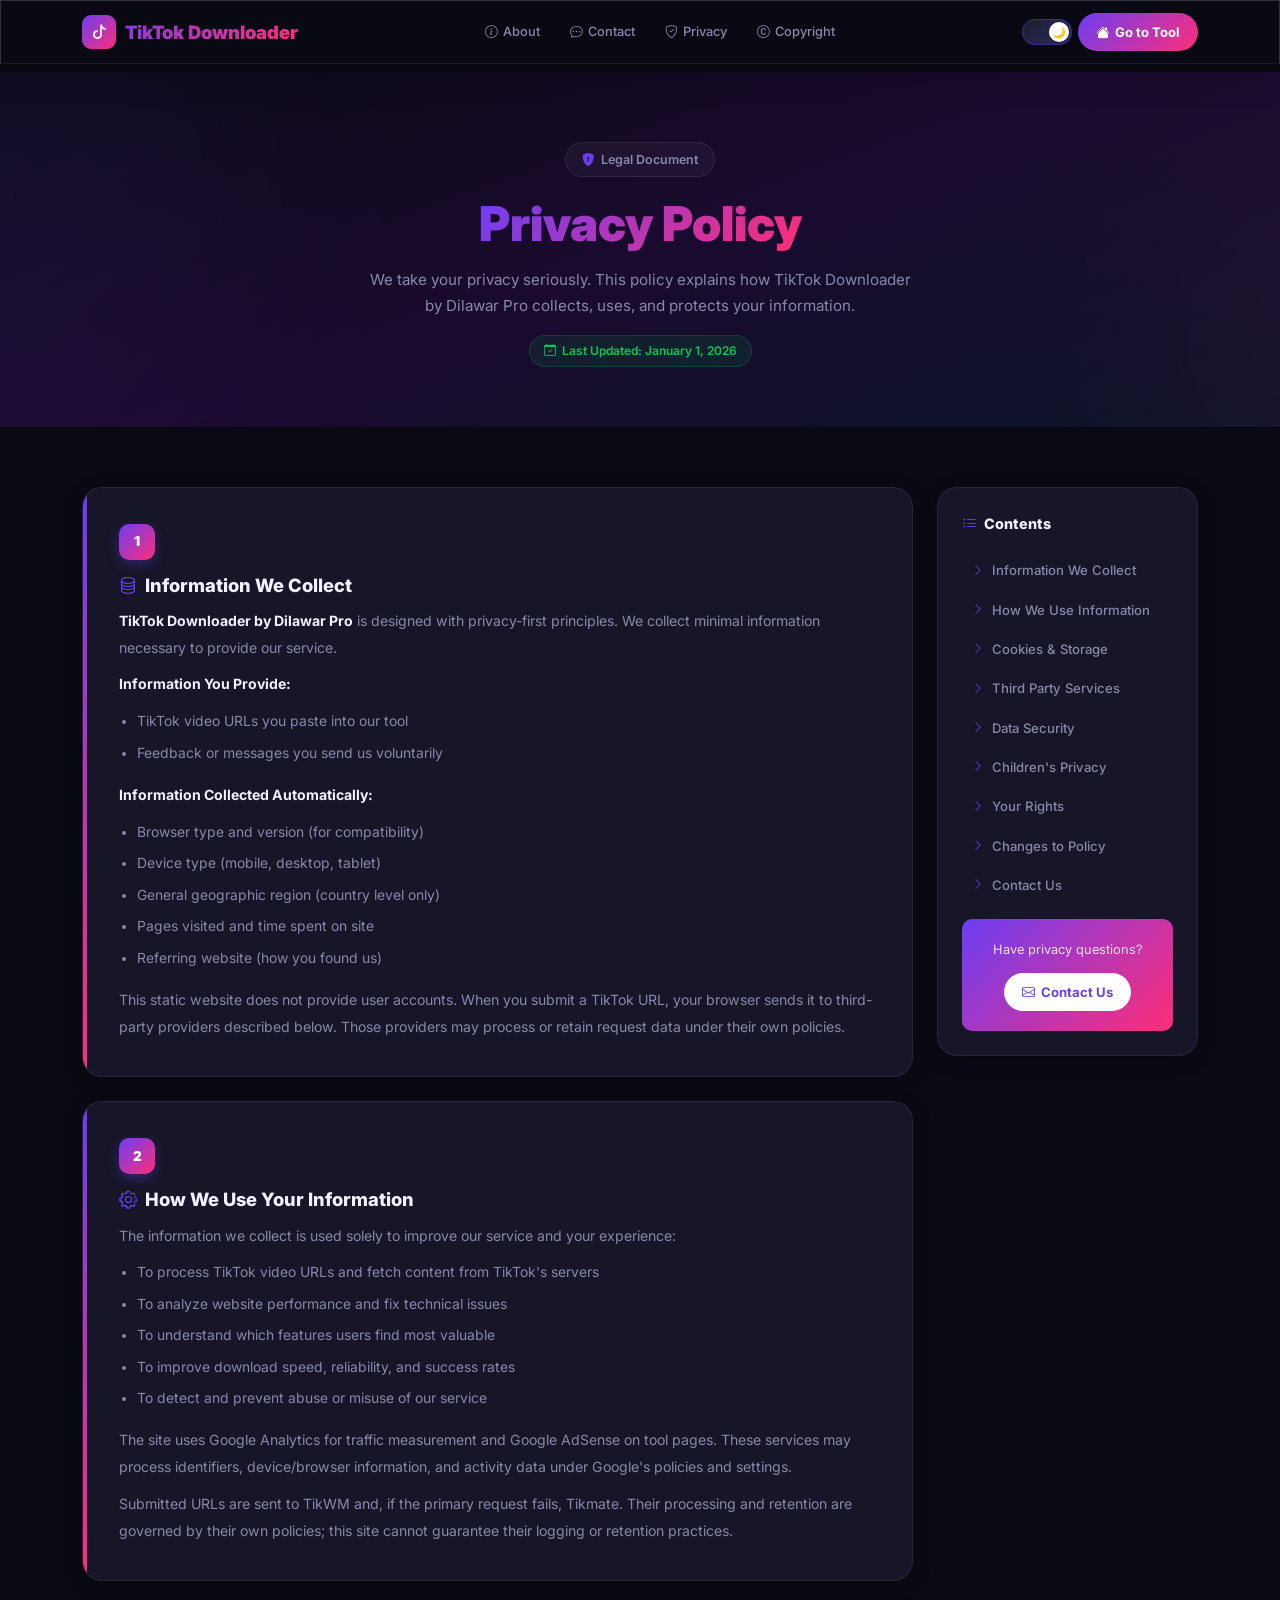
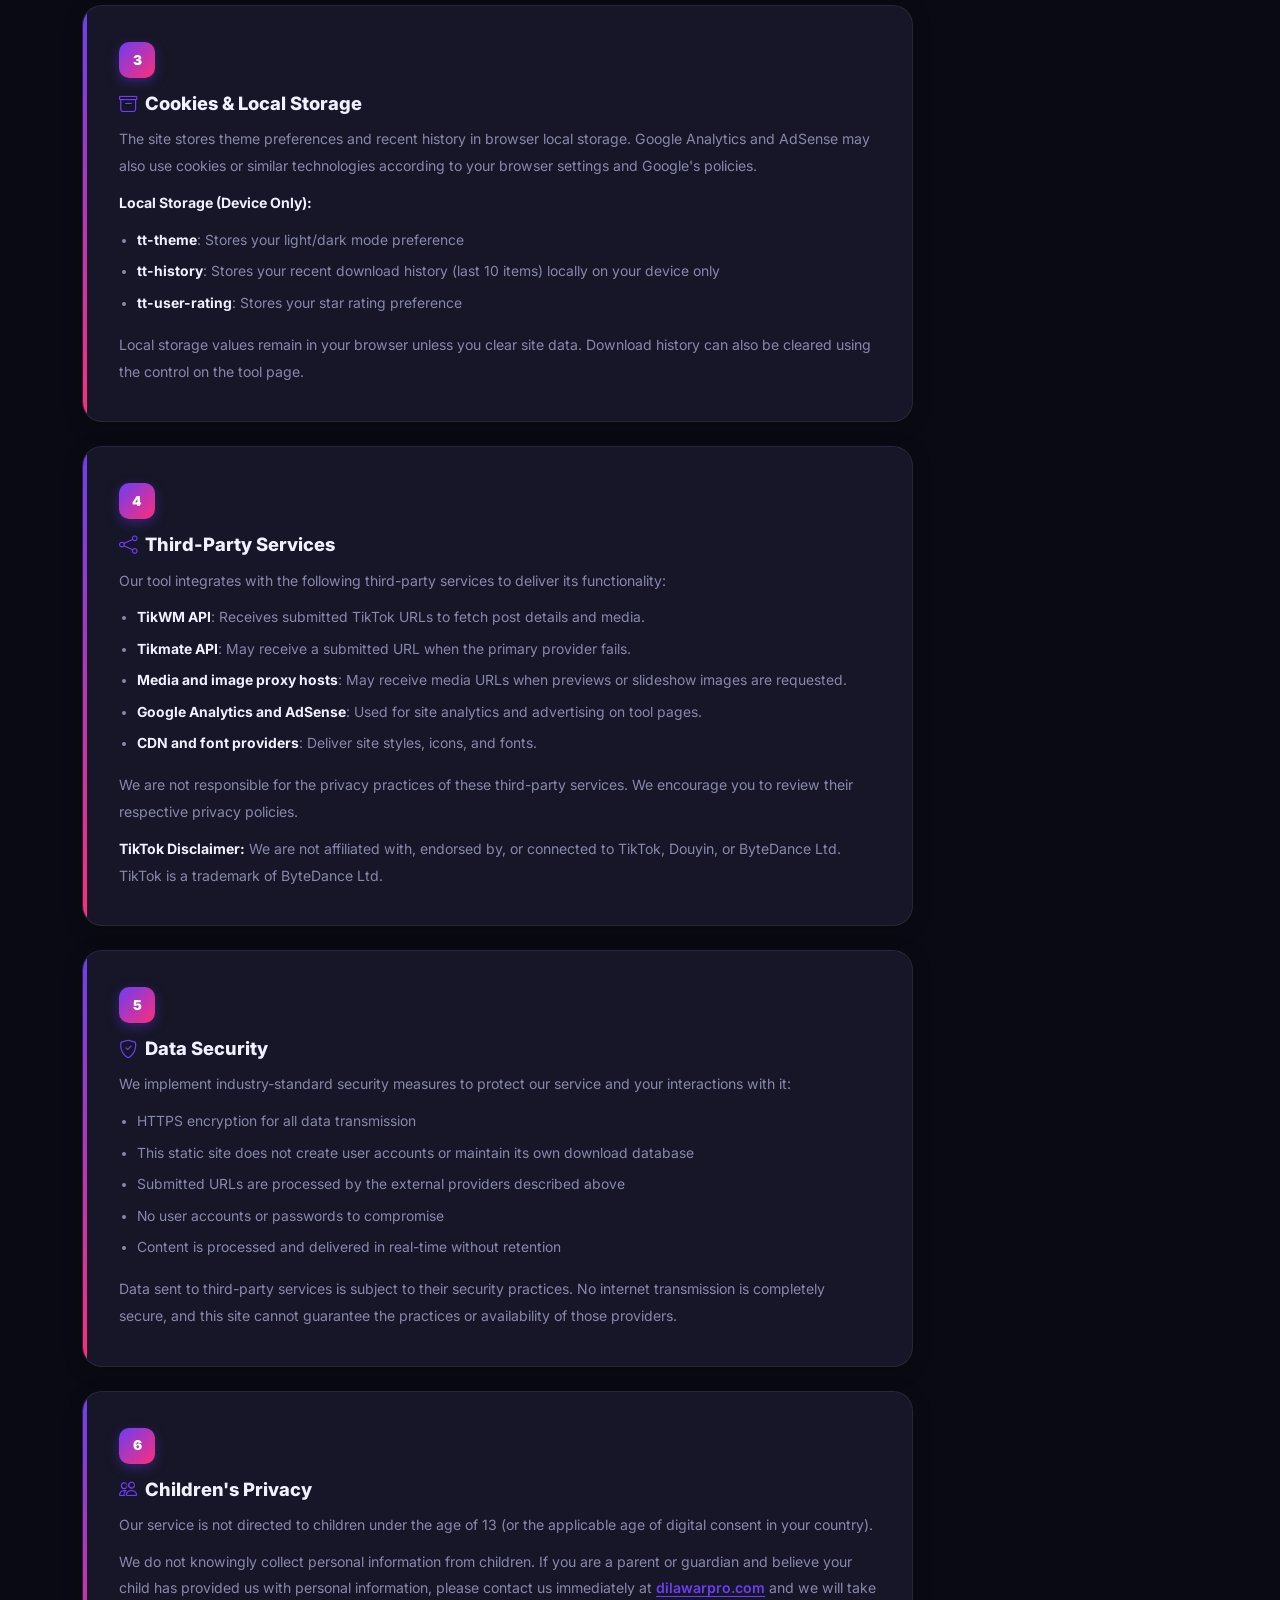
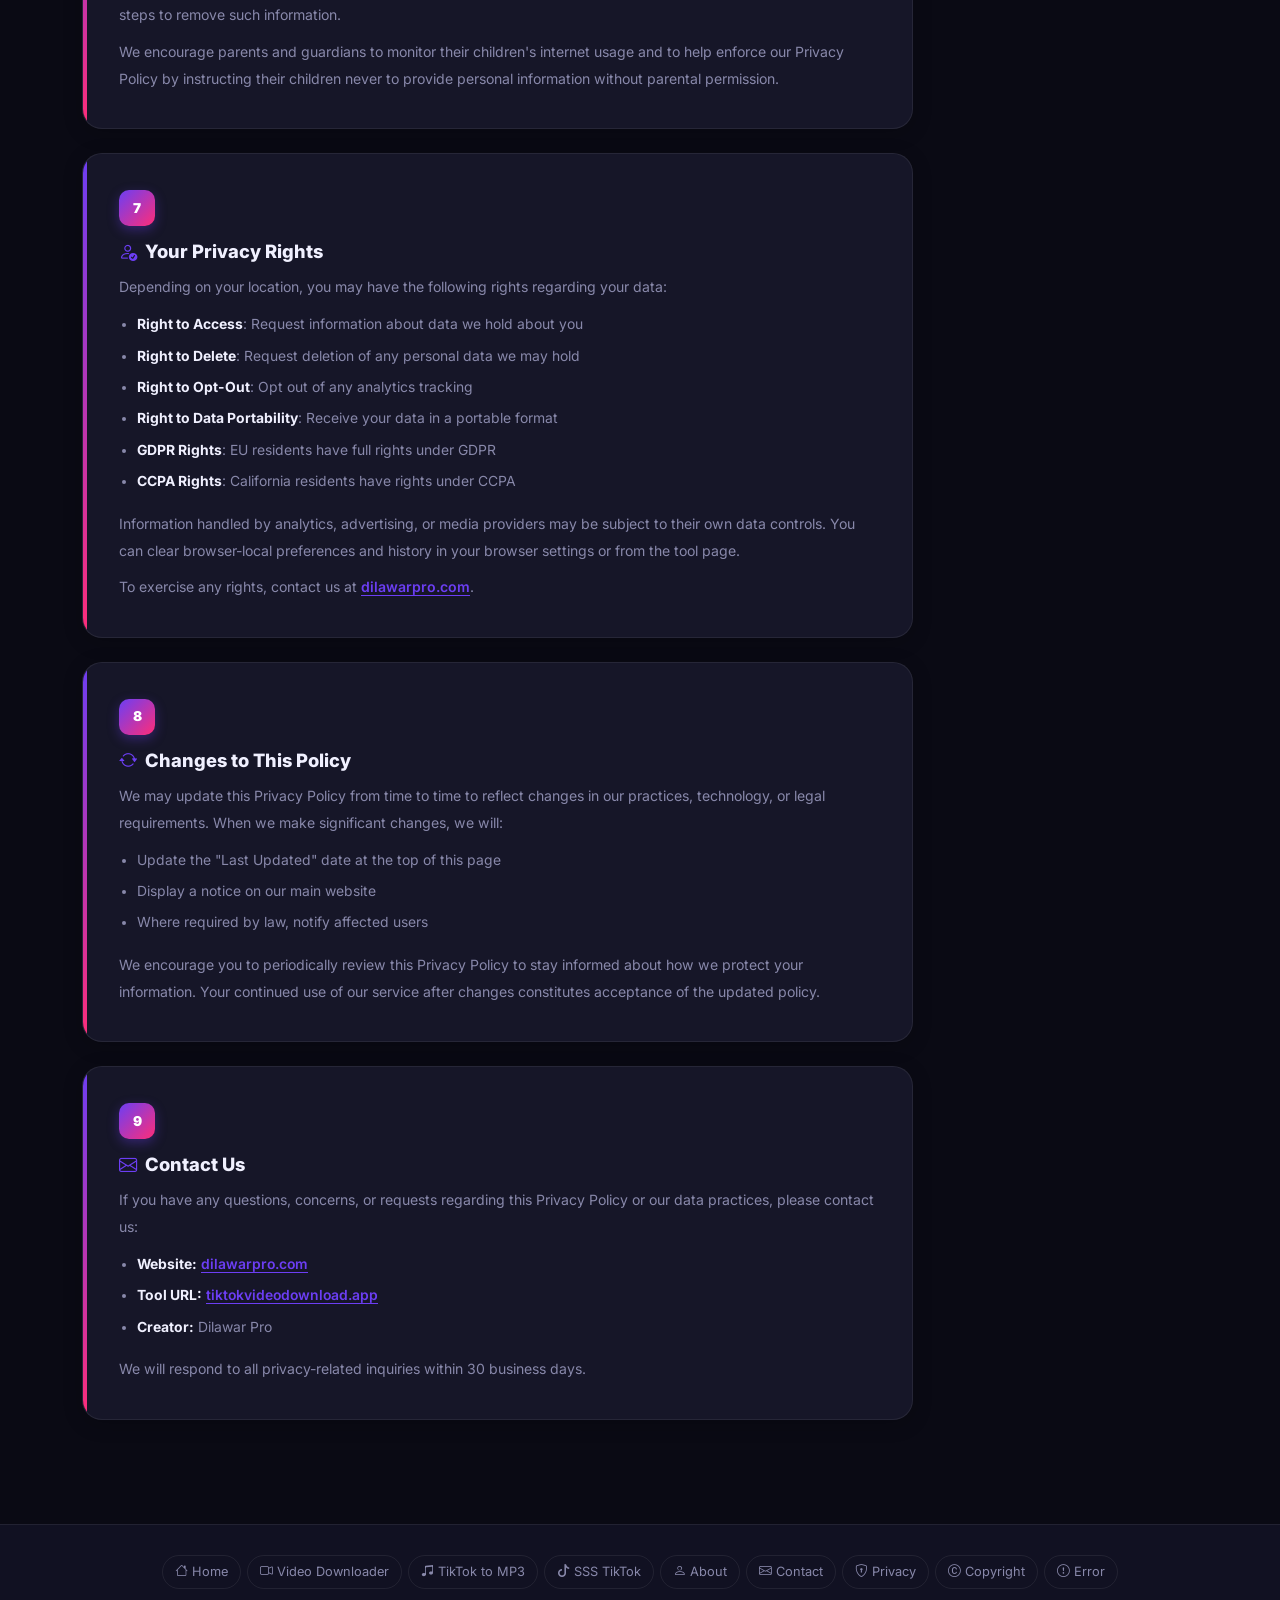
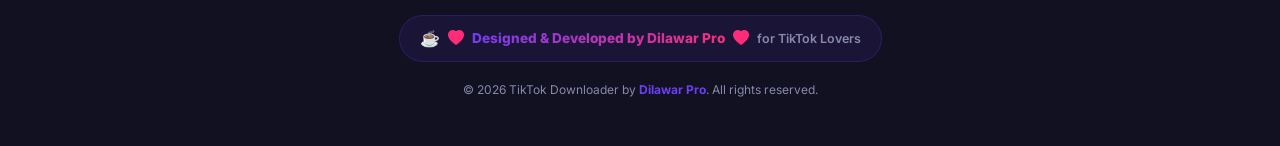
<file: privacy-policy.html>
<!DOCTYPE html>
<html lang="en" data-theme="dark">
<head>
    <meta charset="UTF-8">
    <meta name="viewport" content="width=device-width, initial-scale=1.0">
    <title>Privacy Policy - TikTok Downloader by Dilawar Pro</title>
    <meta name="description" content="Privacy Policy for TikTok Downloader by Dilawar Pro. Learn how we collect, use, and protect your data at tiktokvideodownload.app">
    <meta name="robots" content="index, follow">
    <link rel="canonical" href="https://tiktokvideodownload.app/privacy-policy.html">
    <link href="https://cdn.jsdelivr.net/npm/bootstrap@5.3.3/dist/css/bootstrap.min.css" rel="stylesheet">
    <link href="https://cdn.jsdelivr.net/npm/bootstrap-icons@1.11.3/font/bootstrap-icons.min.css" rel="stylesheet">
    <link href="https://fonts.googleapis.com/css2?family=Inter:wght@300;400;500;600;700;800;900&display=swap" rel="stylesheet">
    <style>
        :root {
            --primary: #6C3EF4;
            --secondary: #FF2D78;
            --accent: #00D4FF;
            --success: #00C853;
            --gradient: linear-gradient(135deg, #6C3EF4 0%, #FF2D78 100%);
            --gradient-btn: linear-gradient(135deg, #6C3EF4, #FF2D78);
            --font: 'Inter', sans-serif;
            --radius: 20px;
            --radius-md: 14px;
            --radius-sm: 10px;
            --transition: all 0.3s cubic-bezier(0.4,0,0.2,1);
        }
        [data-theme="dark"] {
            --bg: #0A0A14; --bg-secondary: #111122; --bg-card: #161628;
            --bg-input: rgba(255,255,255,0.06); --border-light: rgba(255,255,255,0.07);
            --text: #F0F0FF; --text-muted: #8888AA; --nav-bg: rgba(10,10,20,0.95);
            --shadow-card: 0 4px 20px rgba(0,0,0,0.2); --glass: rgba(255,255,255,0.04);
            --glass-border: rgba(255,255,255,0.08); --section-alt: rgba(255,255,255,0.015);
            --tag-bg: rgba(108,62,244,0.1); --tag-border: rgba(108,62,244,0.2); --tag-color: #9A8AFF;
        }
        [data-theme="light"] {
            --bg: #F5F4FF; --bg-secondary: #EDEAFF; --bg-card: #FFFFFF;
            --bg-input: rgba(108,62,244,0.05); --border-light: rgba(108,62,244,0.08);
            --text: #1A1040; --text-muted: #6B5B95; --nav-bg: rgba(245,244,255,0.97);
            --shadow-card: 0 4px 20px rgba(108,62,244,0.06); --glass: rgba(255,255,255,0.75);
            --glass-border: rgba(108,62,244,0.12); --section-alt: rgba(108,62,244,0.025);
            --tag-bg: rgba(108,62,244,0.07); --tag-border: rgba(108,62,244,0.14); --tag-color: #5429D4;
        }
        *, *::before, *::after { margin:0; padding:0; box-sizing:border-box; min-width:0; }
        html { scroll-behavior:smooth; width:100%; max-width:100vw; overflow-x:hidden; }
        body { font-family:var(--font); background:var(--bg); color:var(--text); width:100%; max-width:100vw; min-width:0; overflow-x:hidden; padding-top:calc(72px + env(safe-area-inset-top)); line-height:1.7; transition:background 0.4s ease, color 0.4s ease; }
        ::selection { background:var(--primary); color:#fff; }
        ::-webkit-scrollbar { width:5px; }
        ::-webkit-scrollbar-track { background:var(--bg); }
        ::-webkit-scrollbar-thumb { background:var(--primary); border-radius:3px; }
        a { text-decoration:none; color:inherit; }

        /* NAVBAR */
        .main-nav { background:var(--nav-bg); border:1px solid rgba(255,255,255,0.16); backdrop-filter:blur(24px); border-bottom:1px solid var(--border-light); box-shadow:0 12px 35px rgba(0,0,0,0.12); padding:12px 0; position:fixed; top:0; left:0; right:0; width:100%; z-index:1000; transition:var(--transition); background-clip:padding-box; }
        .brand { display:flex; align-items:center; gap:9px; font-size:1.15rem; font-weight:900; background:var(--gradient); -webkit-background-clip:text; -webkit-text-fill-color:transparent; background-clip:text; }
        .brand-ico { width:34px; height:34px; background:var(--gradient); border-radius:9px; display:flex; align-items:center; justify-content:center; color:white; font-size:0.9rem; -webkit-text-fill-color:white; flex-shrink:0; }
        .nav-links { display:flex; align-items:center; gap:6px; }
        .nav-center{display:flex;align-items:center;gap:2px;flex:1;justify-content:center;}
        .nav-link-item { color:var(--text-muted); font-weight:500; font-size:0.8rem; padding:6px 14px; border-radius:8px; transition:var(--transition); display:flex; align-items:center; gap:5px; text-decoration:none; }
        .nav-link-item:hover { color:var(--primary); background:var(--tag-bg); }
        .btn-home { display:inline-flex; align-items:center; gap:6px; background:var(--gradient-btn); color:white !important; -webkit-text-fill-color:white; border:none; border-radius:50px; padding:8px 18px; font-weight:700; font-size:0.82rem; transition:var(--transition); cursor:pointer; }
        .btn-home:hover { transform:translateY(-2px); box-shadow:0 8px 25px rgba(108,62,244,0.4); color:white; }
        .theme-toggle { display:inline-flex; align-items:center; gap:8px; cursor:pointer; }
        .tt-track { width:50px; height:26px; border-radius:50px; position:relative; transition:var(--transition); border:1.5px solid var(--border-light); flex-shrink:0; }
        [data-theme="dark"] .tt-track { background:linear-gradient(135deg,#1C1C35,#2D2D55); border-color:rgba(108,62,244,0.4); }
        [data-theme="light"] .tt-track { background:linear-gradient(135deg,#FFD700,#FFA500); border-color:#FFB300; }
        .tt-thumb { width:20px; height:20px; background:#fff; border-radius:50%; position:absolute; top:2px; left:2px; transition:var(--transition); display:flex; align-items:center; justify-content:center; font-size:11px; box-shadow:0 2px 6px rgba(0,0,0,0.2); }
        [data-theme="dark"] .tt-thumb { transform:translateX(24px); }

        /* PAGE HERO */
        .page-hero { background:linear-gradient(160deg, #0A0A14 0%, #1A0A2E 50%, #0A1428 100%); padding:70px 0 60px; position:relative; overflow:hidden; }
        [data-theme="light"] .page-hero { background:linear-gradient(160deg, #EDE9FF 0%, #F5E6FF 50%, #E8F0FF 100%); }
        .page-hero::before { content:''; position:absolute; top:-50%; left:-30%; width:600px; height:600px; background:var(--primary); border-radius:50%; filter:blur(120px); opacity:0.08; }
        .page-hero::after { content:''; position:absolute; bottom:-30%; right:-20%; width:400px; height:400px; background:var(--secondary); border-radius:50%; filter:blur(100px); opacity:0.06; }
        .page-hero-inner { position:relative; z-index:2; }
        .page-badge { display:inline-flex; align-items:center; gap:7px; background:var(--glass); border:1px solid var(--glass-border); border-radius:50px; padding:6px 16px; font-size:0.78rem; font-weight:600; color:var(--text-muted); margin-bottom:18px; }
        .page-title { font-size:clamp(2rem,4vw,3rem); font-weight:900; margin-bottom:14px; }
        .text-gradient { background:var(--gradient); -webkit-background-clip:text; -webkit-text-fill-color:transparent; background-clip:text; }
        .page-subtitle { color:var(--text-muted); font-size:0.95rem; max-width:550px; margin:0 auto; }
        .update-badge { display:inline-flex; align-items:center; gap:6px; background:rgba(0,200,83,0.1); border:1px solid rgba(0,200,83,0.2); border-radius:50px; padding:5px 14px; font-size:0.75rem; font-weight:600; color:var(--success); margin-top:16px; }

        /* CONTENT */
        .content-wrap { padding:60px 0 80px; }
        .policy-card { background:var(--bg-card); border:1px solid var(--border-light); border-radius:var(--radius); padding:36px; margin-bottom:24px; box-shadow:var(--shadow-card); transition:var(--transition); position:relative; overflow:hidden; }
        .policy-card::before { content:''; position:absolute; top:0; left:0; width:4px; height:100%; background:var(--gradient); }
        .policy-card:hover { box-shadow:0 8px 30px rgba(108,62,244,0.1); transform:translateY(-2px); }
        .policy-num { display:inline-flex; align-items:center; justify-content:center; width:36px; height:36px; background:var(--gradient-btn); border-radius:10px; font-weight:900; font-size:0.85rem; color:white; margin-bottom:14px; box-shadow:0 4px 12px rgba(108,62,244,0.35); }
        .policy-title { font-size:1.15rem; font-weight:800; margin-bottom:12px; color:var(--text); }
        .policy-body { font-size:0.88rem; color:var(--text-muted); line-height:1.9; }
        .policy-body p { margin-bottom:10px; }
        .policy-body p:last-child { margin-bottom:0; }
        .policy-body strong { color:var(--text); font-weight:700; }
        .policy-body a { color:var(--primary); font-weight:600; text-decoration:underline; text-underline-offset:3px; }
        .policy-body ul { padding-left:18px; margin-top:8px; display:flex; flex-direction:column; gap:5px; }
        .policy-body ul li { font-size:0.87rem; }

        /* SIDEBAR */
        .toc-card { background:var(--bg-card); border:1px solid var(--border-light); border-radius:var(--radius); padding:24px; position:sticky; top:90px; box-shadow:var(--shadow-card); }
        .toc-title { font-size:0.9rem; font-weight:800; margin-bottom:16px; color:var(--text); display:flex; align-items:center; gap:8px; }
        .toc-link { display:flex; align-items:center; gap:8px; color:var(--text-muted); font-size:0.82rem; font-weight:500; padding:7px 10px; border-radius:8px; transition:var(--transition); margin-bottom:3px; }
        .toc-link:hover { color:var(--primary); background:var(--tag-bg); }
        .toc-link i { font-size:0.75rem; color:var(--primary); flex-shrink:0; }
        .contact-box { background:var(--gradient-btn); border-radius:var(--radius-sm); padding:20px; margin-top:16px; text-align:center; }
        .contact-box p { color:rgba(255,255,255,0.85); font-size:0.8rem; margin-bottom:12px; }
        .contact-box a { display:inline-flex; align-items:center; gap:6px; background:white; color:var(--primary); border-radius:50px; padding:8px 18px; font-weight:700; font-size:0.82rem; transition:var(--transition); }
        .contact-box a:hover { transform:scale(1.03); }

        /* FOOTER */
        .page-footer { background:var(--bg-secondary); border-top:1px solid var(--border-light); padding:30px 0; text-align:center; }
        .footer-links { display:flex; flex-wrap:wrap; gap:6px; justify-content:center; margin-bottom:16px; }
        .footer-link { color:var(--text-muted); font-size:0.8rem; padding:5px 12px; border-radius:20px; transition:var(--transition); border:1px solid var(--border-light); }
        .footer-link:hover { color:var(--primary); border-color:var(--primary); background:var(--tag-bg); }
        .watermark-wrap { display:inline-flex; align-items:center; gap:8px; background:var(--tag-bg); border:1px solid var(--tag-border); border-radius:50px; padding:9px 20px; margin:10px 0; transition:var(--transition); }
        .watermark-wrap:hover { background:var(--gradient-btn); border-color:transparent; transform:scale(1.02); }
        .watermark-wrap:hover .wm-text { -webkit-text-fill-color:white; }
        .watermark-wrap:hover .wm-heart { color:white; }
        .wm-text { background:var(--gradient); -webkit-background-clip:text; -webkit-text-fill-color:transparent; background-clip:text; font-weight:800; font-size:0.85rem; }
        .wm-heart { color:var(--secondary); animation:heartbeat 1.3s ease-in-out infinite; }
        .wm-coffee { color:#FFB300; }
        @keyframes heartbeat { 0%,100%{transform:scale(1);} 25%{transform:scale(1.3);} 75%{transform:scale(1.15);} }

        @media(max-width:991px) { .toc-card { position:static; margin-bottom:24px; } }
        @media(max-width:767px) { .policy-card { padding:24px 18px; } .page-hero { padding:50px 0 40px; } }
    </style>
</head>
<body>

<!-- NAVBAR -->
<nav class="main-nav" role="navigation" aria-label="Main navigation">
    <div class="container">
        <div class="d-flex align-items-center justify-content-between gap-2">
            <a href="./index.html" class="brand">
                <span class="brand-ico"><i class="bi bi-tiktok"></i></span>
                TikTok Downloader
            </a>
            <div class="nav-center">
                <a href="./about.html" class="nav-link-item"><i class="bi bi-info-circle"></i> About</a>
                <a href="./contact.html" class="nav-link-item"><i class="bi bi-chat-dots"></i> Contact</a>
                <a href="./privacy-policy.html" class="nav-link-item"><i class="bi bi-shield-check"></i> Privacy</a>
                <a href="./copyright.html" class="nav-link-item"><i class="bi bi-c-circle"></i> Copyright</a>
            </div>
            <div class="nav-links">
                <div class="theme-toggle" onclick="toggleTheme()" tabindex="0" role="switch" aria-label="Toggle theme">
                    <div class="tt-track"><div class="tt-thumb" id="ttThumb"><span id="ttEmoji">🌙</span></div></div>
                </div>
                <a href="./index.html" class="btn-home">
                    <i class="bi bi-house-fill"></i> Go to Tool
                </a>
            </div>
        </div>
    </div>
</nav>

<!-- PAGE HERO -->
<section class="page-hero text-center" aria-labelledby="privacy-title">
    <div class="container page-hero-inner">
        <div class="page-badge">
            <i class="bi bi-shield-lock-fill" style="color:var(--primary);"></i>
            Legal Document
        </div>
        <h1 class="page-title" id="privacy-title">
            <span class="text-gradient">Privacy Policy</span>
        </h1>
        <p class="page-subtitle">
            We take your privacy seriously. This policy explains how TikTok Downloader
            by Dilawar Pro collects, uses, and protects your information.
        </p>
        <div class="update-badge">
            <i class="bi bi-calendar-check"></i>
            Last Updated: January 1, 2026
        </div>
    </div>
</section>

<!-- CONTENT -->
<div class="content-wrap">
    <div class="container">
        <div class="row g-4">

            <!-- Table of Contents (Sidebar) -->
            <div class="col-lg-3 order-lg-2">
                <div class="toc-card" role="navigation" aria-label="Table of contents">
                    <div class="toc-title">
                        <i class="bi bi-list-ul" style="color:var(--primary);"></i>
                        Contents
                    </div>
                    <a href="#section-1" class="toc-link"><i class="bi bi-chevron-right"></i> Information We Collect</a>
                    <a href="#section-2" class="toc-link"><i class="bi bi-chevron-right"></i> How We Use Information</a>
                    <a href="#section-3" class="toc-link"><i class="bi bi-chevron-right"></i> Cookies & Storage</a>
                    <a href="#section-4" class="toc-link"><i class="bi bi-chevron-right"></i> Third Party Services</a>
                    <a href="#section-5" class="toc-link"><i class="bi bi-chevron-right"></i> Data Security</a>
                    <a href="#section-6" class="toc-link"><i class="bi bi-chevron-right"></i> Children's Privacy</a>
                    <a href="#section-7" class="toc-link"><i class="bi bi-chevron-right"></i> Your Rights</a>
                    <a href="#section-8" class="toc-link"><i class="bi bi-chevron-right"></i> Changes to Policy</a>
                    <a href="#section-9" class="toc-link"><i class="bi bi-chevron-right"></i> Contact Us</a>

                    <div class="contact-box">
                        <p>Have privacy questions?</p>
                        <a href="https://dilawarpro.com" target="_blank" rel="noopener">
                            <i class="bi bi-envelope"></i> Contact Us
                        </a>
                    </div>
                </div>
            </div>

            <!-- Policy Content -->
            <div class="col-lg-9 order-lg-1">

                <div class="policy-card" id="section-1">
                    <div class="policy-num">1</div>
                    <h2 class="policy-title"><i class="bi bi-database me-2" style="color:var(--primary);"></i>Information We Collect</h2>
                    <div class="policy-body">
                        <p><strong>TikTok Downloader by Dilawar Pro</strong> is designed with privacy-first principles. We collect minimal information necessary to provide our service.</p>
                        <p><strong>Information You Provide:</strong></p>
                        <ul>
                            <li>TikTok video URLs you paste into our tool</li>
                            <li>Feedback or messages you send us voluntarily</li>
                        </ul>
                        <p><strong>Information Collected Automatically:</strong></p>
                        <ul>
                            <li>Browser type and version (for compatibility)</li>
                            <li>Device type (mobile, desktop, tablet)</li>
                            <li>General geographic region (country level only)</li>
                            <li>Pages visited and time spent on site</li>
                            <li>Referring website (how you found us)</li>
                        </ul>
                        <p>This static website does not provide user accounts. When you submit a TikTok URL, your browser sends it to third-party providers described below. Those providers may process or retain request data under their own policies.</p>
                    </div>
                </div>

                <div class="policy-card" id="section-2">
                    <div class="policy-num">2</div>
                    <h2 class="policy-title"><i class="bi bi-gear me-2" style="color:var(--primary);"></i>How We Use Your Information</h2>
                    <div class="policy-body">
                        <p>The information we collect is used solely to improve our service and your experience:</p>
                        <ul>
                            <li>To process TikTok video URLs and fetch content from TikTok's servers</li>
                            <li>To analyze website performance and fix technical issues</li>
                            <li>To understand which features users find most valuable</li>
                            <li>To improve download speed, reliability, and success rates</li>
                            <li>To detect and prevent abuse or misuse of our service</li>
                        </ul>
                        <p>The site uses Google Analytics for traffic measurement and Google AdSense on tool pages. These services may process identifiers, device/browser information, and activity data under Google's policies and settings.</p>
                        <p>Submitted URLs are sent to TikWM and, if the primary request fails, Tikmate. Their processing and retention are governed by their own policies; this site cannot guarantee their logging or retention practices.</p>
                    </div>
                </div>

                <div class="policy-card" id="section-3">
                    <div class="policy-num">3</div>
                    <h2 class="policy-title"><i class="bi bi-archive me-2" style="color:var(--primary);"></i>Cookies & Local Storage</h2>
                    <div class="policy-body">
                        <p>The site stores theme preferences and recent history in browser local storage. Google Analytics and AdSense may also use cookies or similar technologies according to your browser settings and Google's policies.</p>
                        <p><strong>Local Storage (Device Only):</strong></p>
                        <ul>
                            <li><strong>tt-theme</strong>: Stores your light/dark mode preference</li>
                            <li><strong>tt-history</strong>: Stores your recent download history (last 10 items) locally on your device only</li>
                            <li><strong>tt-user-rating</strong>: Stores your star rating preference</li>
                        </ul>
                        <p>Local storage values remain in your browser unless you clear site data. Download history can also be cleared using the control on the tool page.</p>
                    </div>
                </div>

                <div class="policy-card" id="section-4">
                    <div class="policy-num">4</div>
                    <h2 class="policy-title"><i class="bi bi-share me-2" style="color:var(--primary);"></i>Third-Party Services</h2>
                    <div class="policy-body">
                        <p>Our tool integrates with the following third-party services to deliver its functionality:</p>
                        <ul>
                            <li><strong>TikWM API</strong>: Receives submitted TikTok URLs to fetch post details and media.</li>
                            <li><strong>Tikmate API</strong>: May receive a submitted URL when the primary provider fails.</li>
                            <li><strong>Media and image proxy hosts</strong>: May receive media URLs when previews or slideshow images are requested.</li>
                            <li><strong>Google Analytics and AdSense</strong>: Used for site analytics and advertising on tool pages.</li>
                            <li><strong>CDN and font providers</strong>: Deliver site styles, icons, and fonts.</li>
                        </ul>
                        <p>We are not responsible for the privacy practices of these third-party services. We encourage you to review their respective privacy policies.</p>
                        <p><strong>TikTok Disclaimer:</strong> We are not affiliated with, endorsed by, or connected to TikTok, Douyin, or ByteDance Ltd. TikTok is a trademark of ByteDance Ltd.</p>
                    </div>
                </div>

                <div class="policy-card" id="section-5">
                    <div class="policy-num">5</div>
                    <h2 class="policy-title"><i class="bi bi-shield-check me-2" style="color:var(--primary);"></i>Data Security</h2>
                    <div class="policy-body">
                        <p>We implement industry-standard security measures to protect our service and your interactions with it:</p>
                        <ul>
                            <li>HTTPS encryption for all data transmission</li>
                            <li>This static site does not create user accounts or maintain its own download database</li>
                            <li>Submitted URLs are processed by the external providers described above</li>
                            <li>No user accounts or passwords to compromise</li>
                            <li>Content is processed and delivered in real-time without retention</li>
                        </ul>
                        <p>Data sent to third-party services is subject to their security practices. No internet transmission is completely secure, and this site cannot guarantee the practices or availability of those providers.</p>
                    </div>
                </div>

                <div class="policy-card" id="section-6">
                    <div class="policy-num">6</div>
                    <h2 class="policy-title"><i class="bi bi-people me-2" style="color:var(--primary);"></i>Children's Privacy</h2>
                    <div class="policy-body">
                        <p>Our service is not directed to children under the age of 13 (or the applicable age of digital consent in your country).</p>
                        <p>We do not knowingly collect personal information from children. If you are a parent or guardian and believe your child has provided us with personal information, please contact us immediately at <a href="https://dilawarpro.com" target="_blank" rel="noopener">dilawarpro.com</a> and we will take steps to remove such information.</p>
                        <p>We encourage parents and guardians to monitor their children's internet usage and to help enforce our Privacy Policy by instructing their children never to provide personal information without parental permission.</p>
                    </div>
                </div>

                <div class="policy-card" id="section-7">
                    <div class="policy-num">7</div>
                    <h2 class="policy-title"><i class="bi bi-person-check me-2" style="color:var(--primary);"></i>Your Privacy Rights</h2>
                    <div class="policy-body">
                        <p>Depending on your location, you may have the following rights regarding your data:</p>
                        <ul>
                            <li><strong>Right to Access</strong>: Request information about data we hold about you</li>
                            <li><strong>Right to Delete</strong>: Request deletion of any personal data we may hold</li>
                            <li><strong>Right to Opt-Out</strong>: Opt out of any analytics tracking</li>
                            <li><strong>Right to Data Portability</strong>: Receive your data in a portable format</li>
                            <li><strong>GDPR Rights</strong>: EU residents have full rights under GDPR</li>
                            <li><strong>CCPA Rights</strong>: California residents have rights under CCPA</li>
                        </ul>
                        <p>Information handled by analytics, advertising, or media providers may be subject to their own data controls. You can clear browser-local preferences and history in your browser settings or from the tool page.</p>
                        <p>To exercise any rights, contact us at <a href="https://dilawarpro.com" target="_blank" rel="noopener">dilawarpro.com</a>.</p>
                    </div>
                </div>

                <div class="policy-card" id="section-8">
                    <div class="policy-num">8</div>
                    <h2 class="policy-title"><i class="bi bi-arrow-repeat me-2" style="color:var(--primary);"></i>Changes to This Policy</h2>
                    <div class="policy-body">
                        <p>We may update this Privacy Policy from time to time to reflect changes in our practices, technology, or legal requirements. When we make significant changes, we will:</p>
                        <ul>
                            <li>Update the "Last Updated" date at the top of this page</li>
                            <li>Display a notice on our main website</li>
                            <li>Where required by law, notify affected users</li>
                        </ul>
                        <p>We encourage you to periodically review this Privacy Policy to stay informed about how we protect your information. Your continued use of our service after changes constitutes acceptance of the updated policy.</p>
                    </div>
                </div>

                <div class="policy-card" id="section-9">
                    <div class="policy-num">9</div>
                    <h2 class="policy-title"><i class="bi bi-envelope me-2" style="color:var(--primary);"></i>Contact Us</h2>
                    <div class="policy-body">
                        <p>If you have any questions, concerns, or requests regarding this Privacy Policy or our data practices, please contact us:</p>
                        <ul>
                            <li><strong>Website:</strong> <a href="https://dilawarpro.com" target="_blank" rel="noopener">dilawarpro.com</a></li>
                            <li><strong>Tool URL:</strong> <a href="https://tiktokvideodownload.app" target="_blank" rel="noopener">tiktokvideodownload.app</a></li>
                            <li><strong>Creator:</strong> Dilawar Pro</li>
                        </ul>
                        <p>We will respond to all privacy-related inquiries within 30 business days.</p>
                    </div>
                </div>

            </div>
        </div>
    </div>
</div>

<!-- FOOTER -->
<footer class="page-footer" role="contentinfo">
    <div class="container">
        <div class="footer-links">
            <a href="./index.html" class="footer-link"><i class="bi bi-house"></i> Home</a>
            <a href="./tiktok-downloader.html" class="footer-link"><i class="bi bi-camera-video"></i> Video Downloader</a>
            <a href="./tiktok-mp3.html" class="footer-link"><i class="bi bi-music-note-beamed"></i> TikTok to MP3</a>
            <a href="./ssstiktok.html" class="footer-link"><i class="bi bi-tiktok"></i> SSS TikTok</a>
            <a href="./about.html" class="footer-link"><i class="bi bi-person"></i> About</a>
            <a href="./contact.html" class="footer-link"><i class="bi bi-envelope"></i> Contact</a>
            <a href="./privacy-policy.html" class="footer-link"><i class="bi bi-shield-lock"></i> Privacy</a>
            <a href="./copyright.html" class="footer-link"><i class="bi bi-c-circle"></i> Copyright</a>
            <a href="./404.html" class="footer-link"><i class="bi bi-exclamation-circle"></i> Error</a>
        </div>
        <a href="https://dilawarpro.com" target="_blank" rel="noopener" class="watermark-wrap" aria-label="Made by Dilawar Pro">
            <span class="wm-coffee">☕</span>
            <i class="bi bi-heart-fill wm-heart"></i>
            <span class="wm-text">Designed &amp; Developed by Dilawar Pro</span>
            <i class="bi bi-heart-fill wm-heart"></i>
            <span style="font-size:0.78rem;color:var(--text-muted);font-weight:600;">for TikTok Lovers</span>
        </a>
        <p style="font-size:0.75rem;color:var(--text-muted);margin-top:8px;">
            © <span id="yr"></span> TikTok Downloader by <a href="https://dilawarpro.com" target="_blank" rel="noopener" style="color:var(--primary);font-weight:700;">Dilawar Pro</a>. All rights reserved.
        </p>
    </div>
</footer>

<script>
    document.getElementById('yr').textContent = new Date().getFullYear();
    const savedTheme = localStorage.getItem('tt-theme') || 'dark';
    document.documentElement.setAttribute('data-theme', savedTheme);
    document.getElementById('ttEmoji').textContent = savedTheme === 'dark' ? '🌙' : '☀️';
    function toggleTheme() {
        const cur = document.documentElement.getAttribute('data-theme');
        const next = cur === 'dark' ? 'light' : 'dark';
        document.documentElement.setAttribute('data-theme', next);
        document.getElementById('ttEmoji').textContent = next === 'dark' ? '🌙' : '☀️';
        localStorage.setItem('tt-theme', next);
    }
    document.getElementById('ttThumb').parentElement.parentElement.addEventListener('keydown', e => {
        if (e.key === 'Enter' || e.key === ' ') { e.preventDefault(); toggleTheme(); }
    });
    document.querySelectorAll('a[href^="#"]').forEach(a => {
        a.addEventListener('click', e => {
            const t = document.querySelector(a.getAttribute('href'));
            if (t) { e.preventDefault(); t.scrollIntoView({ behavior:'smooth' }); }
        });
    });
</script>
</body>
</html>
</file>
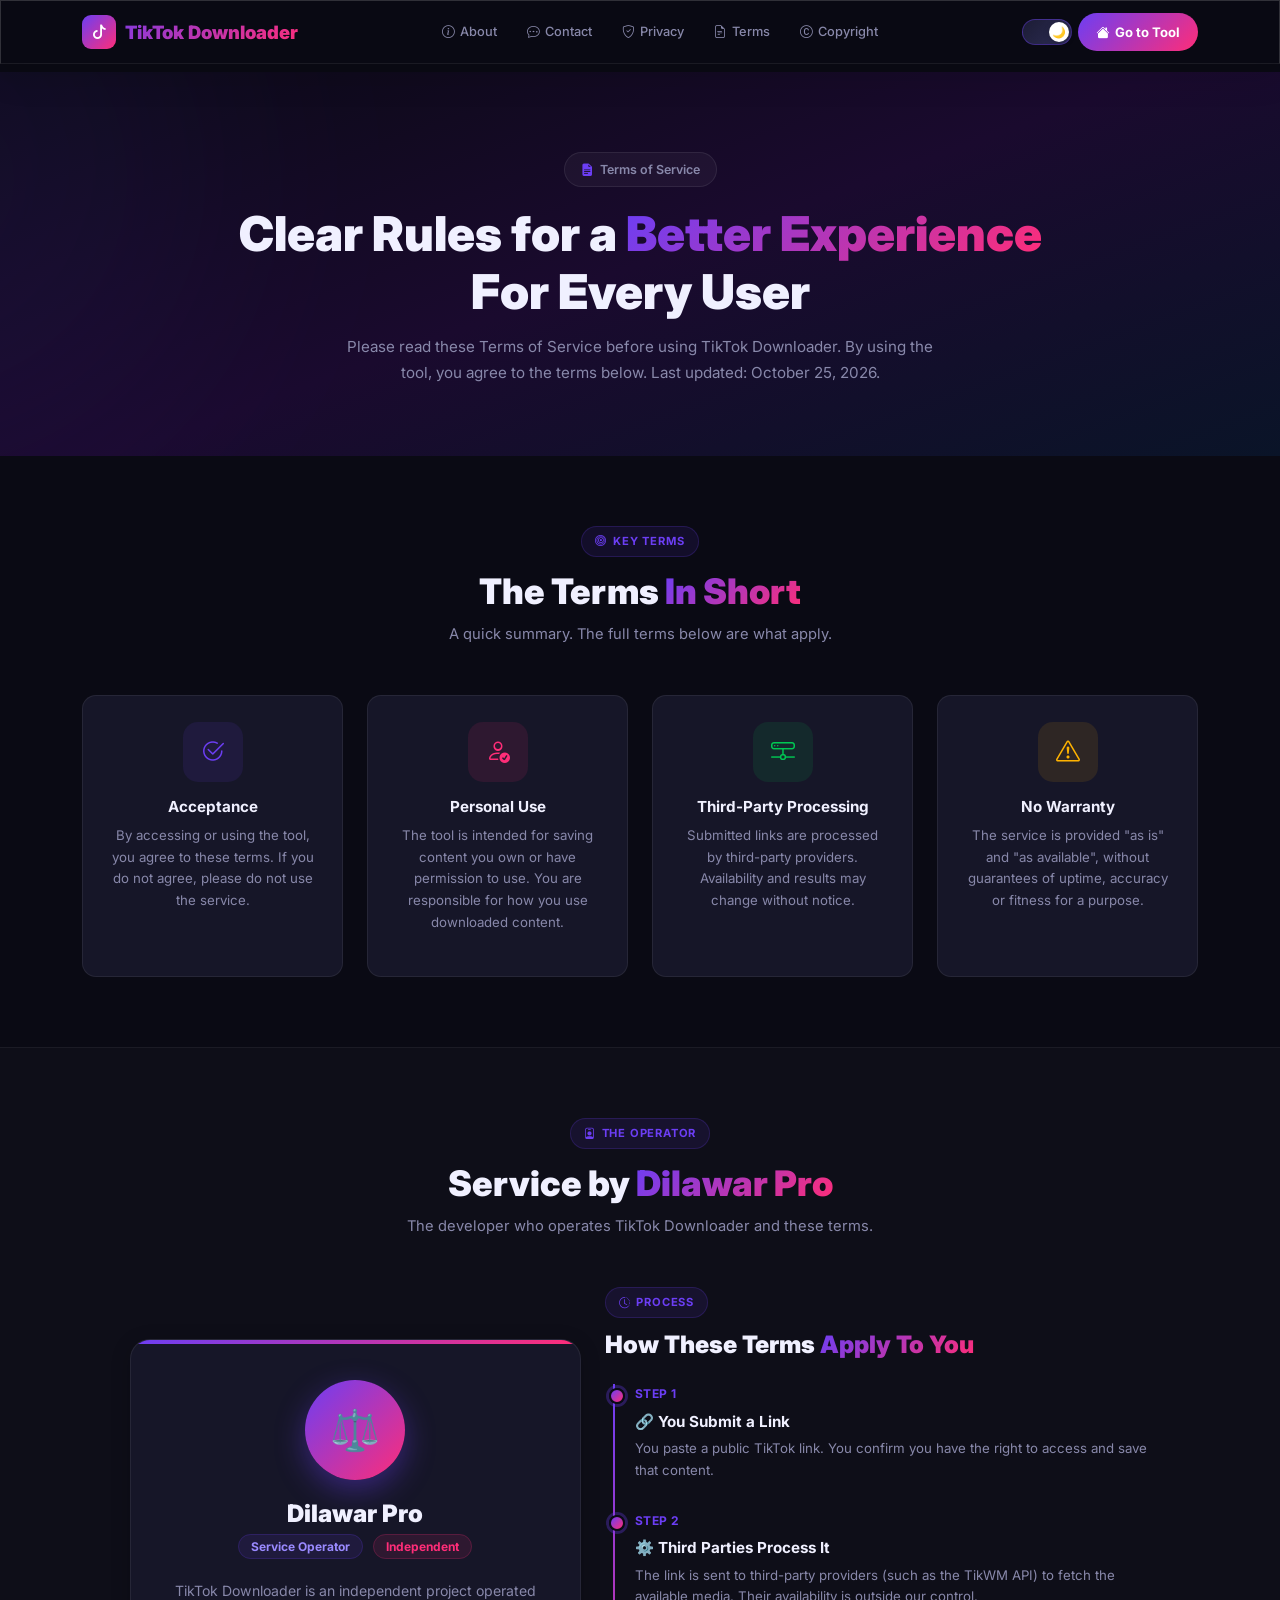
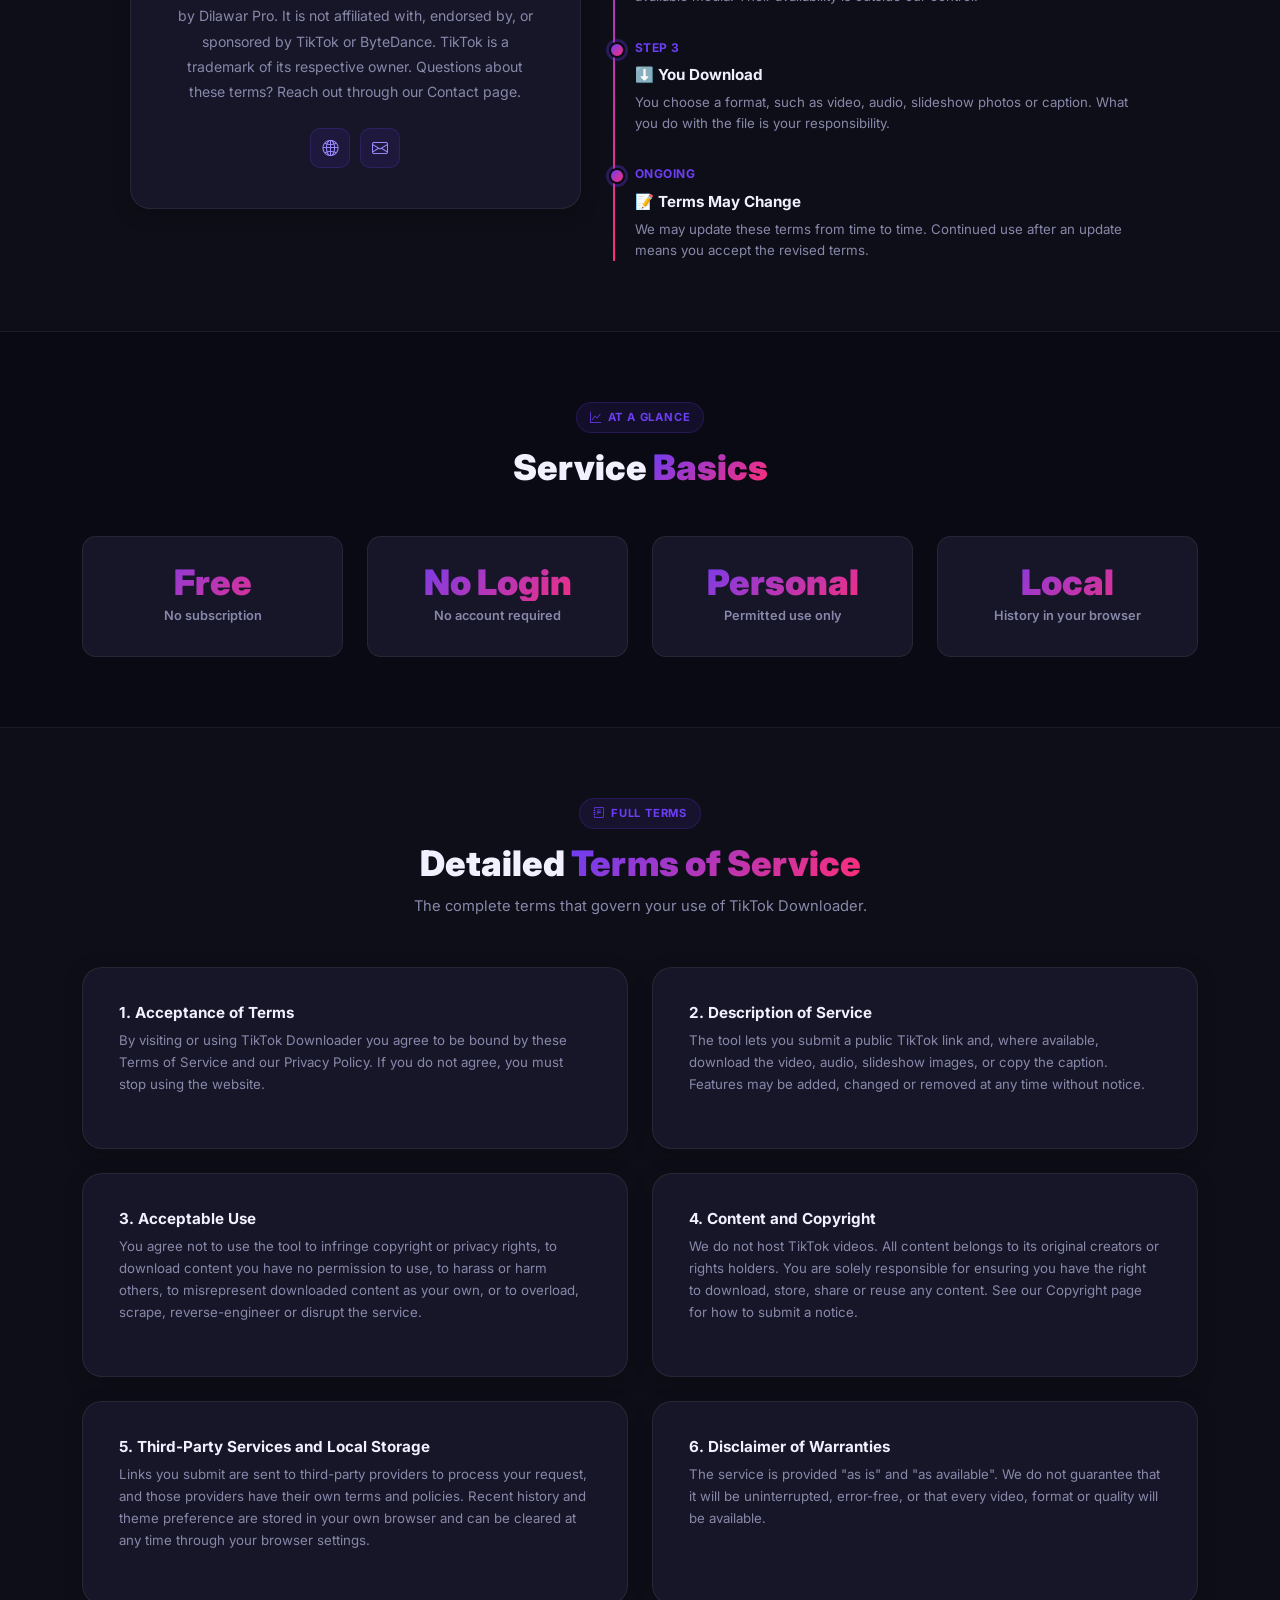
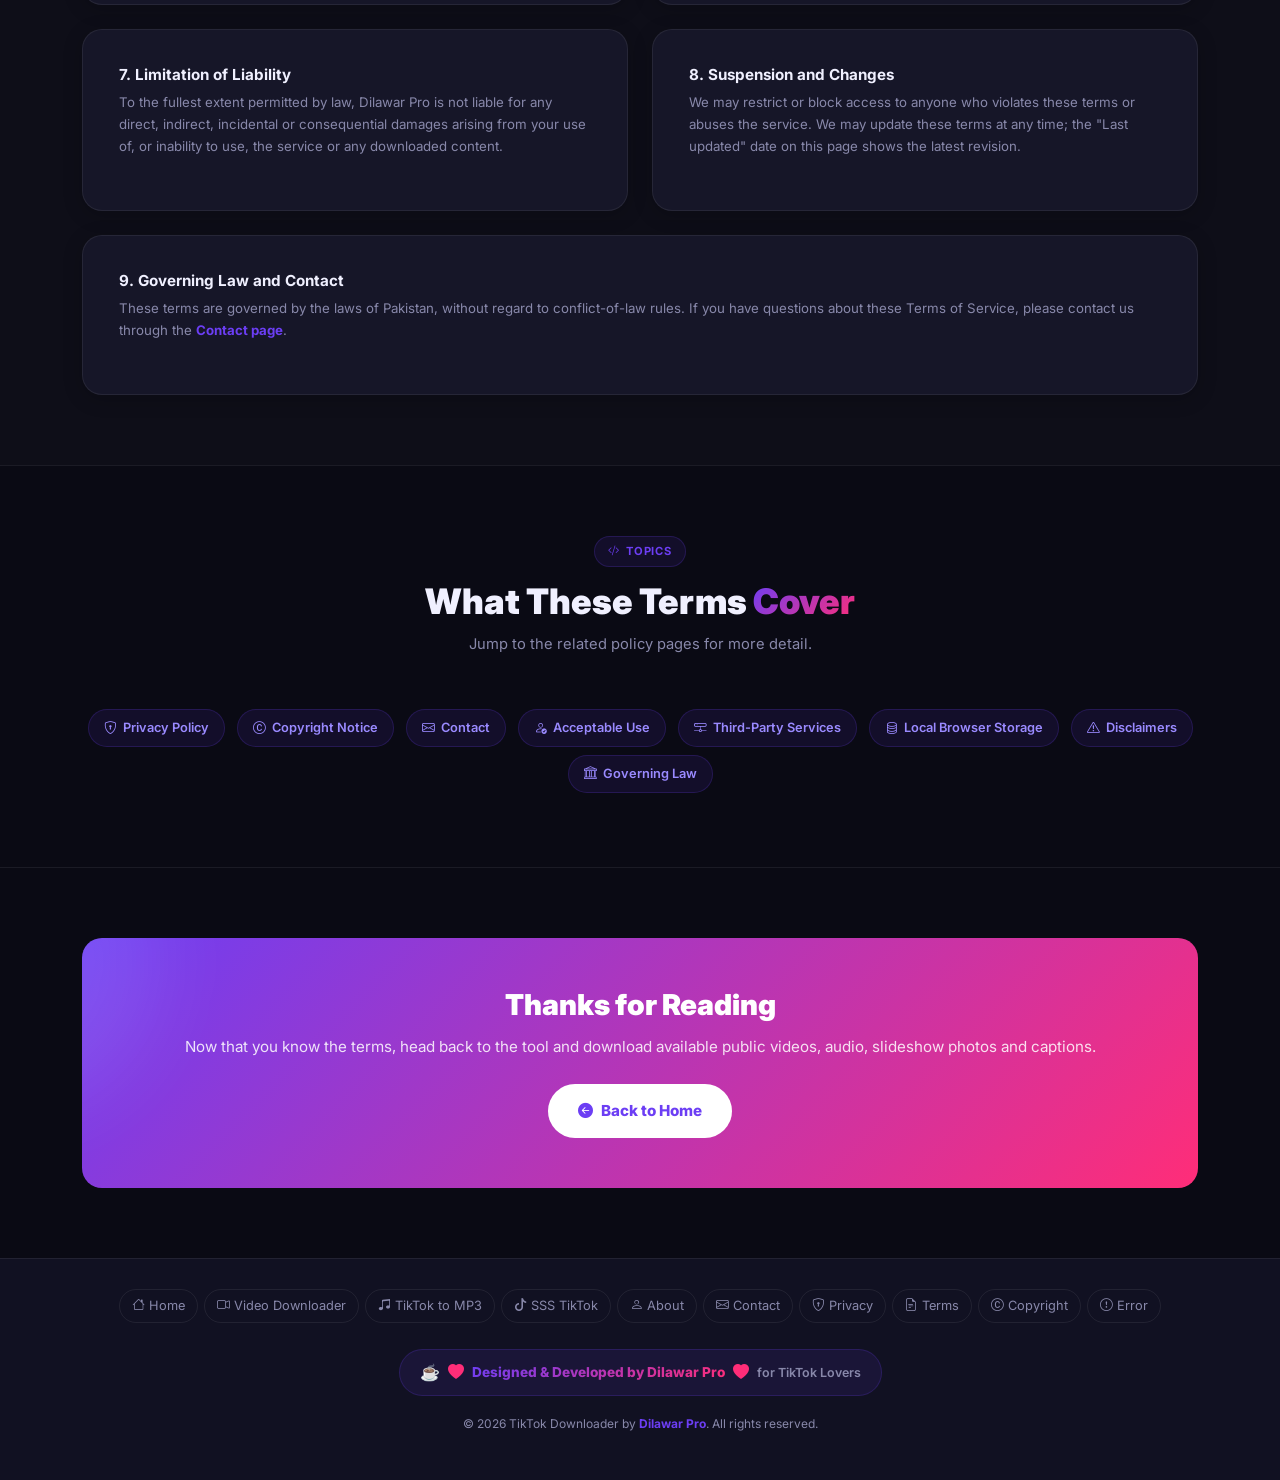
<file: tos.html>
<!DOCTYPE html>
<html lang="en" data-theme="dark">
<head>
    <meta charset="UTF-8">
    <meta name="viewport" content="width=device-width, initial-scale=1.0">
    <title>Terms of Service - TikTok Downloader by Dilawar Pro</title>
    <meta name="description" content="Read the Terms of Service for TikTok Downloader: acceptable use, third-party processing, local history, copyright responsibility, disclaimers and more.">
    <meta name="robots" content="index, follow">
    <link rel="canonical" href="https://tiktokvideodownload.app/terms-of-service.html">
    <link href="https://cdn.jsdelivr.net/npm/bootstrap@5.3.3/dist/css/bootstrap.min.css" rel="stylesheet">
    <link href="https://cdn.jsdelivr.net/npm/bootstrap-icons@1.11.3/font/bootstrap-icons.min.css" rel="stylesheet">
    <link href="https://fonts.googleapis.com/css2?family=Inter:wght@300;400;500;600;700;800;900&display=swap" rel="stylesheet">
    <style>
        :root { --primary:#6C3EF4; --secondary:#FF2D78; --accent:#00D4FF; --success:#00C853; --warning:#FFB300; --gradient:linear-gradient(135deg,#6C3EF4 0%,#FF2D78 100%); --gradient-btn:linear-gradient(135deg,#6C3EF4,#FF2D78); --font:'Inter',sans-serif; --radius:20px; --radius-md:14px; --radius-sm:10px; --transition:all 0.3s cubic-bezier(0.4,0,0.2,1); }
        [data-theme="dark"] { --bg:#0A0A14; --bg-secondary:#111122; --bg-card:#161628; --bg-input:rgba(255,255,255,0.06); --border-light:rgba(255,255,255,0.07); --text:#F0F0FF; --text-muted:#8888AA; --nav-bg:rgba(10,10,20,0.95); --shadow-card:0 4px 20px rgba(0,0,0,0.2); --glass:rgba(255,255,255,0.04); --glass-border:rgba(255,255,255,0.08); --section-alt:rgba(255,255,255,0.015); --tag-bg:rgba(108,62,244,0.1); --tag-border:rgba(108,62,244,0.2); --tag-color:#9A8AFF; }
        [data-theme="light"] { --bg:#F5F4FF; --bg-secondary:#EDEAFF; --bg-card:#FFFFFF; --bg-input:rgba(108,62,244,0.05); --border-light:rgba(108,62,244,0.08); --text:#1A1040; --text-muted:#6B5B95; --nav-bg:rgba(245,244,255,0.97); --shadow-card:0 4px 20px rgba(108,62,244,0.06); --glass:rgba(255,255,255,0.75); --glass-border:rgba(108,62,244,0.12); --section-alt:rgba(108,62,244,0.025); --tag-bg:rgba(108,62,244,0.07); --tag-border:rgba(108,62,244,0.14); --tag-color:#5429D4; }
        *,*::before,*::after{margin:0;padding:0;box-sizing:border-box;min-width:0;} html{scroll-behavior:smooth;width:100%;max-width:100vw;overflow-x:hidden;} body{font-family:var(--font);background:var(--bg);color:var(--text);width:100%;max-width:100vw;min-width:0;overflow-x:hidden;padding-top:calc(72px + env(safe-area-inset-top));line-height:1.7;transition:background 0.4s ease,color 0.4s ease;} ::selection{background:var(--primary);color:#fff;} ::-webkit-scrollbar{width:5px;} ::-webkit-scrollbar-track{background:var(--bg);} ::-webkit-scrollbar-thumb{background:var(--primary);border-radius:3px;} a{text-decoration:none;color:inherit;}

        .main-nav{background:var(--nav-bg);border:1px solid rgba(255,255,255,0.16);backdrop-filter:blur(24px);border-bottom:1px solid var(--border-light);box-shadow:0 12px 35px rgba(0,0,0,0.12);padding:12px 0;position:fixed;top:0;left:0;right:0;width:100%;z-index:1000;transition:var(--transition);background-clip:padding-box;}
        .brand{display:flex;align-items:center;gap:9px;font-size:1.15rem;font-weight:900;background:var(--gradient);-webkit-background-clip:text;-webkit-text-fill-color:transparent;background-clip:text;}
        .brand-ico{width:34px;height:34px;background:var(--gradient);border-radius:9px;display:flex;align-items:center;justify-content:center;color:white;font-size:0.9rem;-webkit-text-fill-color:white;flex-shrink:0;}
        .nav-center{display:flex;align-items:center;gap:2px;flex:1;justify-content:center;}
        .nav-link-item{color:var(--text-muted);font-weight:500;font-size:0.8rem;padding:6px 14px;border-radius:8px;transition:var(--transition);display:flex;align-items:center;gap:5px;text-decoration:none;}
        .nav-link-item:hover{color:var(--primary);background:var(--tag-bg);}
        .nav-links{display:flex;align-items:center;gap:6px;}
        .btn-home{display:inline-flex;align-items:center;gap:6px;background:var(--gradient-btn);color:white !important;-webkit-text-fill-color:white;border:none;border-radius:50px;padding:8px 18px;font-weight:700;font-size:0.82rem;transition:var(--transition);cursor:pointer;}
        .btn-home:hover{transform:translateY(-2px);box-shadow:0 8px 25px rgba(108,62,244,0.4);color:white;}
        .theme-toggle{display:inline-flex;align-items:center;gap:8px;cursor:pointer;}
        .tt-track{width:50px;height:26px;border-radius:50px;position:relative;transition:var(--transition);border:1.5px solid var(--border-light);flex-shrink:0;}
        [data-theme="dark"] .tt-track{background:linear-gradient(135deg,#1C1C35,#2D2D55);border-color:rgba(108,62,244,0.4);}
        [data-theme="light"] .tt-track{background:linear-gradient(135deg,#FFD700,#FFA500);border-color:#FFB300;}
        .tt-thumb{width:20px;height:20px;background:#fff;border-radius:50%;position:absolute;top:2px;left:2px;transition:var(--transition);display:flex;align-items:center;justify-content:center;font-size:11px;box-shadow:0 2px 6px rgba(0,0,0,0.2);}
        [data-theme="dark"] .tt-thumb{transform:translateX(24px);}

        .page-hero{background:linear-gradient(160deg,#0A0A14 0%,#1A0A2E 50%,#0A1428 100%);padding:80px 0 70px;position:relative;overflow:hidden;text-align:center;}
        [data-theme="light"] .page-hero{background:linear-gradient(160deg,#EDE9FF 0%,#F5E6FF 50%,#E8F0FF 100%);}
        .page-hero::before{content:'';position:absolute;top:-50%;left:-30%;width:600px;height:600px;background:var(--primary);border-radius:50%;filter:blur(120px);opacity:0.08;}
        .page-hero-inner{position:relative;z-index:2;}
        .page-badge{display:inline-flex;align-items:center;gap:7px;background:var(--glass);border:1px solid var(--glass-border);border-radius:50px;padding:6px 16px;font-size:0.78rem;font-weight:600;color:var(--text-muted);margin-bottom:18px;}
        .page-title{font-size:clamp(2rem,4vw,3rem);font-weight:900;margin-bottom:14px;}
        .text-gradient{background:var(--gradient);-webkit-background-clip:text;-webkit-text-fill-color:transparent;background-clip:text;}
        .page-subtitle{color:var(--text-muted);font-size:0.95rem;max-width:600px;margin:0 auto;}

        .section-pad{padding:70px 0;}
        .section-alt{background:var(--section-alt);}
        .divider{height:1px;background:var(--border-light);}
        .section-label{display:inline-flex;align-items:center;gap:6px;background:var(--tag-bg);border:1px solid var(--tag-border);color:var(--primary);padding:5px 13px;border-radius:50px;font-size:0.7rem;font-weight:700;text-transform:uppercase;letter-spacing:0.8px;margin-bottom:13px;}
        .section-title{font-size:clamp(1.6rem,3vw,2.2rem);font-weight:900;line-height:1.2;margin-bottom:10px;}
        .section-desc{color:var(--text-muted);font-size:0.92rem;max-width:560px;margin:0 auto;}

        /* ABOUT CARD */
        .about-card{background:var(--bg-card);border:1px solid var(--border-light);border-radius:var(--radius);padding:36px;box-shadow:var(--shadow-card);height:100%;transition:var(--transition);}
        .about-card:hover{box-shadow:0 8px 30px rgba(108,62,244,0.12);transform:translateY(-3px);}

        /* CREATOR */
        .creator-card{background:var(--bg-card);border:1px solid var(--border-light);border-radius:var(--radius);padding:40px;box-shadow:var(--shadow-card);text-align:center;position:relative;overflow:hidden;}
        .creator-card::before{content:'';position:absolute;top:0;left:0;right:0;height:4px;background:var(--gradient);}
        .creator-avatar{width:100px;height:100px;background:var(--gradient);border-radius:50%;display:flex;align-items:center;justify-content:center;font-size:2.5rem;margin:0 auto 20px;box-shadow:0 10px 30px rgba(108,62,244,0.4);}
        .creator-name{font-size:1.5rem;font-weight:900;margin-bottom:5px;}
        .creator-role{color:var(--text-muted);font-size:0.88rem;margin-bottom:20px;}
        .creator-bio{color:var(--text-muted);font-size:0.88rem;line-height:1.8;margin-bottom:24px;}
        .social-links{display:flex;gap:10px;justify-content:center;}
        .soc-btn{width:40px;height:40px;background:var(--tag-bg);border:1px solid var(--tag-border);border-radius:10px;display:flex;align-items:center;justify-content:center;color:var(--tag-color);font-size:1rem;transition:var(--transition);}
        .soc-btn:hover{background:var(--primary);color:white;border-color:var(--primary);transform:translateY(-3px);}

        /* TIMELINE */
        .timeline{position:relative;padding-left:30px;}
        .timeline::before{content:'';position:absolute;left:8px;top:0;bottom:0;width:2px;background:linear-gradient(to bottom,var(--primary),var(--secondary));}
        .timeline-item{position:relative;margin-bottom:30px;}
        .timeline-item:last-child{margin-bottom:0;}
        .timeline-dot{position:absolute;left:-26px;top:4px;width:16px;height:16px;background:var(--gradient-btn);border-radius:50%;border:2px solid var(--bg);box-shadow:0 0 0 3px rgba(108,62,244,0.3);}
        .timeline-year{font-size:0.75rem;font-weight:700;color:var(--primary);text-transform:uppercase;letter-spacing:0.5px;margin-bottom:4px;}
        .timeline-title{font-size:0.95rem;font-weight:700;color:var(--text);margin-bottom:4px;}
        .timeline-desc{font-size:0.83rem;color:var(--text-muted);line-height:1.6;}

        /* MISSION CARDS */
        .mission-card{background:var(--bg-card);border:1px solid var(--border-light);border-radius:var(--radius-md);padding:26px;text-align:center;transition:var(--transition);height:100%;}
        .mission-card:hover{border-color:rgba(108,62,244,0.3);transform:translateY(-4px);box-shadow:0 12px 35px rgba(108,62,244,0.12);}
        .mission-icon{width:60px;height:60px;border-radius:15px;display:flex;align-items:center;justify-content:center;margin:0 auto 16px;font-size:1.5rem;}
        .mi-1{background:rgba(108,62,244,0.1);color:var(--primary);}
        .mi-2{background:rgba(255,45,120,0.1);color:var(--secondary);}
        .mi-3{background:rgba(0,200,83,0.1);color:var(--success);}
        .mi-4{background:rgba(255,179,0,0.1);color:var(--warning);}
        .mission-title{font-size:0.95rem;font-weight:700;margin-bottom:8px;color:var(--text);}
        .mission-desc{font-size:0.83rem;color:var(--text-muted);line-height:1.65;}

        /* STATS */
        .stat-card{background:var(--bg-card);border:1px solid var(--border-light);border-radius:var(--radius-md);padding:28px;text-align:center;transition:var(--transition);}
        .stat-card:hover{border-color:rgba(108,62,244,0.3);transform:translateY(-3px);}
        .stat-num{font-size:2.2rem;font-weight:900;background:var(--gradient);-webkit-background-clip:text;-webkit-text-fill-color:transparent;background-clip:text;display:block;line-height:1;}
        .stat-lbl{font-size:0.8rem;color:var(--text-muted);font-weight:600;margin-top:5px;}

        /* TECH STACK */
        .tech-tag{display:inline-flex;align-items:center;gap:6px;background:var(--tag-bg);border:1px solid var(--tag-border);color:var(--tag-color);padding:7px 15px;border-radius:50px;font-size:0.8rem;font-weight:600;margin:4px;transition:var(--transition);}
        .tech-tag:hover{background:var(--primary);color:white;border-color:var(--primary);}

        /* CTA */
        .cta-section{background:var(--gradient-btn);border-radius:var(--radius);padding:50px;text-align:center;position:relative;overflow:hidden;}
        .cta-section::before{content:'';position:absolute;top:-50%;left:-20%;width:300px;height:300px;background:rgba(255,255,255,0.1);border-radius:50%;filter:blur(40px);}
        .cta-title{font-size:1.8rem;font-weight:900;color:white;margin-bottom:12px;}
        .cta-desc{color:rgba(255,255,255,0.85);font-size:0.95rem;margin-bottom:24px;}
        .btn-cta-white{display:inline-flex;align-items:center;gap:8px;background:white;color:var(--primary);border:none;border-radius:50px;padding:14px 30px;font-weight:800;font-size:0.95rem;transition:var(--transition);cursor:pointer;}
        .btn-cta-white:hover{transform:translateY(-2px);box-shadow:0 10px 30px rgba(0,0,0,0.2);}

        .page-footer{background:var(--bg-secondary);border-top:1px solid var(--border-light);padding:30px 0;text-align:center;}
        .footer-links{display:flex;flex-wrap:wrap;gap:6px;justify-content:center;margin-bottom:16px;}
        .footer-link{color:var(--text-muted);font-size:0.8rem;padding:5px 12px;border-radius:20px;transition:var(--transition);border:1px solid var(--border-light);}
        .footer-link:hover{color:var(--primary);border-color:var(--primary);background:var(--tag-bg);}
        .watermark-wrap{display:inline-flex;align-items:center;gap:8px;background:var(--tag-bg);border:1px solid var(--tag-border);border-radius:50px;padding:9px 20px;margin:10px 0;transition:var(--transition);}
        .watermark-wrap:hover{background:var(--gradient-btn);border-color:transparent;transform:scale(1.02);}
        .watermark-wrap:hover .wm-text{-webkit-text-fill-color:white;}
        .watermark-wrap:hover .wm-heart{color:white;}
        .wm-text{background:var(--gradient);-webkit-background-clip:text;-webkit-text-fill-color:transparent;background-clip:text;font-weight:800;font-size:0.85rem;}
        .wm-heart{color:var(--secondary);animation:heartbeat 1.3s ease-in-out infinite;}
        .wm-coffee{color:#FFB300;}
        @keyframes heartbeat{0%,100%{transform:scale(1);}25%{transform:scale(1.3);}75%{transform:scale(1.15);}}
        @keyframes fadeInUp{from{opacity:0;transform:translateY(20px);}to{opacity:1;transform:translateY(0);}}
        .fade-in{animation:fadeInUp 0.6s ease both;}
    </style>
</head>
<body>

<!-- NAVBAR -->
<nav class="main-nav" role="navigation" aria-label="Main navigation">
    <div class="container">
        <div class="d-flex align-items-center justify-content-between gap-2">
            <a href="./index.html" class="brand">
                <span class="brand-ico"><i class="bi bi-tiktok"></i></span>
                TikTok Downloader
            </a>
            <div class="nav-center">
                <a href="./about.html" class="nav-link-item"><i class="bi bi-info-circle"></i> About</a>
                <a href="./contact.html" class="nav-link-item"><i class="bi bi-chat-dots"></i> Contact</a>
                <a href="./privacy-policy.html" class="nav-link-item"><i class="bi bi-shield-check"></i> Privacy</a>
                <a href="./terms-of-service.html" class="nav-link-item"><i class="bi bi-file-earmark-text"></i> Terms</a>
                <a href="./copyright.html" class="nav-link-item"><i class="bi bi-c-circle"></i> Copyright</a>
            </div>
            <div class="nav-links">
                <div class="theme-toggle" onclick="toggleTheme()" tabindex="0" role="switch" aria-label="Toggle theme">
                    <div class="tt-track"><div class="tt-thumb" id="ttThumb"><span id="ttEmoji">🌙</span></div></div>
                </div>
                <a href="./index.html" class="btn-home">
                    <i class="bi bi-house-fill"></i> Go to Tool
                </a>
            </div>
        </div>
    </div>
</nav>

<!-- HERO -->
<section class="page-hero" aria-labelledby="about-title">
    <div class="container page-hero-inner">
        <div class="page-badge"><i class="bi bi-file-earmark-text-fill" style="color:var(--primary);"></i> Terms of Service</div>
        <h1 class="page-title" id="about-title">
            Clear Rules for a <span class="text-gradient">Better Experience</span><br>For Every User
        </h1>
        <p class="page-subtitle">
            Please read these Terms of Service before using TikTok Downloader. By using the tool,
            you agree to the terms below. Last updated: October 25, 2026.
        </p>
    </div>
</section>

<!-- MISSION -->
<section class="section-pad">
    <div class="container">
        <div class="text-center mb-5">
            <span class="section-label"><i class="bi bi-bullseye"></i> Key Terms</span>
            <h2 class="section-title">The Terms <span class="text-gradient">In Short</span></h2>
            <p class="section-desc">A quick summary. The full terms below are what apply.</p>
        </div>
        <div class="row g-4">
            <div class="col-sm-6 col-lg-3">
                <div class="mission-card">
                    <div class="mission-icon mi-1"><i class="bi bi-check2-circle"></i></div>
                    <h3 class="mission-title">Acceptance</h3>
                    <p class="mission-desc">By accessing or using the tool, you agree to these terms. If you do not agree, please do not use the service.</p>
                </div>
            </div>
            <div class="col-sm-6 col-lg-3">
                <div class="mission-card">
                    <div class="mission-icon mi-2"><i class="bi bi-person-check"></i></div>
                    <h3 class="mission-title">Personal Use</h3>
                    <p class="mission-desc">The tool is intended for saving content you own or have permission to use. You are responsible for how you use downloaded content.</p>
                </div>
            </div>
            <div class="col-sm-6 col-lg-3">
                <div class="mission-card">
                    <div class="mission-icon mi-3"><i class="bi bi-hdd-network"></i></div>
                    <h3 class="mission-title">Third-Party Processing</h3>
                    <p class="mission-desc">Submitted links are processed by third-party providers. Availability and results may change without notice.</p>
                </div>
            </div>
            <div class="col-sm-6 col-lg-3">
                <div class="mission-card">
                    <div class="mission-icon mi-4"><i class="bi bi-exclamation-triangle"></i></div>
                    <h3 class="mission-title">No Warranty</h3>
                    <p class="mission-desc">The service is provided "as is" and "as available", without guarantees of uptime, accuracy or fitness for a purpose.</p>
                </div>
            </div>
        </div>
    </div>
</section>

<div class="divider"></div>

<!-- CREATOR -->
<section class="section-pad section-alt">
    <div class="container">
        <div class="text-center mb-5">
            <span class="section-label"><i class="bi bi-person-badge"></i> The Operator</span>
            <h2 class="section-title">Service by <span class="text-gradient">Dilawar Pro</span></h2>
            <p class="section-desc">The developer who operates TikTok Downloader and these terms.</p>
        </div>
        <div class="row g-4 align-items-center justify-content-center">
            <div class="col-lg-5">
                <div class="creator-card">
                    <div class="creator-avatar">⚖️</div>
                    <h2 class="creator-name">Dilawar Pro</h2>
                    <div class="creator-role">
                        <span style="background:var(--tag-bg);border:1px solid var(--tag-border);color:var(--tag-color);padding:4px 12px;border-radius:50px;font-size:0.75rem;font-weight:700;">Service Operator</span>
                        <span style="background:rgba(255,45,120,0.1);border:1px solid rgba(255,45,120,0.2);color:var(--secondary);padding:4px 12px;border-radius:50px;font-size:0.75rem;font-weight:700;margin-left:6px;">Independent</span>
                    </div>
                    <p class="creator-bio">
                        TikTok Downloader is an independent project operated by Dilawar Pro. It is not affiliated
                        with, endorsed by, or sponsored by TikTok or ByteDance. TikTok is a trademark of its
                        respective owner. Questions about these terms? Reach out through our Contact page.
                    </p>
                    <div class="social-links">
                        <a href="https://dilawarpro.com" target="_blank" rel="noopener" class="soc-btn" aria-label="Website"><i class="bi bi-globe2"></i></a>
                        <a href="./contact.html" class="soc-btn" aria-label="Contact"><i class="bi bi-envelope"></i></a>
                    </div>
                </div>
            </div>
            <div class="col-lg-6">
                <span class="section-label"><i class="bi bi-clock-history"></i> Process</span>
                <h3 class="section-title" style="font-size:1.5rem;margin-bottom:24px;">How These Terms <span class="text-gradient">Apply To You</span></h3>
                <div class="timeline">
                    <div class="timeline-item">
                        <div class="timeline-dot"></div>
                        <div class="timeline-year">Step 1</div>
                        <div class="timeline-title">🔗 You Submit a Link</div>
                        <div class="timeline-desc">You paste a public TikTok link. You confirm you have the right to access and save that content.</div>
                    </div>
                    <div class="timeline-item">
                        <div class="timeline-dot"></div>
                        <div class="timeline-year">Step 2</div>
                        <div class="timeline-title">⚙️ Third Parties Process It</div>
                        <div class="timeline-desc">The link is sent to third-party providers (such as the TikWM API) to fetch the available media. Their availability is outside our control.</div>
                    </div>
                    <div class="timeline-item">
                        <div class="timeline-dot"></div>
                        <div class="timeline-year">Step 3</div>
                        <div class="timeline-title">⬇️ You Download</div>
                        <div class="timeline-desc">You choose a format, such as video, audio, slideshow photos or caption. What you do with the file is your responsibility.</div>
                    </div>
                    <div class="timeline-item">
                        <div class="timeline-dot"></div>
                        <div class="timeline-year">Ongoing</div>
                        <div class="timeline-title">📝 Terms May Change</div>
                        <div class="timeline-desc">We may update these terms from time to time. Continued use after an update means you accept the revised terms.</div>
                    </div>
                </div>
            </div>
        </div>
    </div>
</section>

<div class="divider"></div>

<!-- STATS -->
<section class="section-pad">
    <div class="container">
        <div class="text-center mb-5">
            <span class="section-label"><i class="bi bi-graph-up"></i> At A Glance</span>
            <h2 class="section-title">Service <span class="text-gradient">Basics</span></h2>
        </div>
        <div class="row g-4">
            <div class="col-6 col-md-3"><div class="stat-card"><span class="stat-num">Free</span><span class="stat-lbl">No subscription</span></div></div>
            <div class="col-6 col-md-3"><div class="stat-card"><span class="stat-num">No Login</span><span class="stat-lbl">No account required</span></div></div>
            <div class="col-6 col-md-3"><div class="stat-card"><span class="stat-num">Personal</span><span class="stat-lbl">Permitted use only</span></div></div>
            <div class="col-6 col-md-3"><div class="stat-card"><span class="stat-num">Local</span><span class="stat-lbl">History in your browser</span></div></div>
        </div>
    </div>
</section>

<div class="divider"></div>

<!-- DETAILED TERMS -->
<section class="section-pad section-alt">
    <div class="container">
        <div class="text-center mb-5">
            <span class="section-label"><i class="bi bi-journal-text"></i> Full Terms</span>
            <h2 class="section-title">Detailed <span class="text-gradient">Terms of Service</span></h2>
            <p class="section-desc">The complete terms that govern your use of TikTok Downloader.</p>
        </div>
        <div class="row g-4">
            <div class="col-md-6">
                <div class="about-card">
                    <h3 class="mission-title">1. Acceptance of Terms</h3>
                    <p class="mission-desc">By visiting or using TikTok Downloader you agree to be bound by these Terms of Service and our Privacy Policy. If you do not agree, you must stop using the website.</p>
                </div>
            </div>
            <div class="col-md-6">
                <div class="about-card">
                    <h3 class="mission-title">2. Description of Service</h3>
                    <p class="mission-desc">The tool lets you submit a public TikTok link and, where available, download the video, audio, slideshow images, or copy the caption. Features may be added, changed or removed at any time without notice.</p>
                </div>
            </div>
            <div class="col-md-6">
                <div class="about-card">
                    <h3 class="mission-title">3. Acceptable Use</h3>
                    <p class="mission-desc">You agree not to use the tool to infringe copyright or privacy rights, to download content you have no permission to use, to harass or harm others, to misrepresent downloaded content as your own, or to overload, scrape, reverse-engineer or disrupt the service.</p>
                </div>
            </div>
            <div class="col-md-6">
                <div class="about-card">
                    <h3 class="mission-title">4. Content and Copyright</h3>
                    <p class="mission-desc">We do not host TikTok videos. All content belongs to its original creators or rights holders. You are solely responsible for ensuring you have the right to download, store, share or reuse any content. See our Copyright page for how to submit a notice.</p>
                </div>
            </div>
            <div class="col-md-6">
                <div class="about-card">
                    <h3 class="mission-title">5. Third-Party Services and Local Storage</h3>
                    <p class="mission-desc">Links you submit are sent to third-party providers to process your request, and those providers have their own terms and policies. Recent history and theme preference are stored in your own browser and can be cleared at any time through your browser settings.</p>
                </div>
            </div>
            <div class="col-md-6">
                <div class="about-card">
                    <h3 class="mission-title">6. Disclaimer of Warranties</h3>
                    <p class="mission-desc">The service is provided "as is" and "as available". We do not guarantee that it will be uninterrupted, error-free, or that every video, format or quality will be available.</p>
                </div>
            </div>
            <div class="col-md-6">
                <div class="about-card">
                    <h3 class="mission-title">7. Limitation of Liability</h3>
                    <p class="mission-desc">To the fullest extent permitted by law, Dilawar Pro is not liable for any direct, indirect, incidental or consequential damages arising from your use of, or inability to use, the service or any downloaded content.</p>
                </div>
            </div>
            <div class="col-md-6">
                <div class="about-card">
                    <h3 class="mission-title">8. Suspension and Changes</h3>
                    <p class="mission-desc">We may restrict or block access to anyone who violates these terms or abuses the service. We may update these terms at any time; the "Last updated" date on this page shows the latest revision.</p>
                </div>
            </div>
            <div class="col-12">
                <div class="about-card">
                    <h3 class="mission-title">9. Governing Law and Contact</h3>
                    <p class="mission-desc">These terms are governed by the laws of Pakistan, without regard to conflict-of-law rules. If you have questions about these Terms of Service, please contact us through the <a href="./contact.html" style="color:var(--primary);font-weight:700;">Contact page</a>.</p>
                </div>
            </div>
        </div>
    </div>
</section>

<div class="divider"></div>

<!-- TECH STACK -->
<section class="section-pad">
    <div class="container">
        <div class="text-center mb-5">
            <span class="section-label"><i class="bi bi-code-slash"></i> Topics</span>
            <h2 class="section-title">What These Terms <span class="text-gradient">Cover</span></h2>
            <p class="section-desc">Jump to the related policy pages for more detail.</p>
        </div>
        <div class="text-center">
            <a href="./privacy-policy.html" class="tech-tag"><i class="bi bi-shield-lock"></i> Privacy Policy</a>
            <a href="./copyright.html" class="tech-tag"><i class="bi bi-c-circle"></i> Copyright Notice</a>
            <a href="./contact.html" class="tech-tag"><i class="bi bi-envelope"></i> Contact</a>
            <span class="tech-tag"><i class="bi bi-person-check"></i> Acceptable Use</span>
            <span class="tech-tag"><i class="bi bi-hdd-network"></i> Third-Party Services</span>
            <span class="tech-tag"><i class="bi bi-database"></i> Local Browser Storage</span>
            <span class="tech-tag"><i class="bi bi-exclamation-triangle"></i> Disclaimers</span>
            <span class="tech-tag"><i class="bi bi-bank"></i> Governing Law</span>
        </div>
    </div>
</section>

<div class="divider"></div>

<!-- CTA -->
<section class="section-pad">
    <div class="container">
        <div class="cta-section">
            <div style="position:relative;z-index:1;">
                <h2 class="cta-title">Thanks for Reading</h2>
                <p class="cta-desc">Now that you know the terms, head back to the tool and download available public videos, audio, slideshow photos and captions.</p>
                <a href="./index.html" class="btn-cta-white">
                    <i class="bi bi-arrow-left-circle-fill"></i> Back to Home
                </a>
            </div>
        </div>
    </div>
</section>

<!-- FOOTER -->
<footer class="page-footer" role="contentinfo">
    <div class="container">
        <div class="footer-links">
            <a href="./index.html" class="footer-link"><i class="bi bi-house"></i> Home</a>
            <a href="./tiktok-downloader.html" class="footer-link"><i class="bi bi-camera-video"></i> Video Downloader</a>
            <a href="./tiktok-mp3.html" class="footer-link"><i class="bi bi-music-note-beamed"></i> TikTok to MP3</a>
            <a href="./ssstiktok.html" class="footer-link"><i class="bi bi-tiktok"></i> SSS TikTok</a>
            <a href="./about.html" class="footer-link"><i class="bi bi-person"></i> About</a>
            <a href="./contact.html" class="footer-link"><i class="bi bi-envelope"></i> Contact</a>
            <a href="./privacy-policy.html" class="footer-link"><i class="bi bi-shield-lock"></i> Privacy</a>
            <a href="./terms-of-service.html" class="footer-link"><i class="bi bi-file-earmark-text"></i> Terms</a>
            <a href="./copyright.html" class="footer-link"><i class="bi bi-c-circle"></i> Copyright</a>
            <a href="./404.html" class="footer-link"><i class="bi bi-exclamation-circle"></i> Error</a>
        </div>
        <a href="https://dilawarpro.com" target="_blank" rel="noopener" class="watermark-wrap">
            <span class="wm-coffee">☕</span>
            <i class="bi bi-heart-fill wm-heart"></i>
            <span class="wm-text">Designed &amp; Developed by Dilawar Pro</span>
            <i class="bi bi-heart-fill wm-heart"></i>
            <span style="font-size:0.78rem;color:var(--text-muted);font-weight:600;">for TikTok Lovers</span>
        </a>
        <p style="font-size:0.75rem;color:var(--text-muted);margin-top:8px;">
            © <span id="yr"></span> TikTok Downloader by <a href="https://dilawarpro.com" target="_blank" rel="noopener" style="color:var(--primary);font-weight:700;">Dilawar Pro</a>. All rights reserved.
        </p>
    </div>
</footer>

<script>
    document.getElementById('yr').textContent = new Date().getFullYear();
    const savedTheme = localStorage.getItem('tt-theme') || 'dark';
    document.documentElement.setAttribute('data-theme', savedTheme);
    document.getElementById('ttEmoji').textContent = savedTheme === 'dark' ? '🌙' : '☀️';
    function toggleTheme() {
        const cur = document.documentElement.getAttribute('data-theme');
        const next = cur === 'dark' ? 'light' : 'dark';
        document.documentElement.setAttribute('data-theme', next);
        document.getElementById('ttEmoji').textContent = next === 'dark' ? '🌙' : '☀️';
        localStorage.setItem('tt-theme', next);
    }
    // Stats counter
    const obs = new IntersectionObserver(entries => {
        entries.forEach(e => {
            if (e.isIntersecting) {
                const el = e.target, target = parseInt(el.dataset.target), suffix = el.dataset.suffix || '';
                let cur = 0; const step = target / (1800/16);
                const t = setInterval(() => { cur = Math.min(cur+step,target); el.textContent = Math.floor(cur)+suffix; if(cur>=target) clearInterval(t); }, 16);
                obs.unobserve(el);
            }
        });
    }, { threshold: 0.5 });
    document.querySelectorAll('[data-target]').forEach(el => obs.observe(el));
</script>
</body>
</html>
</file>
